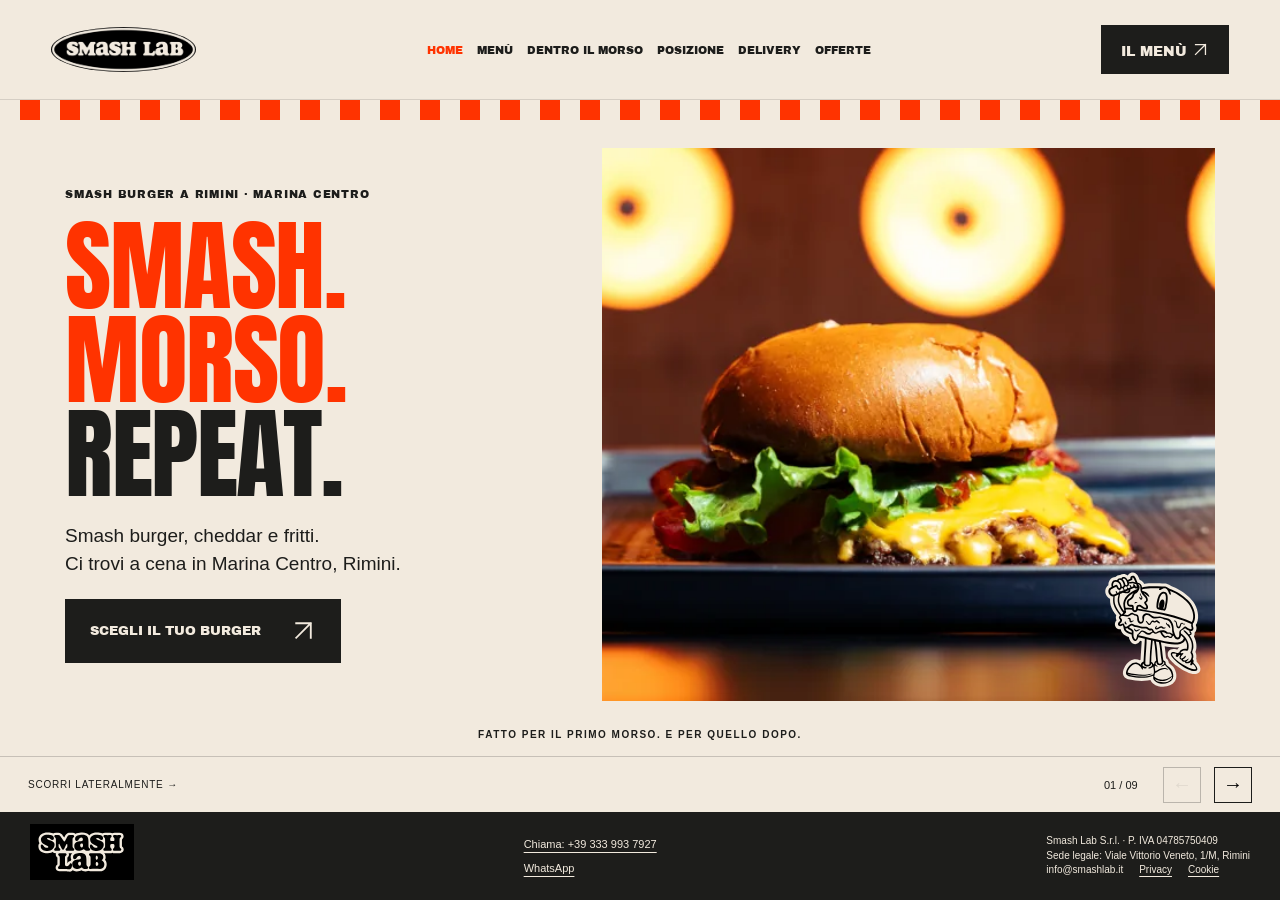
<file: index.html>
<!doctype html><html lang="it"><head><meta charset="utf-8"><meta name="viewport" content="width=device-width,initial-scale=1,viewport-fit=cover"><meta name="robots" content="noindex,nofollow"><title>Smash Burger a Rimini | Smash Lab – Marina Centro</title><link rel="stylesheet" href="styles.css?v=privacy-prezzi-20261102"><meta name="description" content="Smash burger a Rimini, in Viale Vittorio Veneto 1 a Marina Centro. Scopri hamburger, hot dog, fritti, prezzi e orari di Smash Lab."><meta property="og:type" content="website"><meta property="og:locale" content="it_IT"><meta property="og:site_name" content="Smash Lab Rimini"><meta property="og:title" content="Smash Burger a Rimini | Smash Lab – Marina Centro"><meta property="og:description" content="Smash burger a Rimini, in Viale Vittorio Veneto 1 a Marina Centro. Scopri hamburger, hot dog, fritti, prezzi e orari di Smash Lab."><meta name="twitter:card" content="summary_large_image"><link rel="icon" href="assets/smash/brand/favicon.ico" sizes="any"><link rel="icon" href="assets/smash/brand/favicon.png" type="image/png" sizes="32x32"><link rel="apple-touch-icon" href="assets/smash/brand/apple-touch-icon.png" sizes="180x180"><script type="application/ld+json">{"@context": "https://schema.org", "@type": "Restaurant", "@id": "#locale", "name": "Smash Lab", "description": "Smash burger, hot dog e fritti a Rimini, in Marina Centro.", "telephone": "+393339937927", "servesCuisine": ["Hamburger", "Smash burger"], "address": {"@type": "PostalAddress", "streetAddress": "Viale Vittorio Veneto, 1", "addressLocality": "Rimini", "postalCode": "47921", "addressRegion": "RN", "addressCountry": "IT"}, "openingHoursSpecification": [{"@type": "OpeningHoursSpecification", "dayOfWeek": ["Tuesday", "Wednesday", "Thursday"], "opens": "19:00", "closes": "22:30"}, {"@type": "OpeningHoursSpecification", "dayOfWeek": ["Friday", "Saturday"], "opens": "19:00", "closes": "23:00"}, {"@type": "OpeningHoursSpecification", "dayOfWeek": "Sunday", "opens": "19:00", "closes": "22:00"}], "sameAs": ["https://www.instagram.com/smashlab_rimini/", "https://www.facebook.com/p/SMASH-LAB-61577262377712/"], "legalName": "Smash Lab S.r.l.", "email": "info@smashlab.it"}</script><link rel="preload" href="assets/smash/fonts/Anton-Regular.ttf" as="font" type="font/ttf" crossorigin></head><body class="home-minimal"><a class="skip" href="#main">Salta al contenuto</a><header class="site-header"><a class="brand" href="index.html" aria-label="Smash Lab, home"><img src="assets/smash/brand/logo-oval.webp" alt="Smash Lab" width="700" height="215" decoding="async"></a><nav class="desktop-nav" aria-label="Navigazione principale"><a href="index.html" aria-current="page">Home</a><a href="menu.html">Menù</a><a href="dentro-il-morso.html">Dentro il morso</a><a href="posizione.html">Posizione</a><a href="delivery.html">Delivery</a><a href="offerte.html">Offerte</a></nav><a class="header-menu" href="menu.html">Il menù <svg class="ui-icon ui-arrow" viewBox="0 0 24 24" fill="none" stroke="currentColor" stroke-width="1.8" stroke-linecap="square" stroke-linejoin="miter" aria-hidden="true" focusable="false"><path d="M5 19 19 5M5 5h14v14"/></svg></a><button class="menu-toggle" aria-expanded="false" aria-controls="mobile-nav"><span>Menu</span><span class="menu-icon" aria-hidden="true"><svg class="ui-icon ui-menu" viewBox="0 0 24 24" fill="none" stroke="currentColor" stroke-width="2" aria-hidden="true" focusable="false"><path d="M3 6h18M3 12h18M3 18h18"/></svg></span></button></header><nav id="mobile-nav" class="mobile-nav" aria-label="Navigazione mobile" hidden><a href="index.html" aria-current="page">Home</a><a href="menu.html">Menù</a><a href="dentro-il-morso.html">Dentro il morso</a><a href="posizione.html">Posizione</a><a href="delivery.html">Delivery</a><a href="offerte.html">Offerte</a><p>Smash burger. Rimini.</p></nav><main id="main"><section class="hero"><div class="checker" aria-hidden="true"></div><div class="hero-copy"><h1 class="eyebrow hero-location">Smash burger a Rimini · Marina Centro</h1><p class="hero-title">Smash.<br>Morso.<br><span>Repeat.</span></p><p class="intro">Smash burger, cheddar e fritti.<br>Ci trovi a cena in Marina Centro, Rimini.</p><a class="button dark" href="menu.html">Scegli il tuo burger <span><svg class="ui-icon ui-arrow" viewBox="0 0 24 24" fill="none" stroke="currentColor" stroke-width="1.8" stroke-linecap="square" stroke-linejoin="miter" aria-hidden="true" focusable="false"><path d="M5 19 19 5M5 5h14v14"/></svg></span></a></div><div class="hero-visual"><picture class="hero-picture"><source media="(max-width:600px), (max-width:760px) and (pointer:coarse)" srcset="assets/smash/selected/hero-wide-small.webp 720w, assets/smash/selected/hero-wide.webp 1600w" sizes="100vw"><source media="(max-width:760px)" srcset="assets/smash/selected/hero-mobile-small.webp 720w, assets/smash/selected/hero-mobile.webp 1350w" sizes="100vw"><img class="hero-burger" src="assets/smash/selected/hero-wide.webp" srcset="assets/smash/selected/hero-wide-small.webp 720w, assets/smash/selected/hero-wide.webp 1600w" sizes="(min-width:1001px) 52vw, 100vw" alt="Smash burger di Smash Lab sul vassoio, Rimini Marina Centro" width="1600" height="1067" fetchpriority="high" decoding="async"></picture><img class="hero-badge" src="assets/smash/brand/mascot.svg" alt="Mascotte originale Smash Lab Rimini" width="160" height="190" decoding="async"></div><span class="hero-bottom">Fatto per il primo morso. E per quello dopo.</span></section><section class="reviews-strip" aria-labelledby="reviews-heading"><div class="reviews-heading"><div><p class="eyebrow">Il passaparola, quello buono.</p><h2 id="reviews-heading">Dicono di noi.</h2><p class="reviews-caption">Cinque recensioni a 5 stelle su Google, riportate integralmente.</p></div><div class="reviews-controls"><button type="button" data-reviews="prev" aria-label="Recensione precedente">←</button><button type="button" data-reviews="pause" aria-pressed="false">Pausa</button><button type="button" data-reviews="next" aria-label="Recensione successiva">→</button></div></div><div class="reviews-carousel" tabindex="0" role="region" aria-label="Recensioni selezionate, carosello automatico"><figure class="review-card"><div class="review-stars" role="img" aria-label="5 stelle su 5"><svg viewBox="0 0 24 24" aria-hidden="true" focusable="false"><path d="m12 2 3.1 6.3 7 .9-5.1 5 1.2 7-6.2-3.3L5.8 21l1.2-6.8-5.1-5 7-.9Z"/></svg><svg viewBox="0 0 24 24" aria-hidden="true" focusable="false"><path d="m12 2 3.1 6.3 7 .9-5.1 5 1.2 7-6.2-3.3L5.8 21l1.2-6.8-5.1-5 7-.9Z"/></svg><svg viewBox="0 0 24 24" aria-hidden="true" focusable="false"><path d="m12 2 3.1 6.3 7 .9-5.1 5 1.2 7-6.2-3.3L5.8 21l1.2-6.8-5.1-5 7-.9Z"/></svg><svg viewBox="0 0 24 24" aria-hidden="true" focusable="false"><path d="m12 2 3.1 6.3 7 .9-5.1 5 1.2 7-6.2-3.3L5.8 21l1.2-6.8-5.1-5 7-.9Z"/></svg><svg viewBox="0 0 24 24" aria-hidden="true" focusable="false"><path d="m12 2 3.1 6.3 7 .9-5.1 5 1.2 7-6.2-3.3L5.8 21l1.2-6.8-5.1-5 7-.9Z"/></svg></div><blockquote><p>Mi sono sentito bene. I ragazzi di Smash Lab hanno proprio ricercato la qualità del prodotto, impeccabile. Ho mangiato un Oklahoma double smash e patatine con cheddar e bacon, insieme ad una birra piccola. Totale: 24,50€, un po’ caro secondo me. Voto: 8.5/10 per panino, 7/10 per le patatine. La proposta sfida un po’ la richiesta locale di Rimini, che a mio avviso riguarda più altro come pesce o piadine. Il locale è molto curato. Il personale è fatto da ragazzi con voglia di fare. La posizione è ottima.</p><p>Pro: Qualità del cibo super, ambiente tranquillo, servizio iper veloce<br>Contro: Prezzo, troppo alto secondo me</p></blockquote><figcaption><strong>Manuel Notaro</strong><a href="https://www.google.com/maps?cid=4204788620813078760" target="_blank" rel="noopener noreferrer">Recensione su Google <svg class="ui-icon ui-arrow" viewBox="0 0 24 24" fill="none" stroke="currentColor" stroke-width="1.8" aria-hidden="true" focusable="false"><path d="M5 19 19 5M5 5h14v14"/></svg></a></figcaption></figure><figure class="review-card"><div class="review-stars" role="img" aria-label="5 stelle su 5"><svg viewBox="0 0 24 24" aria-hidden="true" focusable="false"><path d="m12 2 3.1 6.3 7 .9-5.1 5 1.2 7-6.2-3.3L5.8 21l1.2-6.8-5.1-5 7-.9Z"/></svg><svg viewBox="0 0 24 24" aria-hidden="true" focusable="false"><path d="m12 2 3.1 6.3 7 .9-5.1 5 1.2 7-6.2-3.3L5.8 21l1.2-6.8-5.1-5 7-.9Z"/></svg><svg viewBox="0 0 24 24" aria-hidden="true" focusable="false"><path d="m12 2 3.1 6.3 7 .9-5.1 5 1.2 7-6.2-3.3L5.8 21l1.2-6.8-5.1-5 7-.9Z"/></svg><svg viewBox="0 0 24 24" aria-hidden="true" focusable="false"><path d="m12 2 3.1 6.3 7 .9-5.1 5 1.2 7-6.2-3.3L5.8 21l1.2-6.8-5.1-5 7-.9Z"/></svg><svg viewBox="0 0 24 24" aria-hidden="true" focusable="false"><path d="m12 2 3.1 6.3 7 .9-5.1 5 1.2 7-6.2-3.3L5.8 21l1.2-6.8-5.1-5 7-.9Z"/></svg></div><blockquote><p>bella location, servizio ottimo, abbiamo aspettato circa una ventina di minuti per 5 hamburger quindi neanche troppo, prezzi forse leggermente alti ma sono completamente giustificati poichè il panino e le patatine sono veramente buonissimi. unica pecca, purtroppo, era che essendo pieni tutti i tavoli fuori ci siamo dovuti sedere dentro dove c’era l’aria condizionata spenta e faceva abbastanza caldo. Per il resto posto consigliatissimo e 5 stelle meritate perché si mangia veramente bene.</p></blockquote><figcaption><strong>Emanuele Margini (idol)</strong><a href="https://www.google.com/maps?cid=4204788620813078760" target="_blank" rel="noopener noreferrer">Recensione su Google <svg class="ui-icon ui-arrow" viewBox="0 0 24 24" fill="none" stroke="currentColor" stroke-width="1.8" aria-hidden="true" focusable="false"><path d="M5 19 19 5M5 5h14v14"/></svg></a></figcaption></figure><figure class="review-card"><div class="review-stars" role="img" aria-label="5 stelle su 5"><svg viewBox="0 0 24 24" aria-hidden="true" focusable="false"><path d="m12 2 3.1 6.3 7 .9-5.1 5 1.2 7-6.2-3.3L5.8 21l1.2-6.8-5.1-5 7-.9Z"/></svg><svg viewBox="0 0 24 24" aria-hidden="true" focusable="false"><path d="m12 2 3.1 6.3 7 .9-5.1 5 1.2 7-6.2-3.3L5.8 21l1.2-6.8-5.1-5 7-.9Z"/></svg><svg viewBox="0 0 24 24" aria-hidden="true" focusable="false"><path d="m12 2 3.1 6.3 7 .9-5.1 5 1.2 7-6.2-3.3L5.8 21l1.2-6.8-5.1-5 7-.9Z"/></svg><svg viewBox="0 0 24 24" aria-hidden="true" focusable="false"><path d="m12 2 3.1 6.3 7 .9-5.1 5 1.2 7-6.2-3.3L5.8 21l1.2-6.8-5.1-5 7-.9Z"/></svg><svg viewBox="0 0 24 24" aria-hidden="true" focusable="false"><path d="m12 2 3.1 6.3 7 .9-5.1 5 1.2 7-6.2-3.3L5.8 21l1.2-6.8-5.1-5 7-.9Z"/></svg></div><blockquote><p>Patatine e smash spaziali, veramente tutto buono e ci hanno servito anche velocemente.<br>Unica pecca, non ho ben capito la scelta di mettere il cheddar sul fondo delle patatine, abbiamo comunque raschiato il fondo pur di mangiarlo, però avrei apprezzato fosse completamente sulle patatine.</p></blockquote><figcaption><strong>Manuel Romanelli</strong><a href="https://www.google.com/maps?cid=4204788620813078760" target="_blank" rel="noopener noreferrer">Recensione su Google <svg class="ui-icon ui-arrow" viewBox="0 0 24 24" fill="none" stroke="currentColor" stroke-width="1.8" aria-hidden="true" focusable="false"><path d="M5 19 19 5M5 5h14v14"/></svg></a></figcaption></figure><figure class="review-card"><div class="review-stars" role="img" aria-label="5 stelle su 5"><svg viewBox="0 0 24 24" aria-hidden="true" focusable="false"><path d="m12 2 3.1 6.3 7 .9-5.1 5 1.2 7-6.2-3.3L5.8 21l1.2-6.8-5.1-5 7-.9Z"/></svg><svg viewBox="0 0 24 24" aria-hidden="true" focusable="false"><path d="m12 2 3.1 6.3 7 .9-5.1 5 1.2 7-6.2-3.3L5.8 21l1.2-6.8-5.1-5 7-.9Z"/></svg><svg viewBox="0 0 24 24" aria-hidden="true" focusable="false"><path d="m12 2 3.1 6.3 7 .9-5.1 5 1.2 7-6.2-3.3L5.8 21l1.2-6.8-5.1-5 7-.9Z"/></svg><svg viewBox="0 0 24 24" aria-hidden="true" focusable="false"><path d="m12 2 3.1 6.3 7 .9-5.1 5 1.2 7-6.2-3.3L5.8 21l1.2-6.8-5.1-5 7-.9Z"/></svg><svg viewBox="0 0 24 24" aria-hidden="true" focusable="false"><path d="m12 2 3.1 6.3 7 .9-5.1 5 1.2 7-6.2-3.3L5.8 21l1.2-6.8-5.1-5 7-.9Z"/></svg></div><blockquote><p>É la seconda volta che ceniamo allo smash Lab, come nella prima occasione siamo stati benissimo. I panini molto buoni, precisi come in foto, buonissimi sia quelli con la carne che con il pollo. Buone e particolari le salse che puoi aggiungere. Nota positiva anche per le patatine fritte, pienissime di cheddar e bacon. In generale un bel menu, bella scelta di panini. Sicuramente ritorneremo.</p></blockquote><figcaption><strong>Ilenia Ruscetti</strong><a href="https://www.google.com/maps?cid=4204788620813078760" target="_blank" rel="noopener noreferrer">Recensione su Google <svg class="ui-icon ui-arrow" viewBox="0 0 24 24" fill="none" stroke="currentColor" stroke-width="1.8" aria-hidden="true" focusable="false"><path d="M5 19 19 5M5 5h14v14"/></svg></a></figcaption></figure><figure class="review-card"><div class="review-stars" role="img" aria-label="5 stelle su 5"><svg viewBox="0 0 24 24" aria-hidden="true" focusable="false"><path d="m12 2 3.1 6.3 7 .9-5.1 5 1.2 7-6.2-3.3L5.8 21l1.2-6.8-5.1-5 7-.9Z"/></svg><svg viewBox="0 0 24 24" aria-hidden="true" focusable="false"><path d="m12 2 3.1 6.3 7 .9-5.1 5 1.2 7-6.2-3.3L5.8 21l1.2-6.8-5.1-5 7-.9Z"/></svg><svg viewBox="0 0 24 24" aria-hidden="true" focusable="false"><path d="m12 2 3.1 6.3 7 .9-5.1 5 1.2 7-6.2-3.3L5.8 21l1.2-6.8-5.1-5 7-.9Z"/></svg><svg viewBox="0 0 24 24" aria-hidden="true" focusable="false"><path d="m12 2 3.1 6.3 7 .9-5.1 5 1.2 7-6.2-3.3L5.8 21l1.2-6.8-5.1-5 7-.9Z"/></svg><svg viewBox="0 0 24 24" aria-hidden="true" focusable="false"><path d="m12 2 3.1 6.3 7 .9-5.1 5 1.2 7-6.2-3.3L5.8 21l1.2-6.8-5.1-5 7-.9Z"/></svg></div><blockquote><p>Ho mangiato da questi ragazzi già in più occasioni, sia con consegna a domicilio che sul posto. Mi sono sempre trovato bene, mangio dei panini incredibili e sempre uguali, le patatine più buone che ci siano in giro. È consigliatissimo. Bravi ragazzi, continuate cosi</p></blockquote><figcaption><strong>simone tontini</strong><a href="https://www.google.com/maps?cid=4204788620813078760" target="_blank" rel="noopener noreferrer">Recensione su Google <svg class="ui-icon ui-arrow" viewBox="0 0 24 24" fill="none" stroke="currentColor" stroke-width="1.8" aria-hidden="true" focusable="false"><path d="M5 19 19 5M5 5h14v14"/></svg></a></figcaption></figure></div><a class="reviews-all" href="https://www.google.com/maps?cid=4204788620813078760" target="_blank" rel="noopener noreferrer">Leggi tutte le recensioni su Google <svg class="ui-icon ui-arrow" viewBox="0 0 24 24" fill="none" stroke="currentColor" stroke-width="1.8" aria-hidden="true" focusable="false"><path d="M5 19 19 5M5 5h14v14"/></svg></a></section></main><template id="desktop-tour"><div class="tour-group" data-tour="menu"><section class="legacy-menu" id="tour-menu-board-section" data-theme="paper">
        <div class="menu-board" tabindex="0" role="region" aria-label="Menù cibo e bevande">
          <h2 class="menu-seo-title">Il menù di Smash Lab, smash burger a Rimini</h2>
          <p class="menu-display-title">Choose your weapon.</p><p class="mobile-menu-tip">Tocca un piatto per leggere gli ingredienti.</p>
          <nav class="menu-shortcuts" aria-label="Sezioni del menù"><a href="#tour-smash-burgers">Da mangiare</a><a href="#tour-drink-list">Drink</a></nav><div class="menu-list">
            <h2 class="menu-category" id="tour-smash-burgers">Smash burgers</h2>
            <details class="menu-item"><summary data-price="11" data-info="Manzo smashed, cheddar, bacon, cetriolini, insalata, pomodoro, ketchup, maionese al limone">Smash classic<span>11</span></summary><p class="dish-ingredients">Manzo smashed, cheddar, bacon, cetriolini, insalata, pomodoro, ketchup, maionese al limone</p></details>
            <details class="menu-item"><summary data-price="13" data-info="Doppio manzo, doppio cheddar, doppio bacon, cetriolini, insalata, pomodoro, ketchup, maionese al limone">Double smash classic<span>13</span></summary><p class="dish-ingredients">Doppio manzo, doppio cheddar, doppio bacon, cetriolini, insalata, pomodoro, ketchup, maionese al limone</p></details>
            <details class="menu-item"><summary data-price="13" data-info="Manzo smashed, bacon, cheddar, insalata, pomodoro, salsa crispy fatta in casa">Crispy smash<span>13</span></summary><p class="dish-ingredients">Manzo smashed, bacon, cheddar, insalata, pomodoro, salsa crispy fatta in casa</p></details>
            <details class="menu-item"><summary data-price="14" data-info="Doppio manzo smashed, bacon, cheddar, cipolla caramellata, ketchup, senape">Oklahoma double smash<span>14</span></summary><p class="dish-ingredients">Doppio manzo smashed, bacon, cheddar, cipolla caramellata, ketchup, senape</p></details>
            <details class="menu-item"><summary data-price="14" data-info="Doppio manzo smashed, scamorza affumicata, salsa nduja, bacon">Abba's burger<span>14</span></summary><p class="dish-ingredients">Doppio manzo smashed, scamorza affumicata, salsa nduja, bacon</p></details>
            <details class="menu-item"><summary data-price="12" data-info="Filetto di pollo fritto in pastella, bacon, insalata, pomodoro, salsa crispy">Crispy chicken<span>12</span></summary><p class="dish-ingredients">Filetto di pollo fritto in pastella, bacon, insalata, pomodoro, salsa crispy</p></details>
            <details class="menu-item"><summary data-price="11" data-info="Filetto di pollo, insalata, salsa BBQ">Chicken burger<span>11</span></summary><p class="dish-ingredients">Filetto di pollo, insalata, salsa BBQ</p></details>
            <details class="menu-item"><summary data-price="14" data-info="Manzo smashed, formaggio di fossa, crema di pistacchi, bacon crispy, pomodoro, insalata">Jerry's burger<span>14</span></summary><p class="dish-ingredients">Manzo smashed, formaggio di fossa, crema di pistacchi, bacon crispy, pomodoro, insalata</p></details>
            <details class="menu-item"><summary data-price="10" data-info="Hamburger vegetale, maionese al limone, insalata, pomodoro">Vegetarian burger<span>10</span></summary><p class="dish-ingredients">Hamburger vegetale, maionese al limone, insalata, pomodoro</p></details>
            <details class="menu-item"><summary data-price="14" data-info="Doppio manzo, bacon cheddar, cipolla caramellata, cetriolini, salsa crispy fatta in casa">Billy's burger<span>14</span></summary><p class="dish-ingredients">Doppio manzo, bacon cheddar, cipolla caramellata, cetriolini, salsa crispy fatta in casa</p></details>
            <h2 class="menu-category" id="tour-hot-dog">Hot dog</h2>
            <details class="menu-item"><summary data-price="7" data-info="Wurstel, ketchup, maionese al limone">Hot dog<span>7</span></summary><p class="dish-ingredients">Wurstel, ketchup, maionese al limone</p></details>
            <h2 class="menu-category" id="tour-sfiziosita">Sfiziosità</h2>
            <details class="menu-item"><summary data-price="5" data-info="Patatine fritte">Patatine fritte<span>5</span></summary><p class="dish-ingredients">Patatine fritte</p></details>
            <details class="menu-item"><summary data-price="6" data-info="Patatine fritte con cheddar e bacon">Patatine cheddar e bacon<span>6</span></summary><p class="dish-ingredients">Patatine fritte con cheddar e bacon</p></details>
            <details class="menu-item"><summary data-price="6" data-info="Patatine dolci fritte">Patatine dolci<span>6</span></summary><p class="dish-ingredients">Patatine dolci fritte</p></details>
            <details class="menu-item"><summary data-price="6" data-info="Filetti di pollo fritti">Filetti di pollo fritti<span>6</span></summary><p class="dish-ingredients">Filetti di pollo fritti</p></details>
            <details class="menu-item"><summary data-price="6" data-info="Filetto di pollo piccante">Filetto di pollo piccante<span>6</span></summary><p class="dish-ingredients">Filetto di pollo piccante</p></details>
            <details class="menu-item"><summary data-price="5" data-info="Jalapenos">Jalapenos<span>5</span></summary><p class="dish-ingredients">Jalapenos</p></details>
<details class="menu-item"><summary data-price="6" data-info="Alette di pollo piccanti">Alette di pollo piccanti<span>6</span></summary><p class="dish-ingredients">Alette di pollo piccanti</p></details>
<details class="menu-item"><summary data-price="6" data-info="Bocconcini di pulled pork">Bocconcini di pulled pork<span>6</span></summary><p class="dish-ingredients">Bocconcini di pulled pork</p></details>
<h2 class="menu-category" id="tour-salse">Salse fatte in casa</h2><details class="menu-item"><summary data-price="0,30" data-info="Servita a parte.">Maionese al limone<span>0,30</span></summary><p class="dish-ingredients">Servita a parte.</p></details>
<details class="menu-item"><summary data-price="0,40" data-info="Servita a parte.">Salsa crispy<span>0,40</span></summary><p class="dish-ingredients">Servita a parte.</p></details>
<details class="menu-item"><summary data-price="0,40" data-info="Servita a parte.">Salsa Lab<span>0,40</span></summary><p class="dish-ingredients">Servita a parte.</p></details>
<details class="menu-item"><summary data-price="0,30" data-info="Servita a parte.">Salsa BBQ<span>0,30</span></summary><p class="dish-ingredients">Servita a parte.</p></details>
<details class="menu-item"><summary data-price="0,20" data-info="Servita a parte.">Maionese<span>0,20</span></summary><p class="dish-ingredients">Servita a parte.</p></details>
<details class="menu-item"><summary data-price="0,20" data-info="Servita a parte.">Ketchup<span>0,20</span></summary><p class="dish-ingredients">Servita a parte.</p></details>
<h2 class="menu-category" id="tour-dolci">Dolci</h2><details class="menu-item"><summary data-price="5" data-info="Torta Lotus">Torta Lotus<span>5</span></summary><p class="dish-ingredients">Torta Lotus</p></details>
<details class="menu-item"><summary data-price="5" data-info="Brownies">Brownies<span>5</span></summary><p class="dish-ingredients">Brownies</p></details>
<details class="menu-item"><summary data-price="5" data-info="American cheesecake">American cheesecake<span>5</span></summary><p class="dish-ingredients">American cheesecake</p></details>
          </div>
          <div class="menu-info" aria-live="polite" aria-atomic="true">
            <strong>Ingredienti e prezzo</strong>
            <span>Seleziona una voce per leggere ingredienti e prezzo.</span>
          </div><section id="tour-drink-list" class="drinks-menu" aria-labelledby="drink-title"><p class="eyebrow">Da bere · Smash Lab</p><h2 id="tour-drink-title" class="drink-title">Drink list.</h2><p class="drink-note">Birre, cocktail, gin e analcolici.</p><div class="drinks-grid"><section class="drink-category"><h3>Birra in bottiglia</h3><dl><div class="drink-row"><dt>Beck’s</dt><dd>4 €</dd></div><div class="drink-row"><dt>Corona</dt><dd>4 €</dd></div><div class="drink-row"><dt>Corona 0</dt><dd>4 €</dd></div><div class="drink-row"><dt>Augustiner</dt><dd>6 €</dd></div><div class="drink-row"><dt>Ichnusa</dt><dd>4 €</dd></div><div class="drink-row"><dt>Ichnusa non filtrata</dt><dd>4 €</dd></div><div class="drink-row"><dt>Ceres</dt><dd>4 €</dd></div></dl></section><section class="drink-category"><h3>Birra alla spina</h3><dl><div class="drink-row"><dt>Stella Artois</dt><dd>3,50 / 5 €</dd></div><div class="drink-row"><dt>Hoegarden</dt><dd>4 / 6 €</dd></div><div class="drink-row"><dt>Leffe Rouge</dt><dd>7 €</dd></div></dl></section><section class="drink-category"><h3>Acqua</h3><dl><div class="drink-row"><dt>Acqua naturale 1 L</dt><dd>2,50 €</dd></div><div class="drink-row"><dt>Acqua naturale 0,5 L</dt><dd>1,50 €</dd></div></dl></section><section class="drink-category"><h3>Cocktail</h3><dl><div class="drink-row"><dt>Spritz</dt><dd>7 €</dd></div><div class="drink-row"><dt>Americano</dt><dd>7 €</dd></div><div class="drink-row"><dt>Negroni</dt><dd>7 €</dd></div><div class="drink-row"><dt>Vodka tonic</dt><dd>7 €</dd></div><div class="drink-row"><dt>V. Grey Goose</dt><dd>10 €</dd></div></dl></section><section class="drink-category"><h3>Gin</h3><dl><div class="drink-row"><dt>Mare</dt><dd>10 €</dd></div><div class="drink-row"><dt>Hendrick’s</dt><dd>10 €</dd></div><div class="drink-row"><dt>Malfy Pompelmo</dt><dd>10 €</dd></div><div class="drink-row"><dt>Bulldog</dt><dd>9 €</dd></div><div class="drink-row"><dt>Gin base</dt><dd>8 €</dd></div></dl></section><section class="drink-category"><h3>Analcolici in bottiglia</h3><dl><div class="drink-row"><dt>Coca-Cola</dt><dd>3,50 €</dd></div><div class="drink-row"><dt>Coca-Cola Zero</dt><dd>3,50 €</dd></div><div class="drink-row"><dt>Fanta</dt><dd>3,50 €</dd></div><div class="drink-row"><dt>Sprite</dt><dd>3,50 €</dd></div><div class="drink-row"><dt>Tè pesca</dt><dd>3 €</dd></div><div class="drink-row"><dt>Tè limone</dt><dd>3 €</dd></div></dl></section><section class="drink-category"><h3>Analcolici in lattina</h3><dl><div class="drink-row"><dt>Coca-Cola</dt><dd>2,50 €</dd></div><div class="drink-row"><dt>Coca-Cola Zero</dt><dd>2,50 €</dd></div><div class="drink-row"><dt>Fanta</dt><dd>2,50 €</dd></div><div class="drink-row"><dt>Sprite</dt><dd>2,50 €</dd></div></dl></section><section class="drink-category"><h3>Analcolici alla spina</h3><dl><div class="drink-row"><dt>Coca-Cola</dt><dd>2,50 / 4 €</dd></div></dl></section></div><p class="drink-note">Per le bevande con due prezzi, chiedi al personale i formati disponibili.</p></section>
          <p class="legacy-allergens">Per informazioni su allergeni e intolleranze, rivolgiti al personale prima di ordinare.</p>
        </div>
      </section></div><div class="tour-group" data-tour="foto"><section class="tour-gallery"><div class="gallery-board" tabindex="0" role="region" aria-label="Galleria fotografica"><header class="gallery-board-heading"><p class="eyebrow">Smash Lab Rimini · In immagini</p><h2>Dentro il morso.</h2><p>Cinque scatti. Scorri in basso per guardarli tutti.</p></header><div class="gallery-board-grid"><figure class="bite-frame bite-frame-1"><img src="assets/smash/selected/gallery-bacon.webp" srcset="assets/smash/selected/gallery-bacon-small.webp 640w, assets/smash/selected/gallery-bacon.webp 1400w" sizes="(min-width:1001px) 75vw, 100vw" alt="Burger Smash Lab con bacon e formaggio in primo piano, Rimini" loading="lazy" decoding="async" width="1400" height="933"><figcaption><span>01 / 05</span><span>Bacon in primo piano.</span></figcaption></figure><figure class="bite-frame bite-frame-2"><img src="assets/smash/selected/gallery-classic.webp" srcset="assets/smash/selected/gallery-classic-small.webp 640w, assets/smash/selected/gallery-classic.webp 1400w" sizes="(min-width:1001px) 75vw, 100vw" alt="Burger Smash Lab con cheddar, insalata e pomodoro su tovaglia a scacchi, Rimini" loading="lazy" decoding="async" width="1400" height="933"><figcaption><span>02 / 05</span><span>Fino all’ultimo strato.</span></figcaption></figure><figure class="bite-frame bite-frame-3"><img src="assets/smash/selected/fries-bacon.webp" srcset="assets/smash/selected/fries-bacon-small.webp 720w, assets/smash/selected/fries-bacon.webp 1600w" sizes="(min-width:1001px) 75vw, 100vw" alt="Patatine con cheddar e bacon, Rimini" loading="lazy" decoding="async" width="1600" height="1067"><figcaption><span>03 / 05</span><span>Extra, senza scuse.</span></figcaption></figure><figure class="bite-frame bite-frame-4"><img src="assets/smash/selected/gallery-crispy-wide.webp" srcset="assets/smash/selected/gallery-crispy-wide-small.webp 640w, assets/smash/selected/gallery-crispy-wide.webp 1400w" sizes="(min-width:1001px) 75vw, 100vw" alt="Burger e bocconcini di pollo fritto sul vassoio Smash Lab, Rimini" loading="lazy" decoding="async" width="1400" height="933"><figcaption><span>04 / 05</span><span>Questione di croccantezza.</span></figcaption></figure><figure class="bite-frame bite-frame-5"><img src="assets/smash/selected/burger-tray.webp" srcset="assets/smash/selected/burger-tray-small.webp 720w, assets/smash/selected/burger-tray.webp 1600w" sizes="(min-width:1001px) 75vw, 100vw" alt="Burger con patatine sul vassoio Smash Lab, Rimini" loading="lazy" decoding="async" width="1600" height="1067"><figcaption><span>05 / 05</span><span>Il prossimo è tuo.</span></figcaption></figure></div></div></section></div><div class="tour-group" data-tour="posizione"><header class="page-heading"><p class="eyebrow">Posizione</p><h2>Smash Lab<br>a Marina Centro.</h2><p class="intro">Dove siamo, orari e contatti a Rimini.</p></header><section class="location-layout section"><div class="location-card"><p class="eyebrow">Smash Lab · Rimini</p><h2>Trova il<br>prossimo morso.</h2><p class="body-copy">Viale Vittorio Veneto, 1<br>47921 Rimini RN<br>Nel cuore di Marina Centro.</p><p class="body-copy"><a href="tel:+393339937927">Telefono: +39 333 993 7927</a><br><a class="location-whatsapp" href="https://wa.me/393339937927" target="_blank" rel="noopener noreferrer">Scrivici su WhatsApp</a></p><a class="button dark" href="https://www.google.com/maps/dir/?api=1&amp;destination=Viale%20Vittorio%20Veneto%201%2047921%20Rimini" target="_blank" rel="noopener noreferrer">Apri le indicazioni <svg class="ui-icon ui-arrow" viewBox="0 0 24 24" fill="none" stroke="currentColor" stroke-width="1.8" stroke-linecap="square" stroke-linejoin="miter" aria-hidden="true" focusable="false"><path d="M5 19 19 5M5 5h14v14"/></svg></a></div><div class="location-art"><img src="assets/smash/brand/badge.svg" alt="Smash Lab Rimini" width="350" height="414" decoding="async"></div></section><section class="hours-section section"><p class="eyebrow">Quando ci trovi</p><h2>Ci vediamo<br>per cena.</h2><dl class="opening-hours"><div><dt>Lunedì</dt><dd>Chiuso</dd></div><div><dt>Martedì – Giovedì</dt><dd>19:00 – 22:30</dd></div><div><dt>Venerdì – Sabato</dt><dd>19:00 – 23:00</dd></div><div><dt>Domenica</dt><dd>19:00 – 22:00</dd></div></dl></section></div><div class="tour-group" data-tour="delivery"><section class="coming-panel coming-01"><div class="coming-copy"><p class="eyebrow">Delivery · Smash Lab</p><span class="coming-status">Ordini online · Prossimamente</span><h2>Il prossimo morso.<br>A casa tua.</h2><p class="body-copy">Presto potrai ordinare direttamente dal nostro sito. Stiamo preparando il servizio: ancora un po’ di pazienza, poi si parte.</p><a class="button dark" href="menu.html">Intanto, guarda il menù <svg class="ui-icon ui-arrow" viewBox="0 0 24 24" fill="none" stroke="currentColor" stroke-width="1.8" stroke-linecap="square" stroke-linejoin="miter" aria-hidden="true" focusable="false"><path d="M5 19 19 5M5 5h14v14"/></svg></a></div><div class="coming-stamp" aria-hidden="true"><span>Smash Lab</span><strong>COMING<br>SOON<span><svg class="ui-icon ui-arrow" viewBox="0 0 24 24" fill="none" stroke="currentColor" stroke-width="1.8" stroke-linecap="square" stroke-linejoin="miter" aria-hidden="true" focusable="false"><path d="M5 19 19 5M5 5h14v14"/></svg></span></strong><span>Delivery · Rimini</span></div></section></div><div class="tour-group" data-tour="offerte"><section class="coming-panel coming-02"><div class="coming-copy"><p class="eyebrow">Offerte · Smash Lab</p><span class="coming-status">Novità in arrivo</span><h2>Qualcosa bolle.<br>Anzi, smasha.</h2><p class="body-copy">Le nostre offerte saranno presto disponibili qui. Torna a dare un’occhiata: il prossimo morso potrebbe avere una sorpresa.</p><a class="button dark" href="menu.html">Intanto, guarda il menù <svg class="ui-icon ui-arrow" viewBox="0 0 24 24" fill="none" stroke="currentColor" stroke-width="1.8" stroke-linecap="square" stroke-linejoin="miter" aria-hidden="true" focusable="false"><path d="M5 19 19 5M5 5h14v14"/></svg></a></div><div class="coming-stamp" aria-hidden="true"><span>Smash Lab</span><strong>COMING<br>SOON<span><svg class="ui-icon ui-arrow" viewBox="0 0 24 24" fill="none" stroke="currentColor" stroke-width="1.8" stroke-linecap="square" stroke-linejoin="miter" aria-hidden="true" focusable="false"><path d="M5 19 19 5M5 5h14v14"/></svg></span></strong><span>Offerte · Rimini</span></div></section></div></template><footer class="site-footer"><a href="index.html" aria-label="Smash Lab, home"><img src="assets/smash/brand/wordmark.svg" alt="Smash Lab" width="154" height="71" loading="lazy" decoding="async"></a><p>Smash burger in Romagna.<br>Viale Vittorio Veneto, 1<br>47921 Rimini · Marina Centro</p><nav aria-label="Navigazione nel footer"><a href="index.html" aria-current="page">Home</a><a href="menu.html">Menù</a><a href="dentro-il-morso.html">Dentro il morso</a><a href="posizione.html">Posizione</a><a href="delivery.html">Delivery</a><a href="offerte.html">Offerte</a></nav><a class="footer-review" href="https://www.google.com/searchviewer/10?svid=CAwSHRIbCgNwdnESFENnMHZaeTh4TVhsa2JHdG1NM0kxGAo#sv=[base64]" target="_blank" rel="noopener noreferrer">Recensioni su Google <svg class="ui-icon ui-arrow" viewBox="0 0 24 24" fill="none" stroke="currentColor" stroke-width="1.8" stroke-linecap="square" stroke-linejoin="miter" aria-hidden="true" focusable="false"><path d="M5 19 19 5M5 5h14v14"/></svg></a><div class="footer-contacts"><p>Mar–Gio 19–22:30 · Ven–Sab 19–23<br>Dom 19–22 · Lunedì chiuso</p><a href="tel:+393339937927">Chiama: +39 333 993 7927</a><a href="https://wa.me/393339937927" target="_blank" rel="noopener noreferrer">WhatsApp</a><a href="https://www.instagram.com/smashlab_rimini/" target="_blank" rel="noopener noreferrer">Instagram</a><a href="https://www.facebook.com/p/SMASH-LAB-61577262377712/" target="_blank" rel="noopener noreferrer">Facebook</a><a href="faq.html">Domande frequenti</a></div><p class="legal-business">Smash Lab S.r.l. · P. IVA 04785750409<br>Sede legale: Viale Vittorio Veneto, 1/M, Rimini<br><a href="mailto:info@smashlab.it">info@smashlab.it</a><span class="footer-policies"><a href="privacy.html">Privacy</a><a href="cookie.html">Cookie</a></span></p><span class="footer-note">Smash Lab · Tutto il gusto, senza giri di parole.</span></footer><div class="mobile-dock"><a href="menu.html" >Scopri il menù <span><svg class="ui-icon ui-arrow" viewBox="0 0 24 24" fill="none" stroke="currentColor" stroke-width="1.8" stroke-linecap="square" stroke-linejoin="miter" aria-hidden="true" focusable="false"><path d="M5 19 19 5M5 5h14v14"/></svg></span></a><a href="tel:+393339937927">Chiama <span aria-hidden="true"><svg class="ui-icon" viewBox="0 0 24 24" fill="none" stroke="currentColor" stroke-width="1.8"><path d="M7 3 3 5c-1 7 9 17 16 16l2-4-5-3-2 2c-3-1-5-3-6-6l2-2Z"/></svg></span></a><a class="dock-whatsapp" href="https://wa.me/393339937927" target="_blank" rel="noopener noreferrer">WhatsApp</a></div><script src="script.js?v=privacy-prezzi-20261102"></script></body></html>
</file>
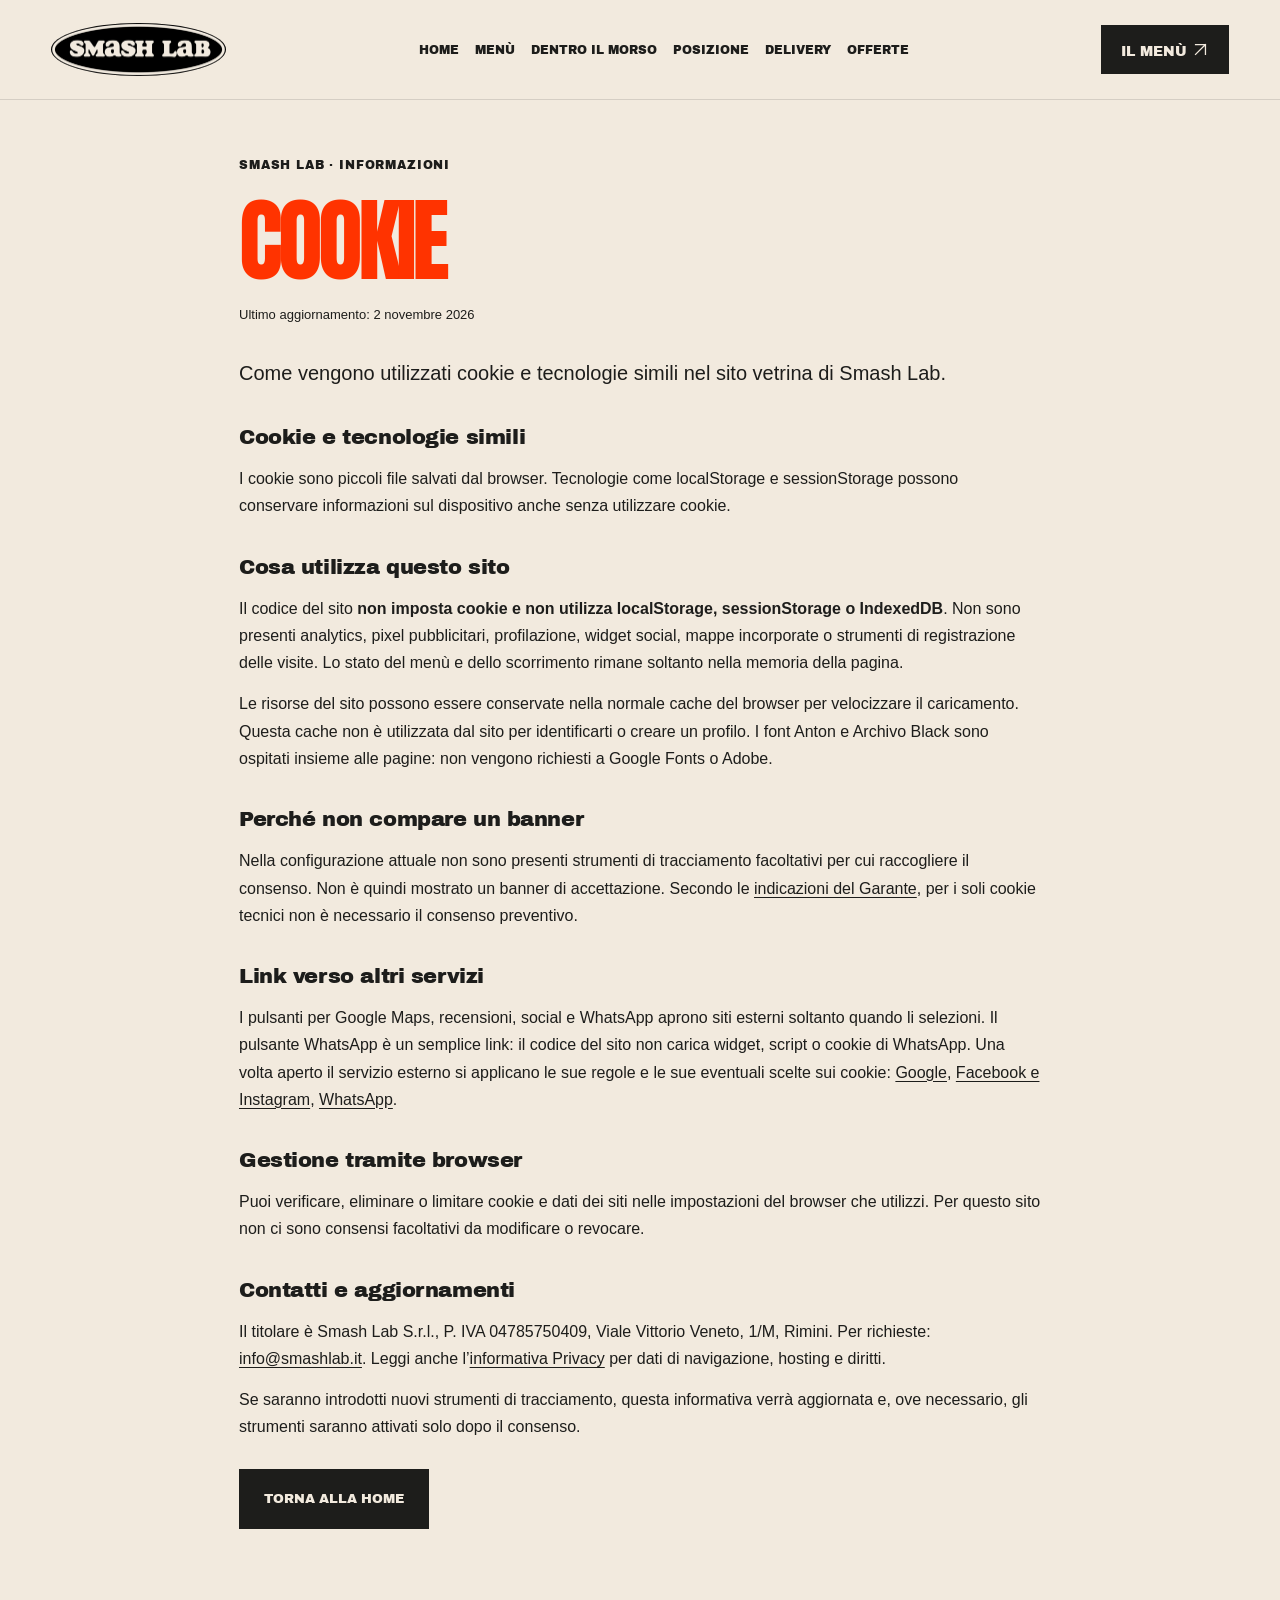
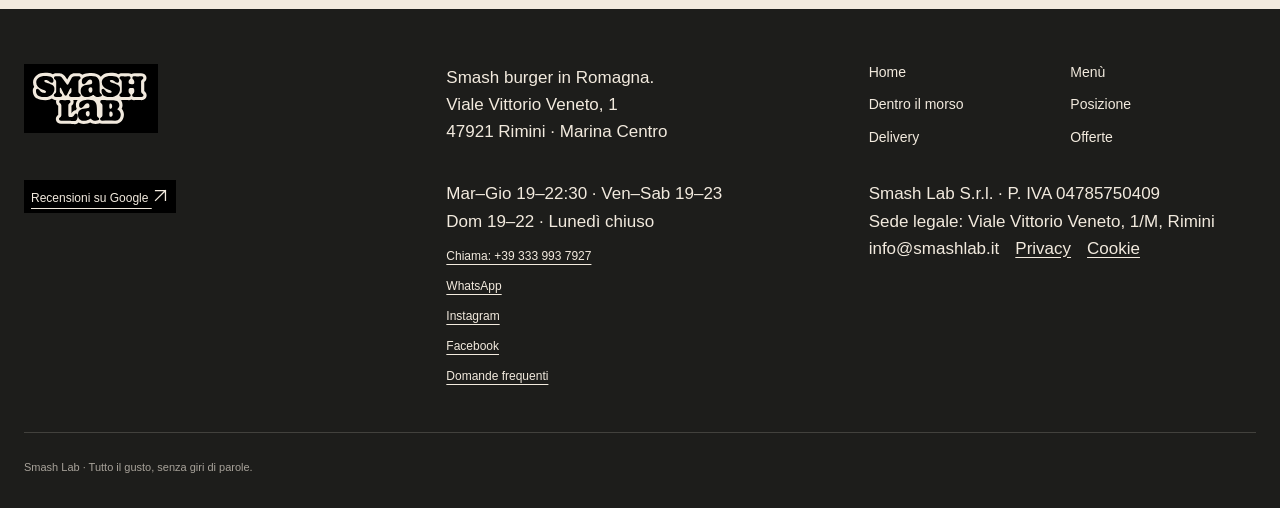
<file: cookie.html>
<!doctype html><html lang="it"><head><meta charset="utf-8"><meta name="viewport" content="width=device-width,initial-scale=1,viewport-fit=cover"><meta name="robots" content="noindex,nofollow"><title>Cookie | Smash Lab Rimini</title><link rel="stylesheet" href="styles.css?v=privacy-prezzi-20261102"><meta name="description" content="Cookie, tecnologie di navigazione e servizi esterni del sito di Smash Lab Rimini."><meta property="og:type" content="website"><meta property="og:locale" content="it_IT"><meta property="og:site_name" content="Smash Lab Rimini"><meta property="og:title" content="Cookie | Smash Lab Rimini"><meta property="og:description" content="Cookie, tecnologie di navigazione e servizi esterni del sito di Smash Lab Rimini."><meta name="twitter:card" content="summary_large_image"><link rel="icon" href="assets/smash/brand/favicon.ico" sizes="any"><link rel="icon" href="assets/smash/brand/favicon.png" type="image/png" sizes="32x32"><link rel="apple-touch-icon" href="assets/smash/brand/apple-touch-icon.png" sizes="180x180"><link rel="preload" href="assets/smash/fonts/Anton-Regular.ttf" as="font" type="font/ttf" crossorigin></head><body class="policy-page"><a class="skip" href="#main">Salta al contenuto</a><header class="site-header"><a class="brand" href="index.html" aria-label="Smash Lab, home"><img src="assets/smash/brand/logo-oval.webp" alt="Smash Lab" width="700" height="215" decoding="async"></a><nav class="desktop-nav" aria-label="Navigazione principale"><a href="index.html">Home</a><a href="menu.html">Menù</a><a href="dentro-il-morso.html">Dentro il morso</a><a href="posizione.html">Posizione</a><a href="delivery.html">Delivery</a><a href="offerte.html">Offerte</a></nav><a class="header-menu" href="menu.html">Il menù <svg class="ui-icon ui-arrow" viewBox="0 0 24 24" fill="none" stroke="currentColor" stroke-width="1.8" stroke-linecap="square" stroke-linejoin="miter" aria-hidden="true" focusable="false"><path d="M5 19 19 5M5 5h14v14"/></svg></a><button class="menu-toggle" aria-expanded="false" aria-controls="mobile-nav"><span>Menu</span><span class="menu-icon" aria-hidden="true"><svg class="ui-icon ui-menu" viewBox="0 0 24 24" fill="none" stroke="currentColor" stroke-width="2" aria-hidden="true" focusable="false"><path d="M3 6h18M3 12h18M3 18h18"/></svg></span></button></header><nav id="mobile-nav" class="mobile-nav" aria-label="Navigazione mobile" hidden><a href="index.html">Home</a><a href="menu.html">Menù</a><a href="dentro-il-morso.html">Dentro il morso</a><a href="posizione.html">Posizione</a><a href="delivery.html">Delivery</a><a href="offerte.html">Offerte</a><p>Smash burger. Rimini.</p></nav><main id="main" class="policy-main"><article class="policy-content"><p class="eyebrow">Smash Lab · Informazioni</p><h1>Cookie</h1><p class="policy-date">Ultimo aggiornamento: 2 novembre 2026</p><p class="policy-lead">Come vengono utilizzati cookie e tecnologie simili nel sito vetrina di Smash Lab.</p>
<h2>Cookie e tecnologie simili</h2><p>I cookie sono piccoli file salvati dal browser. Tecnologie come localStorage e sessionStorage possono conservare informazioni sul dispositivo anche senza utilizzare cookie.</p>
<h2>Cosa utilizza questo sito</h2><p>Il codice del sito <strong>non imposta cookie e non utilizza localStorage, sessionStorage o IndexedDB</strong>. Non sono presenti analytics, pixel pubblicitari, profilazione, widget social, mappe incorporate o strumenti di registrazione delle visite. Lo stato del menù e dello scorrimento rimane soltanto nella memoria della pagina.</p><p>Le risorse del sito possono essere conservate nella normale cache del browser per velocizzare il caricamento. Questa cache non è utilizzata dal sito per identificarti o creare un profilo. I font Anton e Archivo Black sono ospitati insieme alle pagine: non vengono richiesti a Google Fonts o Adobe.</p>
<h2>Perché non compare un banner</h2><p>Nella configurazione attuale non sono presenti strumenti di tracciamento facoltativi per cui raccogliere il consenso. Non è quindi mostrato un banner di accettazione. Secondo le <a href="https://www.garanteprivacy.it/faq/cookie" target="_blank" rel="noopener noreferrer">indicazioni del Garante</a>, per i soli cookie tecnici non è necessario il consenso preventivo.</p>
<h2>Link verso altri servizi</h2><p>I pulsanti per Google Maps, recensioni, social e WhatsApp aprono siti esterni soltanto quando li selezioni. Il pulsante WhatsApp è un semplice link: il codice del sito non carica widget, script o cookie di WhatsApp. Una volta aperto il servizio esterno si applicano le sue regole e le sue eventuali scelte sui cookie: <a href="https://policies.google.com/technologies/cookies" target="_blank" rel="noopener noreferrer">Google</a>, <a href="https://www.facebook.com/privacy/policies/cookies/" target="_blank" rel="noopener noreferrer">Facebook e Instagram</a>, <a href="https://www.whatsapp.com/legal/cookies-policy" target="_blank" rel="noopener noreferrer">WhatsApp</a>.</p>
<h2>Gestione tramite browser</h2><p>Puoi verificare, eliminare o limitare cookie e dati dei siti nelle impostazioni del browser che utilizzi. Per questo sito non ci sono consensi facoltativi da modificare o revocare.</p>
<h2>Contatti e aggiornamenti</h2><p>Il titolare è Smash Lab S.r.l., P. IVA 04785750409, Viale Vittorio Veneto, 1/M, Rimini. Per richieste: <a href="mailto:info@smashlab.it">info@smashlab.it</a>. Leggi anche l’<a href="privacy.html">informativa Privacy</a> per dati di navigazione, hosting e diritti.</p><p>Se saranno introdotti nuovi strumenti di tracciamento, questa informativa verrà aggiornata e, ove necessario, gli strumenti saranno attivati solo dopo il consenso.</p><a class="button dark" href="index.html">Torna alla home</a></article></main><footer class="site-footer"><a href="index.html" aria-label="Smash Lab, home"><img src="assets/smash/brand/wordmark.svg" alt="Smash Lab" width="154" height="71" loading="lazy" decoding="async"></a><p>Smash burger in Romagna.<br>Viale Vittorio Veneto, 1<br>47921 Rimini · Marina Centro</p><nav aria-label="Navigazione nel footer"><a href="index.html">Home</a><a href="menu.html">Menù</a><a href="dentro-il-morso.html">Dentro il morso</a><a href="posizione.html">Posizione</a><a href="delivery.html">Delivery</a><a href="offerte.html">Offerte</a></nav><a class="footer-review" href="https://www.google.com/searchviewer/10?svid=CAwSHRIbCgNwdnESFENnMHZaeTh4TVhsa2JHdG1NM0kxGAo#sv=[base64]" target="_blank" rel="noopener noreferrer">Recensioni su Google <svg class="ui-icon ui-arrow" viewBox="0 0 24 24" fill="none" stroke="currentColor" stroke-width="1.8" stroke-linecap="square" stroke-linejoin="miter" aria-hidden="true" focusable="false"><path d="M5 19 19 5M5 5h14v14"/></svg></a><div class="footer-contacts"><p>Mar–Gio 19–22:30 · Ven–Sab 19–23<br>Dom 19–22 · Lunedì chiuso</p><a href="tel:+393339937927">Chiama: +39 333 993 7927</a><a href="https://wa.me/393339937927" target="_blank" rel="noopener noreferrer">WhatsApp</a><a href="https://www.instagram.com/smashlab_rimini/" target="_blank" rel="noopener noreferrer">Instagram</a><a href="https://www.facebook.com/p/SMASH-LAB-61577262377712/" target="_blank" rel="noopener noreferrer">Facebook</a><a href="faq.html">Domande frequenti</a></div><p class="legal-business">Smash Lab S.r.l. · P. IVA 04785750409<br>Sede legale: Viale Vittorio Veneto, 1/M, Rimini<br><a href="mailto:info@smashlab.it">info@smashlab.it</a><span class="footer-policies"><a href="privacy.html">Privacy</a><a href="cookie.html">Cookie</a></span></p><span class="footer-note">Smash Lab · Tutto il gusto, senza giri di parole.</span></footer><div class="mobile-dock"><a href="menu.html" >Scopri il menù <span><svg class="ui-icon ui-arrow" viewBox="0 0 24 24" fill="none" stroke="currentColor" stroke-width="1.8" stroke-linecap="square" stroke-linejoin="miter" aria-hidden="true" focusable="false"><path d="M5 19 19 5M5 5h14v14"/></svg></span></a><a href="tel:+393339937927">Chiama <span aria-hidden="true"><svg class="ui-icon" viewBox="0 0 24 24" fill="none" stroke="currentColor" stroke-width="1.8"><path d="M7 3 3 5c-1 7 9 17 16 16l2-4-5-3-2 2c-3-1-5-3-6-6l2-2Z"/></svg></span></a><a class="dock-whatsapp" href="https://wa.me/393339937927" target="_blank" rel="noopener noreferrer">WhatsApp</a></div><script src="script.js?v=privacy-prezzi-20261102"></script></body></html>
</file>
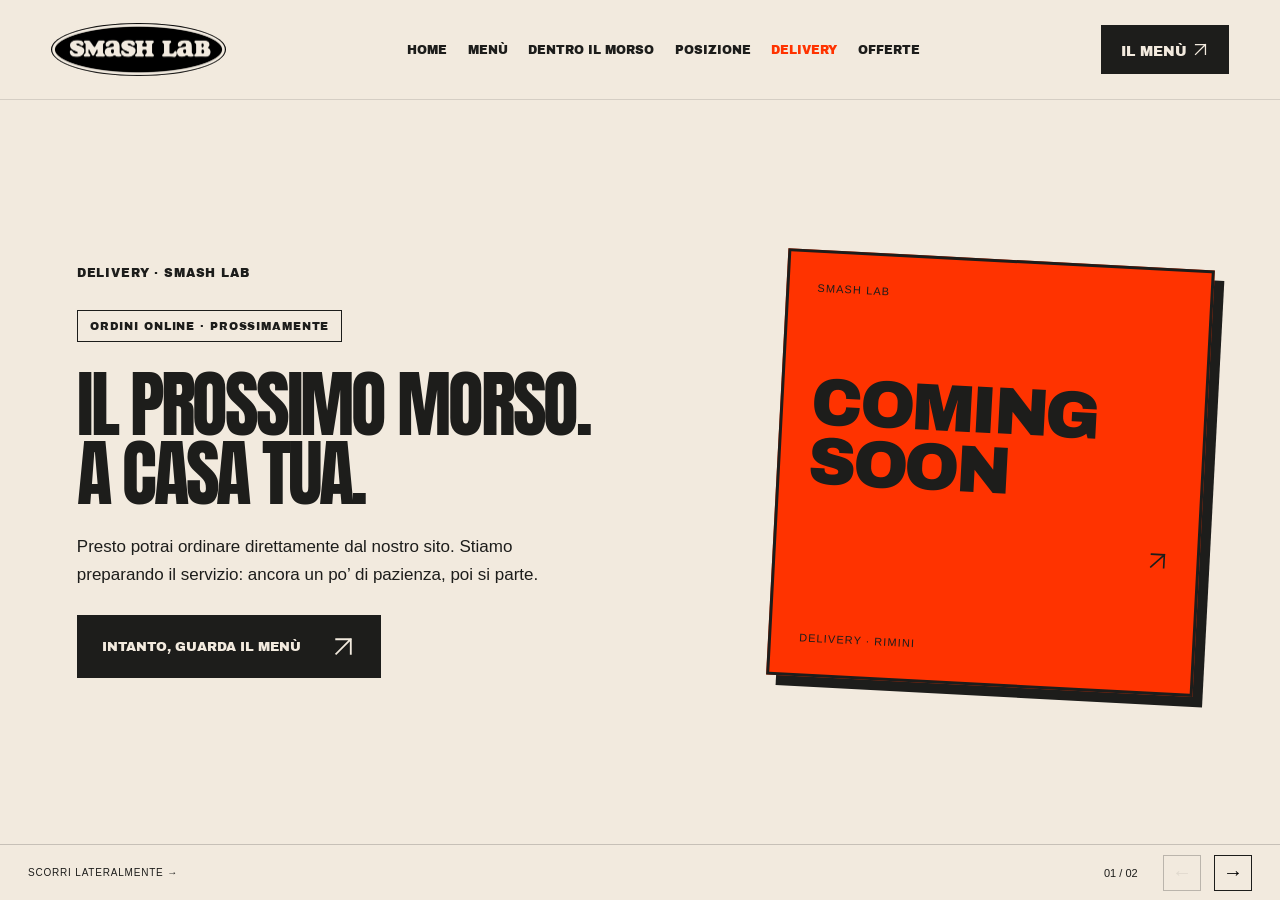
<file: delivery.html>
<!doctype html><html lang="it"><head><meta charset="utf-8"><meta name="viewport" content="width=device-width,initial-scale=1,viewport-fit=cover"><meta name="robots" content="noindex,nofollow"><title>Delivery Smash Lab Rimini | Ordini dal sito in arrivo</title><link rel="stylesheet" href="styles.css?v=privacy-prezzi-20261102"><meta name="description" content="Gli ordini diretti dal sito Smash Lab saranno disponibili prossimamente. Intanto scopri il menù e contattaci per informazioni."><meta property="og:type" content="website"><meta property="og:locale" content="it_IT"><meta property="og:site_name" content="Smash Lab Rimini"><meta property="og:title" content="Delivery Smash Lab Rimini | Ordini dal sito in arrivo"><meta property="og:description" content="Gli ordini diretti dal sito Smash Lab saranno disponibili prossimamente. Intanto scopri il menù e contattaci per informazioni."><meta name="twitter:card" content="summary_large_image"><link rel="icon" href="assets/smash/brand/favicon.ico" sizes="any"><link rel="icon" href="assets/smash/brand/favicon.png" type="image/png" sizes="32x32"><link rel="apple-touch-icon" href="assets/smash/brand/apple-touch-icon.png" sizes="180x180"><link rel="preload" href="assets/smash/fonts/Anton-Regular.ttf" as="font" type="font/ttf" crossorigin></head><body class="coming-page"><a class="skip" href="#main">Salta al contenuto</a><header class="site-header"><a class="brand" href="index.html" aria-label="Smash Lab, home"><img src="assets/smash/brand/logo-oval.webp" alt="Smash Lab" width="700" height="215" decoding="async"></a><nav class="desktop-nav" aria-label="Navigazione principale"><a href="index.html">Home</a><a href="menu.html">Menù</a><a href="dentro-il-morso.html">Dentro il morso</a><a href="posizione.html">Posizione</a><a href="delivery.html" aria-current="page">Delivery</a><a href="offerte.html">Offerte</a></nav><a class="header-menu" href="menu.html">Il menù <svg class="ui-icon ui-arrow" viewBox="0 0 24 24" fill="none" stroke="currentColor" stroke-width="1.8" stroke-linecap="square" stroke-linejoin="miter" aria-hidden="true" focusable="false"><path d="M5 19 19 5M5 5h14v14"/></svg></a><button class="menu-toggle" aria-expanded="false" aria-controls="mobile-nav"><span>Menu</span><span class="menu-icon" aria-hidden="true"><svg class="ui-icon ui-menu" viewBox="0 0 24 24" fill="none" stroke="currentColor" stroke-width="2" aria-hidden="true" focusable="false"><path d="M3 6h18M3 12h18M3 18h18"/></svg></span></button></header><nav id="mobile-nav" class="mobile-nav" aria-label="Navigazione mobile" hidden><a href="index.html">Home</a><a href="menu.html">Menù</a><a href="dentro-il-morso.html">Dentro il morso</a><a href="posizione.html">Posizione</a><a href="delivery.html" aria-current="page">Delivery</a><a href="offerte.html">Offerte</a><p>Smash burger. Rimini.</p></nav><main id="main"><section class="coming-panel coming-01"><div class="coming-copy"><p class="eyebrow">Delivery · Smash Lab</p><span class="coming-status">Ordini online · Prossimamente</span><h1>Il prossimo morso.<br>A casa tua.</h1><p class="body-copy">Presto potrai ordinare direttamente dal nostro sito. Stiamo preparando il servizio: ancora un po’ di pazienza, poi si parte.</p><a class="button dark" href="menu.html">Intanto, guarda il menù <svg class="ui-icon ui-arrow" viewBox="0 0 24 24" fill="none" stroke="currentColor" stroke-width="1.8" stroke-linecap="square" stroke-linejoin="miter" aria-hidden="true" focusable="false"><path d="M5 19 19 5M5 5h14v14"/></svg></a></div><div class="coming-stamp" aria-hidden="true"><span>Smash Lab</span><strong>COMING<br>SOON<span><svg class="ui-icon ui-arrow" viewBox="0 0 24 24" fill="none" stroke="currentColor" stroke-width="1.8" stroke-linecap="square" stroke-linejoin="miter" aria-hidden="true" focusable="false"><path d="M5 19 19 5M5 5h14v14"/></svg></span></strong><span>Delivery · Rimini</span></div></section></main><footer class="site-footer"><a href="index.html" aria-label="Smash Lab, home"><img src="assets/smash/brand/wordmark.svg" alt="Smash Lab" width="154" height="71" loading="lazy" decoding="async"></a><p>Smash burger in Romagna.<br>Viale Vittorio Veneto, 1<br>47921 Rimini · Marina Centro</p><nav aria-label="Navigazione nel footer"><a href="index.html">Home</a><a href="menu.html">Menù</a><a href="dentro-il-morso.html">Dentro il morso</a><a href="posizione.html">Posizione</a><a href="delivery.html" aria-current="page">Delivery</a><a href="offerte.html">Offerte</a></nav><a class="footer-review" href="https://www.google.com/searchviewer/10?svid=CAwSHRIbCgNwdnESFENnMHZaeTh4TVhsa2JHdG1NM0kxGAo#sv=[base64]" target="_blank" rel="noopener noreferrer">Recensioni su Google <svg class="ui-icon ui-arrow" viewBox="0 0 24 24" fill="none" stroke="currentColor" stroke-width="1.8" stroke-linecap="square" stroke-linejoin="miter" aria-hidden="true" focusable="false"><path d="M5 19 19 5M5 5h14v14"/></svg></a><div class="footer-contacts"><p>Mar–Gio 19–22:30 · Ven–Sab 19–23<br>Dom 19–22 · Lunedì chiuso</p><a href="tel:+393339937927">Chiama: +39 333 993 7927</a><a href="https://wa.me/393339937927" target="_blank" rel="noopener noreferrer">WhatsApp</a><a href="https://www.instagram.com/smashlab_rimini/" target="_blank" rel="noopener noreferrer">Instagram</a><a href="https://www.facebook.com/p/SMASH-LAB-61577262377712/" target="_blank" rel="noopener noreferrer">Facebook</a><a href="faq.html">Domande frequenti</a></div><p class="legal-business">Smash Lab S.r.l. · P. IVA 04785750409<br>Sede legale: Viale Vittorio Veneto, 1/M, Rimini<br><a href="mailto:info@smashlab.it">info@smashlab.it</a><span class="footer-policies"><a href="privacy.html">Privacy</a><a href="cookie.html">Cookie</a></span></p><span class="footer-note">Smash Lab · Tutto il gusto, senza giri di parole.</span></footer><div class="mobile-dock"><a href="menu.html" >Scopri il menù <span><svg class="ui-icon ui-arrow" viewBox="0 0 24 24" fill="none" stroke="currentColor" stroke-width="1.8" stroke-linecap="square" stroke-linejoin="miter" aria-hidden="true" focusable="false"><path d="M5 19 19 5M5 5h14v14"/></svg></span></a><a href="tel:+393339937927">Chiama <span aria-hidden="true"><svg class="ui-icon" viewBox="0 0 24 24" fill="none" stroke="currentColor" stroke-width="1.8"><path d="M7 3 3 5c-1 7 9 17 16 16l2-4-5-3-2 2c-3-1-5-3-6-6l2-2Z"/></svg></span></a><a class="dock-whatsapp" href="https://wa.me/393339937927" target="_blank" rel="noopener noreferrer">WhatsApp</a></div><script src="script.js?v=privacy-prezzi-20261102"></script></body></html>
</file>
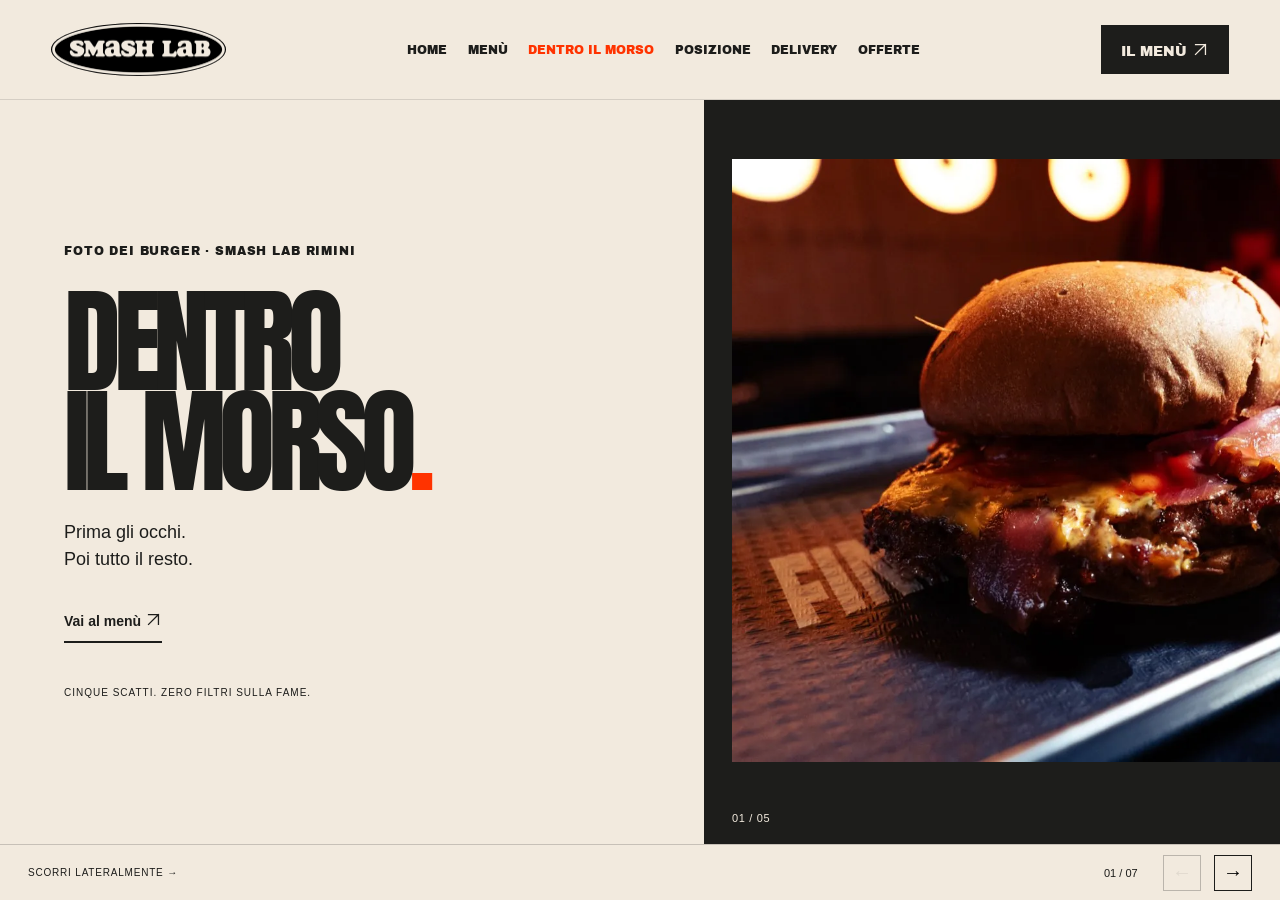
<file: dentro-il-morso.html>
<!doctype html><html lang="it"><head><meta charset="utf-8"><meta name="viewport" content="width=device-width,initial-scale=1,viewport-fit=cover"><meta name="robots" content="noindex,nofollow"><title>Dentro il morso: foto dei burger | Smash Lab Rimini</title><link rel="stylesheet" href="styles.css?v=privacy-prezzi-20261102"><meta name="description" content="Le foto di Smash Lab a Rimini: smash burger, bacon, cheddar e fritti. Guarda i piatti e scopri il menù del locale in Marina Centro."><meta property="og:type" content="website"><meta property="og:locale" content="it_IT"><meta property="og:site_name" content="Smash Lab Rimini"><meta property="og:title" content="Dentro il morso: foto dei burger | Smash Lab Rimini"><meta property="og:description" content="Le foto di Smash Lab a Rimini: smash burger, bacon, cheddar e fritti. Guarda i piatti e scopri il menù del locale in Marina Centro."><meta name="twitter:card" content="summary_large_image"><link rel="icon" href="assets/smash/brand/favicon.ico" sizes="any"><link rel="icon" href="assets/smash/brand/favicon.png" type="image/png" sizes="32x32"><link rel="apple-touch-icon" href="assets/smash/brand/apple-touch-icon.png" sizes="180x180"><link rel="preload" href="assets/smash/fonts/Anton-Regular.ttf" as="font" type="font/ttf" crossorigin></head><body class="bite-gallery"><a class="skip" href="#main">Salta al contenuto</a><header class="site-header"><a class="brand" href="index.html" aria-label="Smash Lab, home"><img src="assets/smash/brand/logo-oval.webp" alt="Smash Lab" width="700" height="215" decoding="async"></a><nav class="desktop-nav" aria-label="Navigazione principale"><a href="index.html">Home</a><a href="menu.html">Menù</a><a href="dentro-il-morso.html" aria-current="page">Dentro il morso</a><a href="posizione.html">Posizione</a><a href="delivery.html">Delivery</a><a href="offerte.html">Offerte</a></nav><a class="header-menu" href="menu.html">Il menù <svg class="ui-icon ui-arrow" viewBox="0 0 24 24" fill="none" stroke="currentColor" stroke-width="1.8" stroke-linecap="square" stroke-linejoin="miter" aria-hidden="true" focusable="false"><path d="M5 19 19 5M5 5h14v14"/></svg></a><button class="menu-toggle" aria-expanded="false" aria-controls="mobile-nav"><span>Menu</span><span class="menu-icon" aria-hidden="true"><svg class="ui-icon ui-menu" viewBox="0 0 24 24" fill="none" stroke="currentColor" stroke-width="2" aria-hidden="true" focusable="false"><path d="M3 6h18M3 12h18M3 18h18"/></svg></span></button></header><nav id="mobile-nav" class="mobile-nav" aria-label="Navigazione mobile" hidden><a href="index.html">Home</a><a href="menu.html">Menù</a><a href="dentro-il-morso.html" aria-current="page">Dentro il morso</a><a href="posizione.html">Posizione</a><a href="delivery.html">Delivery</a><a href="offerte.html">Offerte</a><p>Smash burger. Rimini.</p></nav><main id="main"><section class="bite-intro"><p class="eyebrow">Foto dei burger · Smash Lab Rimini</p><h1>Dentro<br>il morso<span>.</span></h1><p>Prima gli occhi.<br>Poi tutto il resto.</p><a class="text-link" href="menu.html">Vai al menù <svg class="ui-icon ui-arrow" viewBox="0 0 24 24" fill="none" stroke="currentColor" stroke-width="1.8" stroke-linecap="square" stroke-linejoin="miter" aria-hidden="true" focusable="false"><path d="M5 19 19 5M5 5h14v14"/></svg></a><span class="bite-intro-note">Cinque scatti. Zero filtri sulla fame.</span></section><figure class="bite-frame bite-frame-1"><img src="assets/smash/selected/gallery-bacon.webp" srcset="assets/smash/selected/gallery-bacon-small.webp 640w, assets/smash/selected/gallery-bacon.webp 1400w" sizes="(min-width:1001px) 75vw, 100vw" alt="Burger Smash Lab con bacon e formaggio in primo piano, Rimini" loading="lazy" decoding="async" width="1400" height="933"><figcaption><span>01 / 05</span><span>Bacon in primo piano.</span></figcaption></figure><figure class="bite-frame bite-frame-2"><img src="assets/smash/selected/gallery-classic.webp" srcset="assets/smash/selected/gallery-classic-small.webp 640w, assets/smash/selected/gallery-classic.webp 1400w" sizes="(min-width:1001px) 75vw, 100vw" alt="Burger Smash Lab con cheddar, insalata e pomodoro su tovaglia a scacchi, Rimini" loading="lazy" decoding="async" width="1400" height="933"><figcaption><span>02 / 05</span><span>Fino all’ultimo strato.</span></figcaption></figure><figure class="bite-frame bite-frame-3"><img src="assets/smash/selected/fries-bacon.webp" srcset="assets/smash/selected/fries-bacon-small.webp 720w, assets/smash/selected/fries-bacon.webp 1600w" sizes="(min-width:1001px) 75vw, 100vw" alt="Patatine con cheddar e bacon, Rimini" loading="lazy" decoding="async" width="1600" height="1067"><figcaption><span>03 / 05</span><span>Extra, senza scuse.</span></figcaption></figure><figure class="bite-frame bite-frame-4"><img src="assets/smash/selected/gallery-crispy-wide.webp" srcset="assets/smash/selected/gallery-crispy-wide-small.webp 640w, assets/smash/selected/gallery-crispy-wide.webp 1400w" sizes="(min-width:1001px) 75vw, 100vw" alt="Burger e bocconcini di pollo fritto sul vassoio Smash Lab, Rimini" loading="lazy" decoding="async" width="1400" height="933"><figcaption><span>04 / 05</span><span>Questione di croccantezza.</span></figcaption></figure><figure class="bite-frame bite-frame-5"><img src="assets/smash/selected/burger-tray.webp" srcset="assets/smash/selected/burger-tray-small.webp 720w, assets/smash/selected/burger-tray.webp 1600w" sizes="(min-width:1001px) 75vw, 100vw" alt="Burger con patatine sul vassoio Smash Lab, Rimini" loading="lazy" decoding="async" width="1600" height="1067"><figcaption><span>05 / 05</span><span>Il prossimo è tuo.</span></figcaption></figure></main><footer class="site-footer"><a href="index.html" aria-label="Smash Lab, home"><img src="assets/smash/brand/wordmark.svg" alt="Smash Lab" width="154" height="71" loading="lazy" decoding="async"></a><p>Smash burger in Romagna.<br>Viale Vittorio Veneto, 1<br>47921 Rimini · Marina Centro</p><nav aria-label="Navigazione nel footer"><a href="index.html">Home</a><a href="menu.html">Menù</a><a href="dentro-il-morso.html" aria-current="page">Dentro il morso</a><a href="posizione.html">Posizione</a><a href="delivery.html">Delivery</a><a href="offerte.html">Offerte</a></nav><a class="footer-review" href="https://www.google.com/searchviewer/10?svid=CAwSHRIbCgNwdnESFENnMHZaeTh4TVhsa2JHdG1NM0kxGAo#sv=[base64]" target="_blank" rel="noopener noreferrer">Recensioni su Google <svg class="ui-icon ui-arrow" viewBox="0 0 24 24" fill="none" stroke="currentColor" stroke-width="1.8" stroke-linecap="square" stroke-linejoin="miter" aria-hidden="true" focusable="false"><path d="M5 19 19 5M5 5h14v14"/></svg></a><div class="footer-contacts"><p>Mar–Gio 19–22:30 · Ven–Sab 19–23<br>Dom 19–22 · Lunedì chiuso</p><a href="tel:+393339937927">Chiama: +39 333 993 7927</a><a href="https://wa.me/393339937927" target="_blank" rel="noopener noreferrer">WhatsApp</a><a href="https://www.instagram.com/smashlab_rimini/" target="_blank" rel="noopener noreferrer">Instagram</a><a href="https://www.facebook.com/p/SMASH-LAB-61577262377712/" target="_blank" rel="noopener noreferrer">Facebook</a><a href="faq.html">Domande frequenti</a></div><p class="legal-business">Smash Lab S.r.l. · P. IVA 04785750409<br>Sede legale: Viale Vittorio Veneto, 1/M, Rimini<br><a href="mailto:info@smashlab.it">info@smashlab.it</a><span class="footer-policies"><a href="privacy.html">Privacy</a><a href="cookie.html">Cookie</a></span></p><span class="footer-note">Smash Lab · Tutto il gusto, senza giri di parole.</span></footer><div class="mobile-dock"><a href="menu.html" >Scopri il menù <span><svg class="ui-icon ui-arrow" viewBox="0 0 24 24" fill="none" stroke="currentColor" stroke-width="1.8" stroke-linecap="square" stroke-linejoin="miter" aria-hidden="true" focusable="false"><path d="M5 19 19 5M5 5h14v14"/></svg></span></a><a href="tel:+393339937927">Chiama <span aria-hidden="true"><svg class="ui-icon" viewBox="0 0 24 24" fill="none" stroke="currentColor" stroke-width="1.8"><path d="M7 3 3 5c-1 7 9 17 16 16l2-4-5-3-2 2c-3-1-5-3-6-6l2-2Z"/></svg></span></a><a class="dock-whatsapp" href="https://wa.me/393339937927" target="_blank" rel="noopener noreferrer">WhatsApp</a></div><script src="script.js?v=privacy-prezzi-20261102"></script></body></html>
</file>
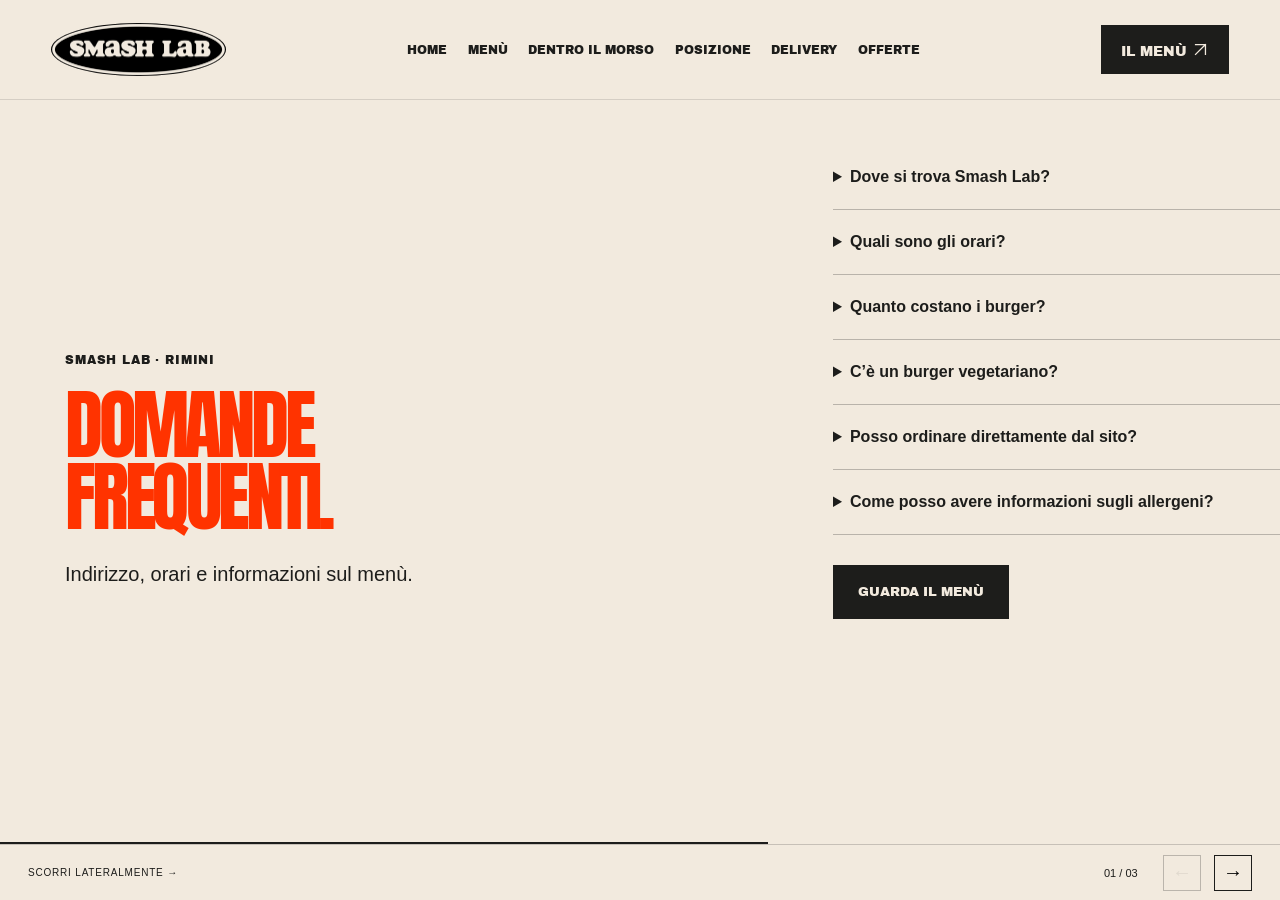
<file: faq.html>
<!doctype html><html lang="it"><head><meta charset="utf-8"><meta name="viewport" content="width=device-width,initial-scale=1,viewport-fit=cover"><meta name="robots" content="noindex,nofollow"><title>Domande frequenti e contatti | Smash Lab Rimini</title><link rel="stylesheet" href="styles.css?v=privacy-prezzi-20261102"><meta name="description" content="Orari, indirizzo, prezzi del menù e contatti di Smash Lab a Rimini. Le risposte alle domande più frequenti prima di venire in Marina Centro."><meta property="og:type" content="website"><meta property="og:locale" content="it_IT"><meta property="og:site_name" content="Smash Lab Rimini"><meta property="og:title" content="Domande frequenti e contatti | Smash Lab Rimini"><meta property="og:description" content="Orari, indirizzo, prezzi del menù e contatti di Smash Lab a Rimini. Le risposte alle domande più frequenti prima di venire in Marina Centro."><meta name="twitter:card" content="summary_large_image"><link rel="icon" href="assets/smash/brand/favicon.ico" sizes="any"><link rel="icon" href="assets/smash/brand/favicon.png" type="image/png" sizes="32x32"><link rel="apple-touch-icon" href="assets/smash/brand/apple-touch-icon.png" sizes="180x180"><link rel="preload" href="assets/smash/fonts/Anton-Regular.ttf" as="font" type="font/ttf" crossorigin></head><body><a class="skip" href="#main">Salta al contenuto</a><header class="site-header"><a class="brand" href="index.html" aria-label="Smash Lab, home"><img src="assets/smash/brand/logo-oval.webp" alt="Smash Lab" width="700" height="215" decoding="async"></a><nav class="desktop-nav" aria-label="Navigazione principale"><a href="index.html">Home</a><a href="menu.html">Menù</a><a href="dentro-il-morso.html">Dentro il morso</a><a href="posizione.html">Posizione</a><a href="delivery.html">Delivery</a><a href="offerte.html">Offerte</a></nav><a class="header-menu" href="menu.html">Il menù <svg class="ui-icon ui-arrow" viewBox="0 0 24 24" fill="none" stroke="currentColor" stroke-width="1.8" stroke-linecap="square" stroke-linejoin="miter" aria-hidden="true" focusable="false"><path d="M5 19 19 5M5 5h14v14"/></svg></a><button class="menu-toggle" aria-expanded="false" aria-controls="mobile-nav"><span>Menu</span><span class="menu-icon" aria-hidden="true"><svg class="ui-icon ui-menu" viewBox="0 0 24 24" fill="none" stroke="currentColor" stroke-width="2" aria-hidden="true" focusable="false"><path d="M3 6h18M3 12h18M3 18h18"/></svg></span></button></header><nav id="mobile-nav" class="mobile-nav" aria-label="Navigazione mobile" hidden><a href="index.html">Home</a><a href="menu.html">Menù</a><a href="dentro-il-morso.html">Dentro il morso</a><a href="posizione.html">Posizione</a><a href="delivery.html">Delivery</a><a href="offerte.html">Offerte</a><p>Smash burger. Rimini.</p></nav><main id="main"><header class="page-heading"><p class="eyebrow">Smash Lab · Rimini</p><h1>Domande<br>frequenti.</h1><p class="intro">Indirizzo, orari e informazioni sul menù.</p></header><section class="section faq-content" aria-label="Risposte alle domande frequenti"><details><summary>Dove si trova Smash Lab?</summary><p>In Viale Vittorio Veneto, 1, 47921 Rimini RN, nella zona di Marina Centro.</p></details><details><summary>Quali sono gli orari?</summary><p>Martedì, mercoledì e giovedì 19:00–22:30; venerdì e sabato 19:00–23:00; domenica 19:00–22:00. Il lunedì siamo chiusi.</p></details><details><summary>Quanto costano i burger?</summary><p>I burger del menù vetrina costano da 10 a 14 €. Hot dog 7 €; patatine e sfiziosità da 5 a 6 €.</p></details><details><summary>C’è un burger vegetariano?</summary><p>Sì, il Vegetarian burger: hamburger vegetale, maionese al limone, insalata e pomodoro, a 10 €.</p></details><details><summary>Posso ordinare direttamente dal sito?</summary><p>Non ancora: il servizio di ordini diretti è in preparazione. Per informazioni contattaci al +39 333 993 7927.</p></details><details><summary>Come posso avere informazioni sugli allergeni?</summary><p>Rivolgiti al personale prima di ordinare, anche in caso di intolleranze. Puoi contattare il locale al +39 333 993 7927.</p></details><a class="button dark" href="menu.html">Guarda il menù</a></section></main><footer class="site-footer"><a href="index.html" aria-label="Smash Lab, home"><img src="assets/smash/brand/wordmark.svg" alt="Smash Lab" width="154" height="71" loading="lazy" decoding="async"></a><p>Smash burger in Romagna.<br>Viale Vittorio Veneto, 1<br>47921 Rimini · Marina Centro</p><nav aria-label="Navigazione nel footer"><a href="index.html">Home</a><a href="menu.html">Menù</a><a href="dentro-il-morso.html">Dentro il morso</a><a href="posizione.html">Posizione</a><a href="delivery.html">Delivery</a><a href="offerte.html">Offerte</a></nav><a class="footer-review" href="https://www.google.com/searchviewer/10?svid=CAwSHRIbCgNwdnESFENnMHZaeTh4TVhsa2JHdG1NM0kxGAo#sv=[base64]" target="_blank" rel="noopener noreferrer">Recensioni su Google <svg class="ui-icon ui-arrow" viewBox="0 0 24 24" fill="none" stroke="currentColor" stroke-width="1.8" stroke-linecap="square" stroke-linejoin="miter" aria-hidden="true" focusable="false"><path d="M5 19 19 5M5 5h14v14"/></svg></a><div class="footer-contacts"><p>Mar–Gio 19–22:30 · Ven–Sab 19–23<br>Dom 19–22 · Lunedì chiuso</p><a href="tel:+393339937927">Chiama: +39 333 993 7927</a><a href="https://wa.me/393339937927" target="_blank" rel="noopener noreferrer">WhatsApp</a><a href="https://www.instagram.com/smashlab_rimini/" target="_blank" rel="noopener noreferrer">Instagram</a><a href="https://www.facebook.com/p/SMASH-LAB-61577262377712/" target="_blank" rel="noopener noreferrer">Facebook</a><a href="faq.html">Domande frequenti</a></div><p class="legal-business">Smash Lab S.r.l. · P. IVA 04785750409<br>Sede legale: Viale Vittorio Veneto, 1/M, Rimini<br><a href="mailto:info@smashlab.it">info@smashlab.it</a><span class="footer-policies"><a href="privacy.html">Privacy</a><a href="cookie.html">Cookie</a></span></p><span class="footer-note">Smash Lab · Tutto il gusto, senza giri di parole.</span></footer><div class="mobile-dock"><a href="menu.html" >Scopri il menù <span><svg class="ui-icon ui-arrow" viewBox="0 0 24 24" fill="none" stroke="currentColor" stroke-width="1.8" stroke-linecap="square" stroke-linejoin="miter" aria-hidden="true" focusable="false"><path d="M5 19 19 5M5 5h14v14"/></svg></span></a><a href="tel:+393339937927">Chiama <span aria-hidden="true"><svg class="ui-icon" viewBox="0 0 24 24" fill="none" stroke="currentColor" stroke-width="1.8"><path d="M7 3 3 5c-1 7 9 17 16 16l2-4-5-3-2 2c-3-1-5-3-6-6l2-2Z"/></svg></span></a><a class="dock-whatsapp" href="https://wa.me/393339937927" target="_blank" rel="noopener noreferrer">WhatsApp</a></div><script src="script.js?v=privacy-prezzi-20261102"></script></body></html>
</file>
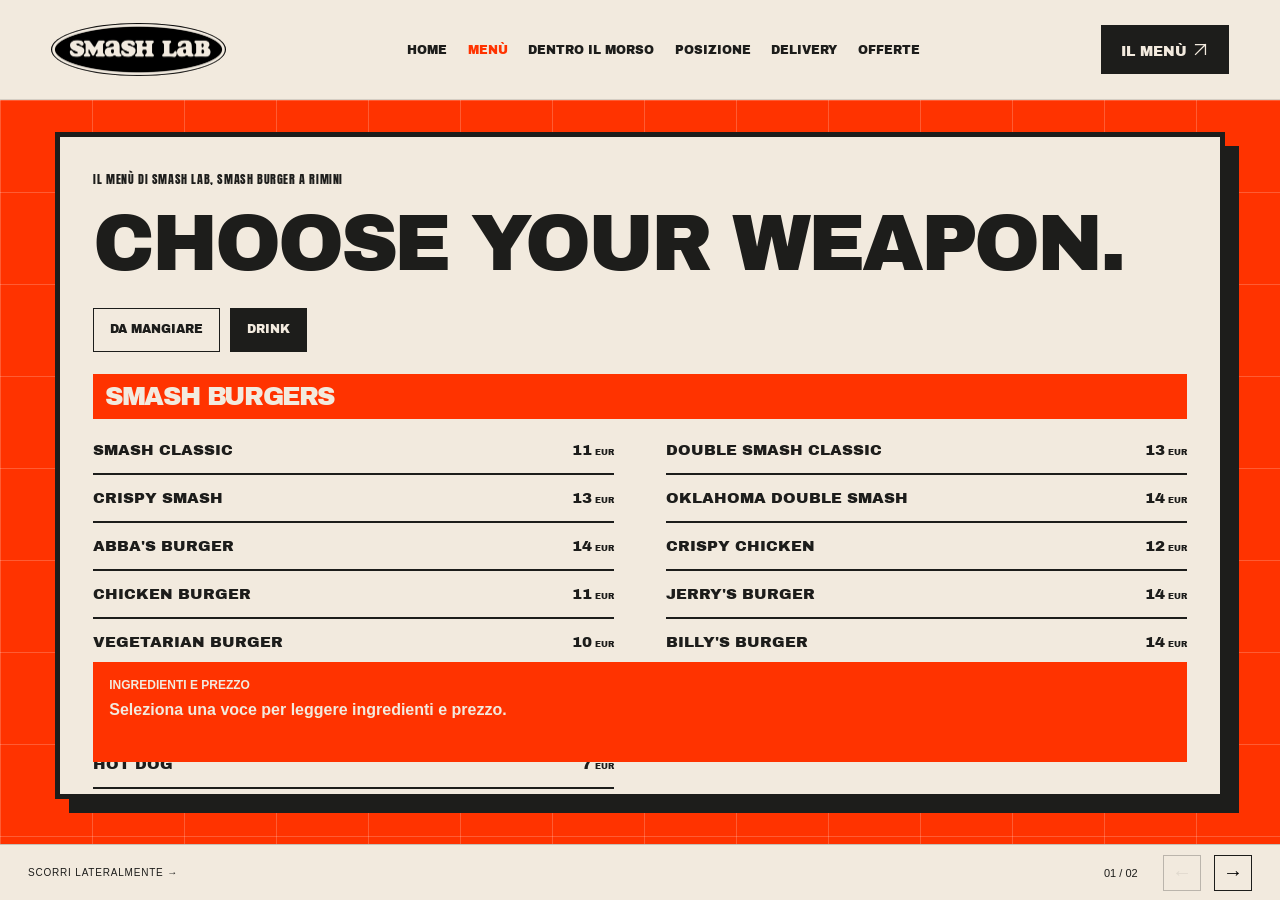
<file: menu.html>
<!doctype html><html lang="it"><head><meta charset="utf-8"><meta name="viewport" content="width=device-width,initial-scale=1,viewport-fit=cover"><meta name="robots" content="noindex,nofollow"><title>Menù e drink Smash Lab Rimini | Burger, birre e cocktail</title><link rel="stylesheet" href="styles.css?v=privacy-prezzi-20261102"><meta name="description" content="Menù Smash Lab a Rimini: smash burger da 10 a 14 €, hot dog, fritti, salse, dolci, birre e cocktail. Consulta ingredienti e prezzi prima di venire a cena."><meta property="og:type" content="website"><meta property="og:locale" content="it_IT"><meta property="og:site_name" content="Smash Lab Rimini"><meta property="og:title" content="Menù e drink Smash Lab Rimini | Burger, birre e cocktail"><meta property="og:description" content="Menù Smash Lab a Rimini: smash burger da 10 a 14 €, hot dog, fritti, salse, dolci, birre e cocktail. Consulta ingredienti e prezzi prima di venire a cena."><meta name="twitter:card" content="summary_large_image"><link rel="icon" href="assets/smash/brand/favicon.ico" sizes="any"><link rel="icon" href="assets/smash/brand/favicon.png" type="image/png" sizes="32x32"><link rel="apple-touch-icon" href="assets/smash/brand/apple-touch-icon.png" sizes="180x180"><script type="application/ld+json">{"@context": "https://schema.org", "@type": "Menu", "name": "Menù Smash Lab Rimini", "inLanguage": "it", "hasMenuSection": [{"@type": "MenuSection", "name": "Smash burgers", "hasMenuItem": [{"@type": "MenuItem", "name": "Smash classic", "description": "Manzo smashed, cheddar, bacon, cetriolini, insalata, pomodoro, ketchup, maionese al limone", "offers": {"@type": "Offer", "price": "11.00", "priceCurrency": "EUR"}}, {"@type": "MenuItem", "name": "Double smash classic", "description": "Doppio manzo, doppio cheddar, doppio bacon, cetriolini, insalata, pomodoro, ketchup, maionese al limone", "offers": {"@type": "Offer", "price": "13.00", "priceCurrency": "EUR"}}, {"@type": "MenuItem", "name": "Crispy smash", "description": "Manzo smashed, bacon, cheddar, insalata, pomodoro, salsa crispy fatta in casa", "offers": {"@type": "Offer", "price": "13.00", "priceCurrency": "EUR"}}, {"@type": "MenuItem", "name": "Oklahoma double smash", "description": "Doppio manzo smashed, bacon, cheddar, cipolla caramellata, ketchup, senape", "offers": {"@type": "Offer", "price": "14.00", "priceCurrency": "EUR"}}, {"@type": "MenuItem", "name": "Abba's burger", "description": "Doppio manzo smashed, scamorza affumicata, salsa nduja, bacon", "offers": {"@type": "Offer", "price": "14.00", "priceCurrency": "EUR"}}, {"@type": "MenuItem", "name": "Crispy chicken", "description": "Filetto di pollo fritto in pastella, bacon, insalata, pomodoro, salsa crispy", "offers": {"@type": "Offer", "price": "12.00", "priceCurrency": "EUR"}}, {"@type": "MenuItem", "name": "Chicken burger", "description": "Filetto di pollo, insalata, salsa BBQ", "offers": {"@type": "Offer", "price": "11.00", "priceCurrency": "EUR"}}, {"@type": "MenuItem", "name": "Jerry's burger", "description": "Manzo smashed, formaggio di fossa, crema di pistacchi, bacon crispy, pomodoro, insalata", "offers": {"@type": "Offer", "price": "14.00", "priceCurrency": "EUR"}}, {"@type": "MenuItem", "name": "Vegetarian burger", "description": "Hamburger vegetale, maionese al limone, insalata, pomodoro", "offers": {"@type": "Offer", "price": "10.00", "priceCurrency": "EUR"}}, {"@type": "MenuItem", "name": "Billy's burger", "description": "Doppio manzo, bacon cheddar, cipolla caramellata, cetriolini, salsa crispy fatta in casa", "offers": {"@type": "Offer", "price": "14.00", "priceCurrency": "EUR"}}]}, {"@type": "MenuSection", "name": "Hot dog", "hasMenuItem": [{"@type": "MenuItem", "name": "Hot dog", "description": "Wurstel, ketchup, maionese al limone", "offers": {"@type": "Offer", "price": "7.00", "priceCurrency": "EUR"}}]}, {"@type": "MenuSection", "name": "Sfiziosità", "hasMenuItem": [{"@type": "MenuItem", "name": "Patatine fritte", "description": "Patatine fritte", "offers": {"@type": "Offer", "price": "5.00", "priceCurrency": "EUR"}}, {"@type": "MenuItem", "name": "Patatine cheddar e bacon", "description": "Patatine fritte con cheddar e bacon", "offers": {"@type": "Offer", "price": "6.00", "priceCurrency": "EUR"}}, {"@type": "MenuItem", "name": "Patatine dolci", "description": "Patatine dolci fritte", "offers": {"@type": "Offer", "price": "6.00", "priceCurrency": "EUR"}}, {"@type": "MenuItem", "name": "Filetti di pollo fritti", "description": "Filetti di pollo fritti", "offers": {"@type": "Offer", "price": "6.00", "priceCurrency": "EUR"}}, {"@type": "MenuItem", "name": "Filetto di pollo piccante", "description": "Filetto di pollo piccante", "offers": {"@type": "Offer", "price": "6.00", "priceCurrency": "EUR"}}, {"@type": "MenuItem", "name": "Jalapenos", "description": "Jalapenos", "offers": {"@type": "Offer", "price": "5.00", "priceCurrency": "EUR"}}, {"@type": "MenuItem", "name": "Alette di pollo piccanti", "description": "Alette di pollo piccanti", "offers": {"@type": "Offer", "price": "6.00", "priceCurrency": "EUR"}}, {"@type": "MenuItem", "name": "Bocconcini di pulled pork", "description": "Bocconcini di pulled pork", "offers": {"@type": "Offer", "price": "6.00", "priceCurrency": "EUR"}}]}, {"@type": "MenuSection", "name": "Salse fatte in casa", "hasMenuItem": [{"@type": "MenuItem", "name": "Maionese al limone", "description": "Salsa fatta in casa, servita a parte", "offers": {"@type": "Offer", "price": "0.30", "priceCurrency": "EUR"}}, {"@type": "MenuItem", "name": "Salsa crispy", "description": "Salsa fatta in casa, servita a parte", "offers": {"@type": "Offer", "price": "0.40", "priceCurrency": "EUR"}}, {"@type": "MenuItem", "name": "Salsa Lab", "description": "Salsa fatta in casa, servita a parte", "offers": {"@type": "Offer", "price": "0.40", "priceCurrency": "EUR"}}, {"@type": "MenuItem", "name": "Salsa BBQ", "description": "Salsa fatta in casa, servita a parte", "offers": {"@type": "Offer", "price": "0.30", "priceCurrency": "EUR"}}, {"@type": "MenuItem", "name": "Maionese", "description": "Salsa fatta in casa, servita a parte", "offers": {"@type": "Offer", "price": "0.20", "priceCurrency": "EUR"}}, {"@type": "MenuItem", "name": "Ketchup", "description": "Salsa fatta in casa, servita a parte", "offers": {"@type": "Offer", "price": "0.20", "priceCurrency": "EUR"}}]}, {"@type": "MenuSection", "name": "Dolci", "hasMenuItem": [{"@type": "MenuItem", "name": "Torta Lotus", "description": "Torta Lotus", "offers": {"@type": "Offer", "price": "5.00", "priceCurrency": "EUR"}}, {"@type": "MenuItem", "name": "Brownies", "description": "Brownies", "offers": {"@type": "Offer", "price": "5.00", "priceCurrency": "EUR"}}, {"@type": "MenuItem", "name": "American cheesecake", "description": "American cheesecake", "offers": {"@type": "Offer", "price": "5.00", "priceCurrency": "EUR"}}]}, {"@type": "MenuSection", "name": "Birra in bottiglia", "hasMenuItem": [{"@type": "MenuItem", "name": "Beck’s", "description": "Birra in bottiglia", "offers": {"@type": "Offer", "price": "4.00", "priceCurrency": "EUR"}}, {"@type": "MenuItem", "name": "Corona", "description": "Birra in bottiglia", "offers": {"@type": "Offer", "price": "4.00", "priceCurrency": "EUR"}}, {"@type": "MenuItem", "name": "Corona 0", "description": "Birra in bottiglia", "offers": {"@type": "Offer", "price": "4.00", "priceCurrency": "EUR"}}, {"@type": "MenuItem", "name": "Augustiner", "description": "Birra in bottiglia", "offers": {"@type": "Offer", "price": "6.00", "priceCurrency": "EUR"}}, {"@type": "MenuItem", "name": "Ichnusa", "description": "Birra in bottiglia", "offers": {"@type": "Offer", "price": "4.00", "priceCurrency": "EUR"}}, {"@type": "MenuItem", "name": "Ichnusa non filtrata", "description": "Birra in bottiglia", "offers": {"@type": "Offer", "price": "4.00", "priceCurrency": "EUR"}}, {"@type": "MenuItem", "name": "Ceres", "description": "Birra in bottiglia", "offers": {"@type": "Offer", "price": "4.00", "priceCurrency": "EUR"}}]}, {"@type": "MenuSection", "name": "Birra alla spina", "hasMenuItem": [{"@type": "MenuItem", "name": "Stella Artois", "description": "Birra alla spina", "offers": [{"@type": "Offer", "price": "3.50", "priceCurrency": "EUR"}, {"@type": "Offer", "price": "5.00", "priceCurrency": "EUR"}]}, {"@type": "MenuItem", "name": "Hoegarden", "description": "Birra alla spina", "offers": [{"@type": "Offer", "price": "4.00", "priceCurrency": "EUR"}, {"@type": "Offer", "price": "6.00", "priceCurrency": "EUR"}]}, {"@type": "MenuItem", "name": "Leffe Rouge", "description": "Birra alla spina", "offers": {"@type": "Offer", "price": "7.00", "priceCurrency": "EUR"}}]}, {"@type": "MenuSection", "name": "Acqua", "hasMenuItem": [{"@type": "MenuItem", "name": "Acqua naturale 1 L", "description": "Acqua", "offers": {"@type": "Offer", "price": "2.50", "priceCurrency": "EUR"}}, {"@type": "MenuItem", "name": "Acqua naturale 0,5 L", "description": "Acqua", "offers": {"@type": "Offer", "price": "1.50", "priceCurrency": "EUR"}}]}, {"@type": "MenuSection", "name": "Cocktail", "hasMenuItem": [{"@type": "MenuItem", "name": "Spritz", "description": "Cocktail", "offers": {"@type": "Offer", "price": "7.00", "priceCurrency": "EUR"}}, {"@type": "MenuItem", "name": "Americano", "description": "Cocktail", "offers": {"@type": "Offer", "price": "7.00", "priceCurrency": "EUR"}}, {"@type": "MenuItem", "name": "Negroni", "description": "Cocktail", "offers": {"@type": "Offer", "price": "7.00", "priceCurrency": "EUR"}}, {"@type": "MenuItem", "name": "Vodka tonic", "description": "Cocktail", "offers": {"@type": "Offer", "price": "7.00", "priceCurrency": "EUR"}}, {"@type": "MenuItem", "name": "V. Grey Goose", "description": "Cocktail", "offers": {"@type": "Offer", "price": "10.00", "priceCurrency": "EUR"}}]}, {"@type": "MenuSection", "name": "Gin", "hasMenuItem": [{"@type": "MenuItem", "name": "Mare", "description": "Gin", "offers": {"@type": "Offer", "price": "10.00", "priceCurrency": "EUR"}}, {"@type": "MenuItem", "name": "Hendrick’s", "description": "Gin", "offers": {"@type": "Offer", "price": "10.00", "priceCurrency": "EUR"}}, {"@type": "MenuItem", "name": "Malfy Pompelmo", "description": "Gin", "offers": {"@type": "Offer", "price": "10.00", "priceCurrency": "EUR"}}, {"@type": "MenuItem", "name": "Bulldog", "description": "Gin", "offers": {"@type": "Offer", "price": "9.00", "priceCurrency": "EUR"}}, {"@type": "MenuItem", "name": "Gin base", "description": "Gin", "offers": {"@type": "Offer", "price": "8.00", "priceCurrency": "EUR"}}]}, {"@type": "MenuSection", "name": "Analcolici in bottiglia", "hasMenuItem": [{"@type": "MenuItem", "name": "Coca-Cola", "description": "Analcolici in bottiglia", "offers": {"@type": "Offer", "price": "3.50", "priceCurrency": "EUR"}}, {"@type": "MenuItem", "name": "Coca-Cola Zero", "description": "Analcolici in bottiglia", "offers": {"@type": "Offer", "price": "3.50", "priceCurrency": "EUR"}}, {"@type": "MenuItem", "name": "Fanta", "description": "Analcolici in bottiglia", "offers": {"@type": "Offer", "price": "3.50", "priceCurrency": "EUR"}}, {"@type": "MenuItem", "name": "Sprite", "description": "Analcolici in bottiglia", "offers": {"@type": "Offer", "price": "3.50", "priceCurrency": "EUR"}}, {"@type": "MenuItem", "name": "Tè pesca", "description": "Analcolici in bottiglia", "offers": {"@type": "Offer", "price": "3.00", "priceCurrency": "EUR"}}, {"@type": "MenuItem", "name": "Tè limone", "description": "Analcolici in bottiglia", "offers": {"@type": "Offer", "price": "3.00", "priceCurrency": "EUR"}}]}, {"@type": "MenuSection", "name": "Analcolici in lattina", "hasMenuItem": [{"@type": "MenuItem", "name": "Coca-Cola", "description": "Analcolici in lattina", "offers": {"@type": "Offer", "price": "2.50", "priceCurrency": "EUR"}}, {"@type": "MenuItem", "name": "Coca-Cola Zero", "description": "Analcolici in lattina", "offers": {"@type": "Offer", "price": "2.50", "priceCurrency": "EUR"}}, {"@type": "MenuItem", "name": "Fanta", "description": "Analcolici in lattina", "offers": {"@type": "Offer", "price": "2.50", "priceCurrency": "EUR"}}, {"@type": "MenuItem", "name": "Sprite", "description": "Analcolici in lattina", "offers": {"@type": "Offer", "price": "2.50", "priceCurrency": "EUR"}}]}, {"@type": "MenuSection", "name": "Analcolici alla spina", "hasMenuItem": [{"@type": "MenuItem", "name": "Coca-Cola", "description": "Analcolici alla spina", "offers": [{"@type": "Offer", "price": "2.50", "priceCurrency": "EUR"}, {"@type": "Offer", "price": "4.00", "priceCurrency": "EUR"}]}]}]}</script><link rel="preload" href="assets/smash/fonts/Anton-Regular.ttf" as="font" type="font/ttf" crossorigin></head><body class="legacy-menu-page"><a class="skip" href="#main">Salta al contenuto</a><header class="site-header"><a class="brand" href="index.html" aria-label="Smash Lab, home"><img src="assets/smash/brand/logo-oval.webp" alt="Smash Lab" width="700" height="215" decoding="async"></a><nav class="desktop-nav" aria-label="Navigazione principale"><a href="index.html">Home</a><a href="menu.html" aria-current="page">Menù</a><a href="dentro-il-morso.html">Dentro il morso</a><a href="posizione.html">Posizione</a><a href="delivery.html">Delivery</a><a href="offerte.html">Offerte</a></nav><a class="header-menu" href="menu.html">Il menù <svg class="ui-icon ui-arrow" viewBox="0 0 24 24" fill="none" stroke="currentColor" stroke-width="1.8" stroke-linecap="square" stroke-linejoin="miter" aria-hidden="true" focusable="false"><path d="M5 19 19 5M5 5h14v14"/></svg></a><button class="menu-toggle" aria-expanded="false" aria-controls="mobile-nav"><span>Menu</span><span class="menu-icon" aria-hidden="true"><svg class="ui-icon ui-menu" viewBox="0 0 24 24" fill="none" stroke="currentColor" stroke-width="2" aria-hidden="true" focusable="false"><path d="M3 6h18M3 12h18M3 18h18"/></svg></span></button></header><nav id="mobile-nav" class="mobile-nav" aria-label="Navigazione mobile" hidden><a href="index.html">Home</a><a href="menu.html" aria-current="page">Menù</a><a href="dentro-il-morso.html">Dentro il morso</a><a href="posizione.html">Posizione</a><a href="delivery.html">Delivery</a><a href="offerte.html">Offerte</a><p>Smash burger. Rimini.</p></nav><main id="main"><section class="legacy-menu" id="menu-board-section" data-theme="paper">
        <div class="menu-board" tabindex="0" role="region" aria-label="Menù cibo e bevande">
          <h1 class="menu-seo-title">Il menù di Smash Lab, smash burger a Rimini</h1>
          <p class="menu-display-title">Choose your weapon.</p><p class="mobile-menu-tip">Tocca un piatto per leggere gli ingredienti.</p>
          <nav class="menu-shortcuts" aria-label="Sezioni del menù"><a href="#smash-burgers">Da mangiare</a><a href="#drink-list">Drink</a></nav><div class="menu-list">
            <h2 class="menu-category" id="smash-burgers">Smash burgers</h2>
            <details class="menu-item"><summary data-price="11" data-info="Manzo smashed, cheddar, bacon, cetriolini, insalata, pomodoro, ketchup, maionese al limone">Smash classic<span>11</span></summary><p class="dish-ingredients">Manzo smashed, cheddar, bacon, cetriolini, insalata, pomodoro, ketchup, maionese al limone</p></details>
            <details class="menu-item"><summary data-price="13" data-info="Doppio manzo, doppio cheddar, doppio bacon, cetriolini, insalata, pomodoro, ketchup, maionese al limone">Double smash classic<span>13</span></summary><p class="dish-ingredients">Doppio manzo, doppio cheddar, doppio bacon, cetriolini, insalata, pomodoro, ketchup, maionese al limone</p></details>
            <details class="menu-item"><summary data-price="13" data-info="Manzo smashed, bacon, cheddar, insalata, pomodoro, salsa crispy fatta in casa">Crispy smash<span>13</span></summary><p class="dish-ingredients">Manzo smashed, bacon, cheddar, insalata, pomodoro, salsa crispy fatta in casa</p></details>
            <details class="menu-item"><summary data-price="14" data-info="Doppio manzo smashed, bacon, cheddar, cipolla caramellata, ketchup, senape">Oklahoma double smash<span>14</span></summary><p class="dish-ingredients">Doppio manzo smashed, bacon, cheddar, cipolla caramellata, ketchup, senape</p></details>
            <details class="menu-item"><summary data-price="14" data-info="Doppio manzo smashed, scamorza affumicata, salsa nduja, bacon">Abba's burger<span>14</span></summary><p class="dish-ingredients">Doppio manzo smashed, scamorza affumicata, salsa nduja, bacon</p></details>
            <details class="menu-item"><summary data-price="12" data-info="Filetto di pollo fritto in pastella, bacon, insalata, pomodoro, salsa crispy">Crispy chicken<span>12</span></summary><p class="dish-ingredients">Filetto di pollo fritto in pastella, bacon, insalata, pomodoro, salsa crispy</p></details>
            <details class="menu-item"><summary data-price="11" data-info="Filetto di pollo, insalata, salsa BBQ">Chicken burger<span>11</span></summary><p class="dish-ingredients">Filetto di pollo, insalata, salsa BBQ</p></details>
            <details class="menu-item"><summary data-price="14" data-info="Manzo smashed, formaggio di fossa, crema di pistacchi, bacon crispy, pomodoro, insalata">Jerry's burger<span>14</span></summary><p class="dish-ingredients">Manzo smashed, formaggio di fossa, crema di pistacchi, bacon crispy, pomodoro, insalata</p></details>
            <details class="menu-item"><summary data-price="10" data-info="Hamburger vegetale, maionese al limone, insalata, pomodoro">Vegetarian burger<span>10</span></summary><p class="dish-ingredients">Hamburger vegetale, maionese al limone, insalata, pomodoro</p></details>
            <details class="menu-item"><summary data-price="14" data-info="Doppio manzo, bacon cheddar, cipolla caramellata, cetriolini, salsa crispy fatta in casa">Billy's burger<span>14</span></summary><p class="dish-ingredients">Doppio manzo, bacon cheddar, cipolla caramellata, cetriolini, salsa crispy fatta in casa</p></details>
            <h2 class="menu-category" id="hot-dog">Hot dog</h2>
            <details class="menu-item"><summary data-price="7" data-info="Wurstel, ketchup, maionese al limone">Hot dog<span>7</span></summary><p class="dish-ingredients">Wurstel, ketchup, maionese al limone</p></details>
            <h2 class="menu-category" id="sfiziosita">Sfiziosità</h2>
            <details class="menu-item"><summary data-price="5" data-info="Patatine fritte">Patatine fritte<span>5</span></summary><p class="dish-ingredients">Patatine fritte</p></details>
            <details class="menu-item"><summary data-price="6" data-info="Patatine fritte con cheddar e bacon">Patatine cheddar e bacon<span>6</span></summary><p class="dish-ingredients">Patatine fritte con cheddar e bacon</p></details>
            <details class="menu-item"><summary data-price="6" data-info="Patatine dolci fritte">Patatine dolci<span>6</span></summary><p class="dish-ingredients">Patatine dolci fritte</p></details>
            <details class="menu-item"><summary data-price="6" data-info="Filetti di pollo fritti">Filetti di pollo fritti<span>6</span></summary><p class="dish-ingredients">Filetti di pollo fritti</p></details>
            <details class="menu-item"><summary data-price="6" data-info="Filetto di pollo piccante">Filetto di pollo piccante<span>6</span></summary><p class="dish-ingredients">Filetto di pollo piccante</p></details>
            <details class="menu-item"><summary data-price="5" data-info="Jalapenos">Jalapenos<span>5</span></summary><p class="dish-ingredients">Jalapenos</p></details>
<details class="menu-item"><summary data-price="6" data-info="Alette di pollo piccanti">Alette di pollo piccanti<span>6</span></summary><p class="dish-ingredients">Alette di pollo piccanti</p></details>
<details class="menu-item"><summary data-price="6" data-info="Bocconcini di pulled pork">Bocconcini di pulled pork<span>6</span></summary><p class="dish-ingredients">Bocconcini di pulled pork</p></details>
<h2 class="menu-category" id="salse">Salse fatte in casa</h2><details class="menu-item"><summary data-price="0,30" data-info="Servita a parte.">Maionese al limone<span>0,30</span></summary><p class="dish-ingredients">Servita a parte.</p></details>
<details class="menu-item"><summary data-price="0,40" data-info="Servita a parte.">Salsa crispy<span>0,40</span></summary><p class="dish-ingredients">Servita a parte.</p></details>
<details class="menu-item"><summary data-price="0,40" data-info="Servita a parte.">Salsa Lab<span>0,40</span></summary><p class="dish-ingredients">Servita a parte.</p></details>
<details class="menu-item"><summary data-price="0,30" data-info="Servita a parte.">Salsa BBQ<span>0,30</span></summary><p class="dish-ingredients">Servita a parte.</p></details>
<details class="menu-item"><summary data-price="0,20" data-info="Servita a parte.">Maionese<span>0,20</span></summary><p class="dish-ingredients">Servita a parte.</p></details>
<details class="menu-item"><summary data-price="0,20" data-info="Servita a parte.">Ketchup<span>0,20</span></summary><p class="dish-ingredients">Servita a parte.</p></details>
<h2 class="menu-category" id="dolci">Dolci</h2><details class="menu-item"><summary data-price="5" data-info="Torta Lotus">Torta Lotus<span>5</span></summary><p class="dish-ingredients">Torta Lotus</p></details>
<details class="menu-item"><summary data-price="5" data-info="Brownies">Brownies<span>5</span></summary><p class="dish-ingredients">Brownies</p></details>
<details class="menu-item"><summary data-price="5" data-info="American cheesecake">American cheesecake<span>5</span></summary><p class="dish-ingredients">American cheesecake</p></details>
          </div>
          <div class="menu-info" aria-live="polite" aria-atomic="true">
            <strong>Ingredienti e prezzo</strong>
            <span>Seleziona una voce per leggere ingredienti e prezzo.</span>
          </div><section id="drink-list" class="drinks-menu" aria-labelledby="drink-title"><p class="eyebrow">Da bere · Smash Lab</p><h2 id="drink-title" class="drink-title">Drink list.</h2><p class="drink-note">Birre, cocktail, gin e analcolici.</p><div class="drinks-grid"><section class="drink-category"><h3>Birra in bottiglia</h3><dl><div class="drink-row"><dt>Beck’s</dt><dd>4 €</dd></div><div class="drink-row"><dt>Corona</dt><dd>4 €</dd></div><div class="drink-row"><dt>Corona 0</dt><dd>4 €</dd></div><div class="drink-row"><dt>Augustiner</dt><dd>6 €</dd></div><div class="drink-row"><dt>Ichnusa</dt><dd>4 €</dd></div><div class="drink-row"><dt>Ichnusa non filtrata</dt><dd>4 €</dd></div><div class="drink-row"><dt>Ceres</dt><dd>4 €</dd></div></dl></section><section class="drink-category"><h3>Birra alla spina</h3><dl><div class="drink-row"><dt>Stella Artois</dt><dd>3,50 / 5 €</dd></div><div class="drink-row"><dt>Hoegarden</dt><dd>4 / 6 €</dd></div><div class="drink-row"><dt>Leffe Rouge</dt><dd>7 €</dd></div></dl></section><section class="drink-category"><h3>Acqua</h3><dl><div class="drink-row"><dt>Acqua naturale 1 L</dt><dd>2,50 €</dd></div><div class="drink-row"><dt>Acqua naturale 0,5 L</dt><dd>1,50 €</dd></div></dl></section><section class="drink-category"><h3>Cocktail</h3><dl><div class="drink-row"><dt>Spritz</dt><dd>7 €</dd></div><div class="drink-row"><dt>Americano</dt><dd>7 €</dd></div><div class="drink-row"><dt>Negroni</dt><dd>7 €</dd></div><div class="drink-row"><dt>Vodka tonic</dt><dd>7 €</dd></div><div class="drink-row"><dt>V. Grey Goose</dt><dd>10 €</dd></div></dl></section><section class="drink-category"><h3>Gin</h3><dl><div class="drink-row"><dt>Mare</dt><dd>10 €</dd></div><div class="drink-row"><dt>Hendrick’s</dt><dd>10 €</dd></div><div class="drink-row"><dt>Malfy Pompelmo</dt><dd>10 €</dd></div><div class="drink-row"><dt>Bulldog</dt><dd>9 €</dd></div><div class="drink-row"><dt>Gin base</dt><dd>8 €</dd></div></dl></section><section class="drink-category"><h3>Analcolici in bottiglia</h3><dl><div class="drink-row"><dt>Coca-Cola</dt><dd>3,50 €</dd></div><div class="drink-row"><dt>Coca-Cola Zero</dt><dd>3,50 €</dd></div><div class="drink-row"><dt>Fanta</dt><dd>3,50 €</dd></div><div class="drink-row"><dt>Sprite</dt><dd>3,50 €</dd></div><div class="drink-row"><dt>Tè pesca</dt><dd>3 €</dd></div><div class="drink-row"><dt>Tè limone</dt><dd>3 €</dd></div></dl></section><section class="drink-category"><h3>Analcolici in lattina</h3><dl><div class="drink-row"><dt>Coca-Cola</dt><dd>2,50 €</dd></div><div class="drink-row"><dt>Coca-Cola Zero</dt><dd>2,50 €</dd></div><div class="drink-row"><dt>Fanta</dt><dd>2,50 €</dd></div><div class="drink-row"><dt>Sprite</dt><dd>2,50 €</dd></div></dl></section><section class="drink-category"><h3>Analcolici alla spina</h3><dl><div class="drink-row"><dt>Coca-Cola</dt><dd>2,50 / 4 €</dd></div></dl></section></div><p class="drink-note">Per le bevande con due prezzi, chiedi al personale i formati disponibili.</p></section>
          <p class="legacy-allergens">Per informazioni su allergeni e intolleranze, rivolgiti al personale prima di ordinare.</p>
        </div>
      </section></main><footer class="site-footer"><a href="index.html" aria-label="Smash Lab, home"><img src="assets/smash/brand/wordmark.svg" alt="Smash Lab" width="154" height="71" loading="lazy" decoding="async"></a><p>Smash burger in Romagna.<br>Viale Vittorio Veneto, 1<br>47921 Rimini · Marina Centro</p><nav aria-label="Navigazione nel footer"><a href="index.html">Home</a><a href="menu.html" aria-current="page">Menù</a><a href="dentro-il-morso.html">Dentro il morso</a><a href="posizione.html">Posizione</a><a href="delivery.html">Delivery</a><a href="offerte.html">Offerte</a></nav><a class="footer-review" href="https://www.google.com/searchviewer/10?svid=CAwSHRIbCgNwdnESFENnMHZaeTh4TVhsa2JHdG1NM0kxGAo#sv=[base64]" target="_blank" rel="noopener noreferrer">Recensioni su Google <svg class="ui-icon ui-arrow" viewBox="0 0 24 24" fill="none" stroke="currentColor" stroke-width="1.8" stroke-linecap="square" stroke-linejoin="miter" aria-hidden="true" focusable="false"><path d="M5 19 19 5M5 5h14v14"/></svg></a><div class="footer-contacts"><p>Mar–Gio 19–22:30 · Ven–Sab 19–23<br>Dom 19–22 · Lunedì chiuso</p><a href="tel:+393339937927">Chiama: +39 333 993 7927</a><a href="https://wa.me/393339937927" target="_blank" rel="noopener noreferrer">WhatsApp</a><a href="https://www.instagram.com/smashlab_rimini/" target="_blank" rel="noopener noreferrer">Instagram</a><a href="https://www.facebook.com/p/SMASH-LAB-61577262377712/" target="_blank" rel="noopener noreferrer">Facebook</a><a href="faq.html">Domande frequenti</a></div><p class="legal-business">Smash Lab S.r.l. · P. IVA 04785750409<br>Sede legale: Viale Vittorio Veneto, 1/M, Rimini<br><a href="mailto:info@smashlab.it">info@smashlab.it</a><span class="footer-policies"><a href="privacy.html">Privacy</a><a href="cookie.html">Cookie</a></span></p><span class="footer-note">Smash Lab · Tutto il gusto, senza giri di parole.</span></footer><div class="mobile-dock"><a href="menu.html" aria-current="page">Scopri il menù <span><svg class="ui-icon ui-arrow" viewBox="0 0 24 24" fill="none" stroke="currentColor" stroke-width="1.8" stroke-linecap="square" stroke-linejoin="miter" aria-hidden="true" focusable="false"><path d="M5 19 19 5M5 5h14v14"/></svg></span></a><a href="tel:+393339937927">Chiama <span aria-hidden="true"><svg class="ui-icon" viewBox="0 0 24 24" fill="none" stroke="currentColor" stroke-width="1.8"><path d="M7 3 3 5c-1 7 9 17 16 16l2-4-5-3-2 2c-3-1-5-3-6-6l2-2Z"/></svg></span></a><a class="dock-whatsapp" href="https://wa.me/393339937927" target="_blank" rel="noopener noreferrer">WhatsApp</a></div><script src="script.js?v=privacy-prezzi-20261102"></script></body></html>
</file>
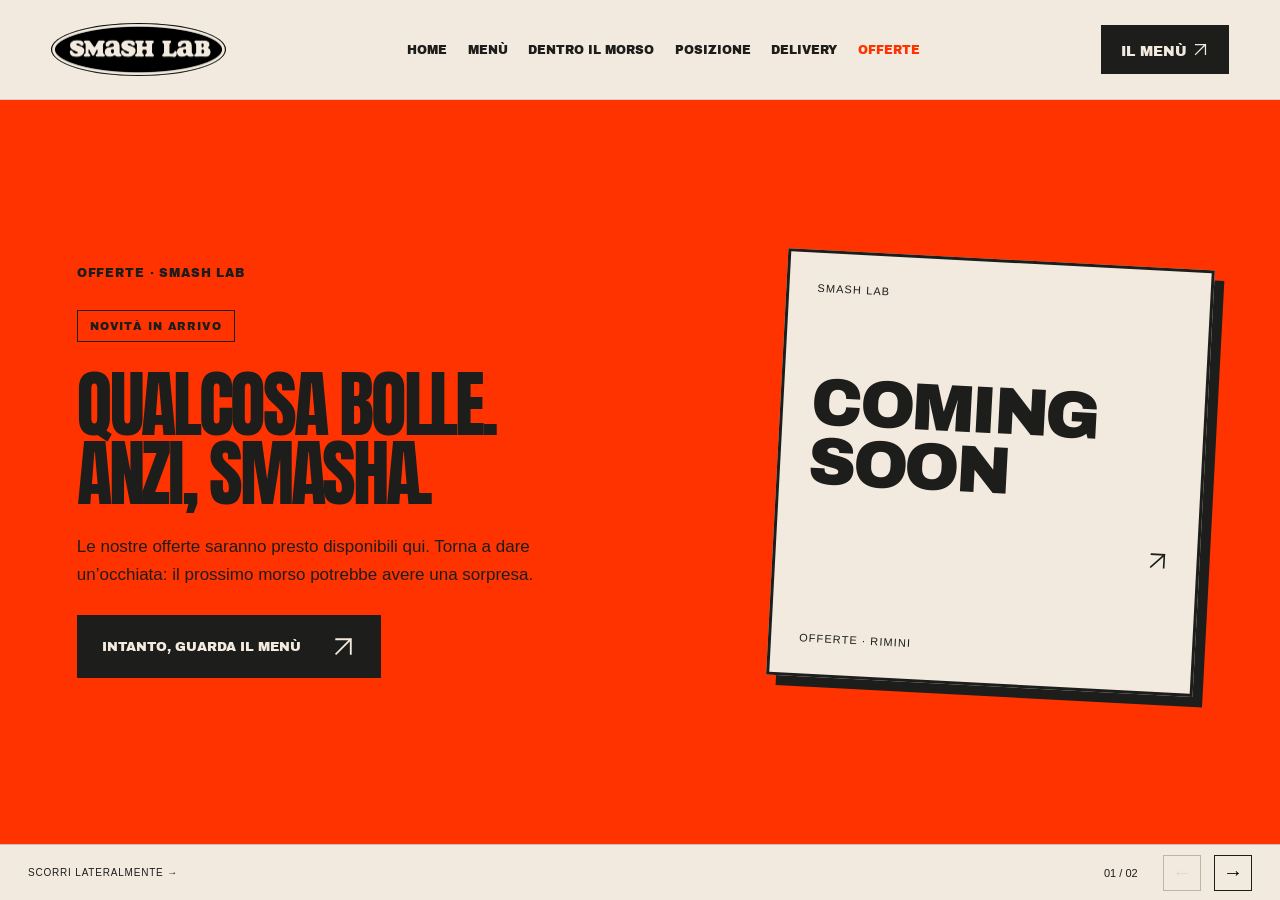
<file: offerte.html>
<!doctype html><html lang="it"><head><meta charset="utf-8"><meta name="viewport" content="width=device-width,initial-scale=1,viewport-fit=cover"><meta name="robots" content="noindex,nofollow"><title>Offerte Smash Lab Rimini | Novità in arrivo</title><link rel="stylesheet" href="styles.css?v=privacy-prezzi-20261102"><meta name="description" content="Le offerte di Smash Lab a Rimini saranno presto disponibili. Scopri il menù e segui i canali ufficiali per le novità."><meta property="og:type" content="website"><meta property="og:locale" content="it_IT"><meta property="og:site_name" content="Smash Lab Rimini"><meta property="og:title" content="Offerte Smash Lab Rimini | Novità in arrivo"><meta property="og:description" content="Le offerte di Smash Lab a Rimini saranno presto disponibili. Scopri il menù e segui i canali ufficiali per le novità."><meta name="twitter:card" content="summary_large_image"><link rel="icon" href="assets/smash/brand/favicon.ico" sizes="any"><link rel="icon" href="assets/smash/brand/favicon.png" type="image/png" sizes="32x32"><link rel="apple-touch-icon" href="assets/smash/brand/apple-touch-icon.png" sizes="180x180"><link rel="preload" href="assets/smash/fonts/Anton-Regular.ttf" as="font" type="font/ttf" crossorigin></head><body class="coming-page"><a class="skip" href="#main">Salta al contenuto</a><header class="site-header"><a class="brand" href="index.html" aria-label="Smash Lab, home"><img src="assets/smash/brand/logo-oval.webp" alt="Smash Lab" width="700" height="215" decoding="async"></a><nav class="desktop-nav" aria-label="Navigazione principale"><a href="index.html">Home</a><a href="menu.html">Menù</a><a href="dentro-il-morso.html">Dentro il morso</a><a href="posizione.html">Posizione</a><a href="delivery.html">Delivery</a><a href="offerte.html" aria-current="page">Offerte</a></nav><a class="header-menu" href="menu.html">Il menù <svg class="ui-icon ui-arrow" viewBox="0 0 24 24" fill="none" stroke="currentColor" stroke-width="1.8" stroke-linecap="square" stroke-linejoin="miter" aria-hidden="true" focusable="false"><path d="M5 19 19 5M5 5h14v14"/></svg></a><button class="menu-toggle" aria-expanded="false" aria-controls="mobile-nav"><span>Menu</span><span class="menu-icon" aria-hidden="true"><svg class="ui-icon ui-menu" viewBox="0 0 24 24" fill="none" stroke="currentColor" stroke-width="2" aria-hidden="true" focusable="false"><path d="M3 6h18M3 12h18M3 18h18"/></svg></span></button></header><nav id="mobile-nav" class="mobile-nav" aria-label="Navigazione mobile" hidden><a href="index.html">Home</a><a href="menu.html">Menù</a><a href="dentro-il-morso.html">Dentro il morso</a><a href="posizione.html">Posizione</a><a href="delivery.html">Delivery</a><a href="offerte.html" aria-current="page">Offerte</a><p>Smash burger. Rimini.</p></nav><main id="main"><section class="coming-panel coming-02"><div class="coming-copy"><p class="eyebrow">Offerte · Smash Lab</p><span class="coming-status">Novità in arrivo</span><h1>Qualcosa bolle.<br>Anzi, smasha.</h1><p class="body-copy">Le nostre offerte saranno presto disponibili qui. Torna a dare un’occhiata: il prossimo morso potrebbe avere una sorpresa.</p><a class="button dark" href="menu.html">Intanto, guarda il menù <svg class="ui-icon ui-arrow" viewBox="0 0 24 24" fill="none" stroke="currentColor" stroke-width="1.8" stroke-linecap="square" stroke-linejoin="miter" aria-hidden="true" focusable="false"><path d="M5 19 19 5M5 5h14v14"/></svg></a></div><div class="coming-stamp" aria-hidden="true"><span>Smash Lab</span><strong>COMING<br>SOON<span><svg class="ui-icon ui-arrow" viewBox="0 0 24 24" fill="none" stroke="currentColor" stroke-width="1.8" stroke-linecap="square" stroke-linejoin="miter" aria-hidden="true" focusable="false"><path d="M5 19 19 5M5 5h14v14"/></svg></span></strong><span>Offerte · Rimini</span></div></section></main><footer class="site-footer"><a href="index.html" aria-label="Smash Lab, home"><img src="assets/smash/brand/wordmark.svg" alt="Smash Lab" width="154" height="71" loading="lazy" decoding="async"></a><p>Smash burger in Romagna.<br>Viale Vittorio Veneto, 1<br>47921 Rimini · Marina Centro</p><nav aria-label="Navigazione nel footer"><a href="index.html">Home</a><a href="menu.html">Menù</a><a href="dentro-il-morso.html">Dentro il morso</a><a href="posizione.html">Posizione</a><a href="delivery.html">Delivery</a><a href="offerte.html" aria-current="page">Offerte</a></nav><a class="footer-review" href="https://www.google.com/searchviewer/10?svid=CAwSHRIbCgNwdnESFENnMHZaeTh4TVhsa2JHdG1NM0kxGAo#sv=[base64]" target="_blank" rel="noopener noreferrer">Recensioni su Google <svg class="ui-icon ui-arrow" viewBox="0 0 24 24" fill="none" stroke="currentColor" stroke-width="1.8" stroke-linecap="square" stroke-linejoin="miter" aria-hidden="true" focusable="false"><path d="M5 19 19 5M5 5h14v14"/></svg></a><div class="footer-contacts"><p>Mar–Gio 19–22:30 · Ven–Sab 19–23<br>Dom 19–22 · Lunedì chiuso</p><a href="tel:+393339937927">Chiama: +39 333 993 7927</a><a href="https://wa.me/393339937927" target="_blank" rel="noopener noreferrer">WhatsApp</a><a href="https://www.instagram.com/smashlab_rimini/" target="_blank" rel="noopener noreferrer">Instagram</a><a href="https://www.facebook.com/p/SMASH-LAB-61577262377712/" target="_blank" rel="noopener noreferrer">Facebook</a><a href="faq.html">Domande frequenti</a></div><p class="legal-business">Smash Lab S.r.l. · P. IVA 04785750409<br>Sede legale: Viale Vittorio Veneto, 1/M, Rimini<br><a href="mailto:info@smashlab.it">info@smashlab.it</a><span class="footer-policies"><a href="privacy.html">Privacy</a><a href="cookie.html">Cookie</a></span></p><span class="footer-note">Smash Lab · Tutto il gusto, senza giri di parole.</span></footer><div class="mobile-dock"><a href="menu.html" >Scopri il menù <span><svg class="ui-icon ui-arrow" viewBox="0 0 24 24" fill="none" stroke="currentColor" stroke-width="1.8" stroke-linecap="square" stroke-linejoin="miter" aria-hidden="true" focusable="false"><path d="M5 19 19 5M5 5h14v14"/></svg></span></a><a href="tel:+393339937927">Chiama <span aria-hidden="true"><svg class="ui-icon" viewBox="0 0 24 24" fill="none" stroke="currentColor" stroke-width="1.8"><path d="M7 3 3 5c-1 7 9 17 16 16l2-4-5-3-2 2c-3-1-5-3-6-6l2-2Z"/></svg></span></a><a class="dock-whatsapp" href="https://wa.me/393339937927" target="_blank" rel="noopener noreferrer">WhatsApp</a></div><script src="script.js?v=privacy-prezzi-20261102"></script></body></html>
</file>
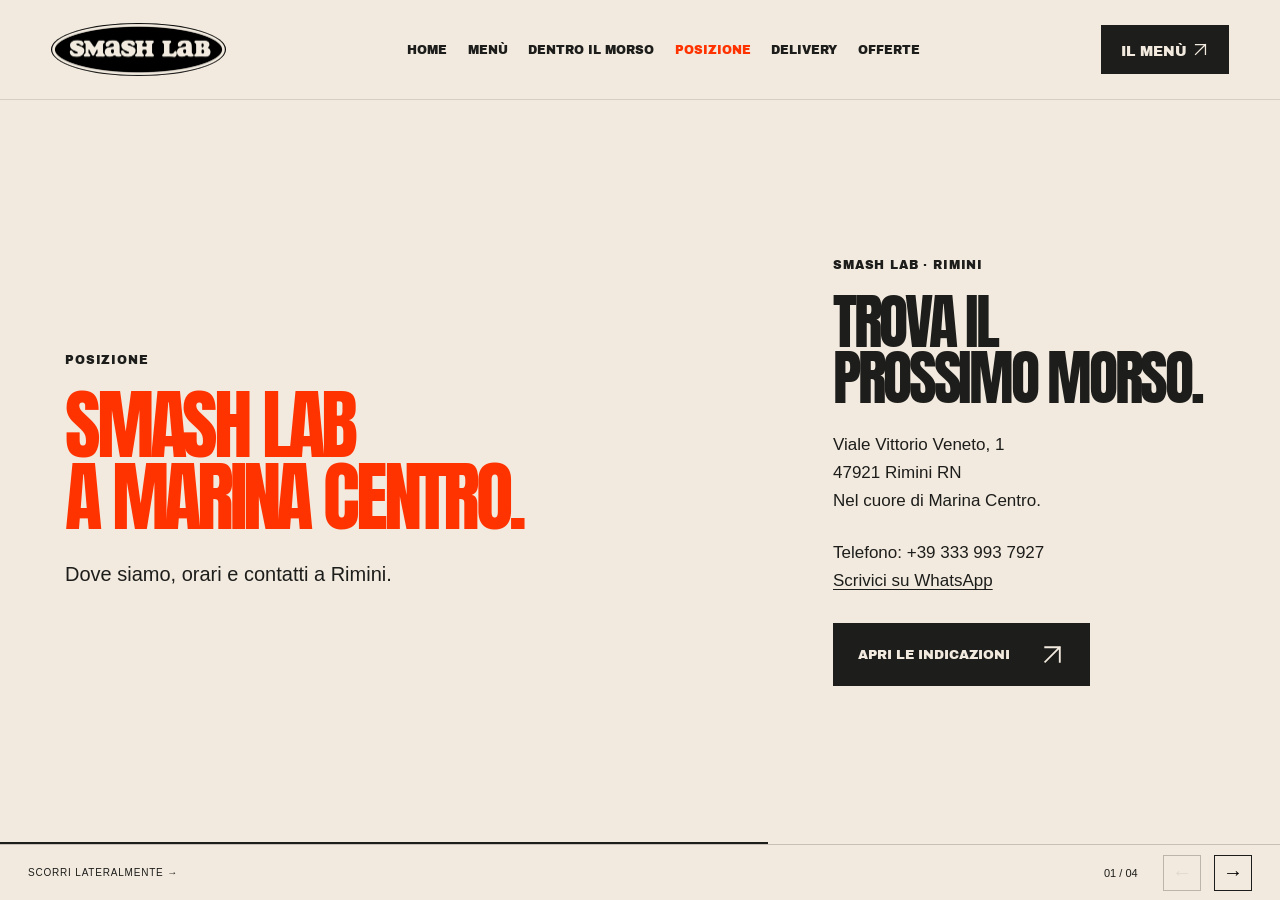
<file: posizione.html>
<!doctype html><html lang="it"><head><meta charset="utf-8"><meta name="viewport" content="width=device-width,initial-scale=1,viewport-fit=cover"><meta name="robots" content="noindex,nofollow"><title>Orari e indirizzo | Smash Lab Marina Centro, Rimini</title><link rel="stylesheet" href="styles.css?v=privacy-prezzi-20261102"><meta name="description" content="Smash Lab è in Viale Vittorio Veneto 1, Marina Centro, Rimini. Orari di apertura a cena, telefono e indicazioni per raggiungerci."><meta property="og:type" content="website"><meta property="og:locale" content="it_IT"><meta property="og:site_name" content="Smash Lab Rimini"><meta property="og:title" content="Orari e indirizzo | Smash Lab Marina Centro, Rimini"><meta property="og:description" content="Smash Lab è in Viale Vittorio Veneto 1, Marina Centro, Rimini. Orari di apertura a cena, telefono e indicazioni per raggiungerci."><meta name="twitter:card" content="summary_large_image"><link rel="icon" href="assets/smash/brand/favicon.ico" sizes="any"><link rel="icon" href="assets/smash/brand/favicon.png" type="image/png" sizes="32x32"><link rel="apple-touch-icon" href="assets/smash/brand/apple-touch-icon.png" sizes="180x180"><script type="application/ld+json">{"@context": "https://schema.org", "@type": "Restaurant", "@id": "#locale", "name": "Smash Lab", "description": "Smash burger, hot dog e fritti a Rimini, in Marina Centro.", "telephone": "+393339937927", "servesCuisine": ["Hamburger", "Smash burger"], "address": {"@type": "PostalAddress", "streetAddress": "Viale Vittorio Veneto, 1", "addressLocality": "Rimini", "postalCode": "47921", "addressRegion": "RN", "addressCountry": "IT"}, "openingHoursSpecification": [{"@type": "OpeningHoursSpecification", "dayOfWeek": ["Tuesday", "Wednesday", "Thursday"], "opens": "19:00", "closes": "22:30"}, {"@type": "OpeningHoursSpecification", "dayOfWeek": ["Friday", "Saturday"], "opens": "19:00", "closes": "23:00"}, {"@type": "OpeningHoursSpecification", "dayOfWeek": "Sunday", "opens": "19:00", "closes": "22:00"}], "sameAs": ["https://www.instagram.com/smashlab_rimini/", "https://www.facebook.com/p/SMASH-LAB-61577262377712/"], "legalName": "Smash Lab S.r.l.", "email": "info@smashlab.it"}</script><link rel="preload" href="assets/smash/fonts/Anton-Regular.ttf" as="font" type="font/ttf" crossorigin></head><body><a class="skip" href="#main">Salta al contenuto</a><header class="site-header"><a class="brand" href="index.html" aria-label="Smash Lab, home"><img src="assets/smash/brand/logo-oval.webp" alt="Smash Lab" width="700" height="215" decoding="async"></a><nav class="desktop-nav" aria-label="Navigazione principale"><a href="index.html">Home</a><a href="menu.html">Menù</a><a href="dentro-il-morso.html">Dentro il morso</a><a href="posizione.html" aria-current="page">Posizione</a><a href="delivery.html">Delivery</a><a href="offerte.html">Offerte</a></nav><a class="header-menu" href="menu.html">Il menù <svg class="ui-icon ui-arrow" viewBox="0 0 24 24" fill="none" stroke="currentColor" stroke-width="1.8" stroke-linecap="square" stroke-linejoin="miter" aria-hidden="true" focusable="false"><path d="M5 19 19 5M5 5h14v14"/></svg></a><button class="menu-toggle" aria-expanded="false" aria-controls="mobile-nav"><span>Menu</span><span class="menu-icon" aria-hidden="true"><svg class="ui-icon ui-menu" viewBox="0 0 24 24" fill="none" stroke="currentColor" stroke-width="2" aria-hidden="true" focusable="false"><path d="M3 6h18M3 12h18M3 18h18"/></svg></span></button></header><nav id="mobile-nav" class="mobile-nav" aria-label="Navigazione mobile" hidden><a href="index.html">Home</a><a href="menu.html">Menù</a><a href="dentro-il-morso.html">Dentro il morso</a><a href="posizione.html" aria-current="page">Posizione</a><a href="delivery.html">Delivery</a><a href="offerte.html">Offerte</a><p>Smash burger. Rimini.</p></nav><main id="main"><header class="page-heading"><p class="eyebrow">Posizione</p><h1>Smash Lab<br>a Marina Centro.</h1><p class="intro">Dove siamo, orari e contatti a Rimini.</p></header><section class="location-layout section"><div class="location-card"><p class="eyebrow">Smash Lab · Rimini</p><h2>Trova il<br>prossimo morso.</h2><p class="body-copy">Viale Vittorio Veneto, 1<br>47921 Rimini RN<br>Nel cuore di Marina Centro.</p><p class="body-copy"><a href="tel:+393339937927">Telefono: +39 333 993 7927</a><br><a class="location-whatsapp" href="https://wa.me/393339937927" target="_blank" rel="noopener noreferrer">Scrivici su WhatsApp</a></p><a class="button dark" href="https://www.google.com/maps/dir/?api=1&amp;destination=Viale%20Vittorio%20Veneto%201%2047921%20Rimini" target="_blank" rel="noopener noreferrer">Apri le indicazioni <svg class="ui-icon ui-arrow" viewBox="0 0 24 24" fill="none" stroke="currentColor" stroke-width="1.8" stroke-linecap="square" stroke-linejoin="miter" aria-hidden="true" focusable="false"><path d="M5 19 19 5M5 5h14v14"/></svg></a></div><div class="location-art"><img src="assets/smash/brand/badge.svg" alt="Smash Lab Rimini" width="350" height="414" decoding="async"></div></section><section class="hours-section section"><p class="eyebrow">Quando ci trovi</p><h2>Ci vediamo<br>per cena.</h2><dl class="opening-hours"><div><dt>Lunedì</dt><dd>Chiuso</dd></div><div><dt>Martedì – Giovedì</dt><dd>19:00 – 22:30</dd></div><div><dt>Venerdì – Sabato</dt><dd>19:00 – 23:00</dd></div><div><dt>Domenica</dt><dd>19:00 – 22:00</dd></div></dl></section></main><footer class="site-footer"><a href="index.html" aria-label="Smash Lab, home"><img src="assets/smash/brand/wordmark.svg" alt="Smash Lab" width="154" height="71" loading="lazy" decoding="async"></a><p>Smash burger in Romagna.<br>Viale Vittorio Veneto, 1<br>47921 Rimini · Marina Centro</p><nav aria-label="Navigazione nel footer"><a href="index.html">Home</a><a href="menu.html">Menù</a><a href="dentro-il-morso.html">Dentro il morso</a><a href="posizione.html" aria-current="page">Posizione</a><a href="delivery.html">Delivery</a><a href="offerte.html">Offerte</a></nav><a class="footer-review" href="https://www.google.com/searchviewer/10?svid=CAwSHRIbCgNwdnESFENnMHZaeTh4TVhsa2JHdG1NM0kxGAo#sv=[base64]" target="_blank" rel="noopener noreferrer">Recensioni su Google <svg class="ui-icon ui-arrow" viewBox="0 0 24 24" fill="none" stroke="currentColor" stroke-width="1.8" stroke-linecap="square" stroke-linejoin="miter" aria-hidden="true" focusable="false"><path d="M5 19 19 5M5 5h14v14"/></svg></a><div class="footer-contacts"><p>Mar–Gio 19–22:30 · Ven–Sab 19–23<br>Dom 19–22 · Lunedì chiuso</p><a href="tel:+393339937927">Chiama: +39 333 993 7927</a><a href="https://wa.me/393339937927" target="_blank" rel="noopener noreferrer">WhatsApp</a><a href="https://www.instagram.com/smashlab_rimini/" target="_blank" rel="noopener noreferrer">Instagram</a><a href="https://www.facebook.com/p/SMASH-LAB-61577262377712/" target="_blank" rel="noopener noreferrer">Facebook</a><a href="faq.html">Domande frequenti</a></div><p class="legal-business">Smash Lab S.r.l. · P. IVA 04785750409<br>Sede legale: Viale Vittorio Veneto, 1/M, Rimini<br><a href="mailto:info@smashlab.it">info@smashlab.it</a><span class="footer-policies"><a href="privacy.html">Privacy</a><a href="cookie.html">Cookie</a></span></p><span class="footer-note">Smash Lab · Tutto il gusto, senza giri di parole.</span></footer><div class="mobile-dock"><a href="menu.html" >Scopri il menù <span><svg class="ui-icon ui-arrow" viewBox="0 0 24 24" fill="none" stroke="currentColor" stroke-width="1.8" stroke-linecap="square" stroke-linejoin="miter" aria-hidden="true" focusable="false"><path d="M5 19 19 5M5 5h14v14"/></svg></span></a><a href="tel:+393339937927">Chiama <span aria-hidden="true"><svg class="ui-icon" viewBox="0 0 24 24" fill="none" stroke="currentColor" stroke-width="1.8"><path d="M7 3 3 5c-1 7 9 17 16 16l2-4-5-3-2 2c-3-1-5-3-6-6l2-2Z"/></svg></span></a><a class="dock-whatsapp" href="https://wa.me/393339937927" target="_blank" rel="noopener noreferrer">WhatsApp</a></div><script src="script.js?v=privacy-prezzi-20261102"></script></body></html>
</file>
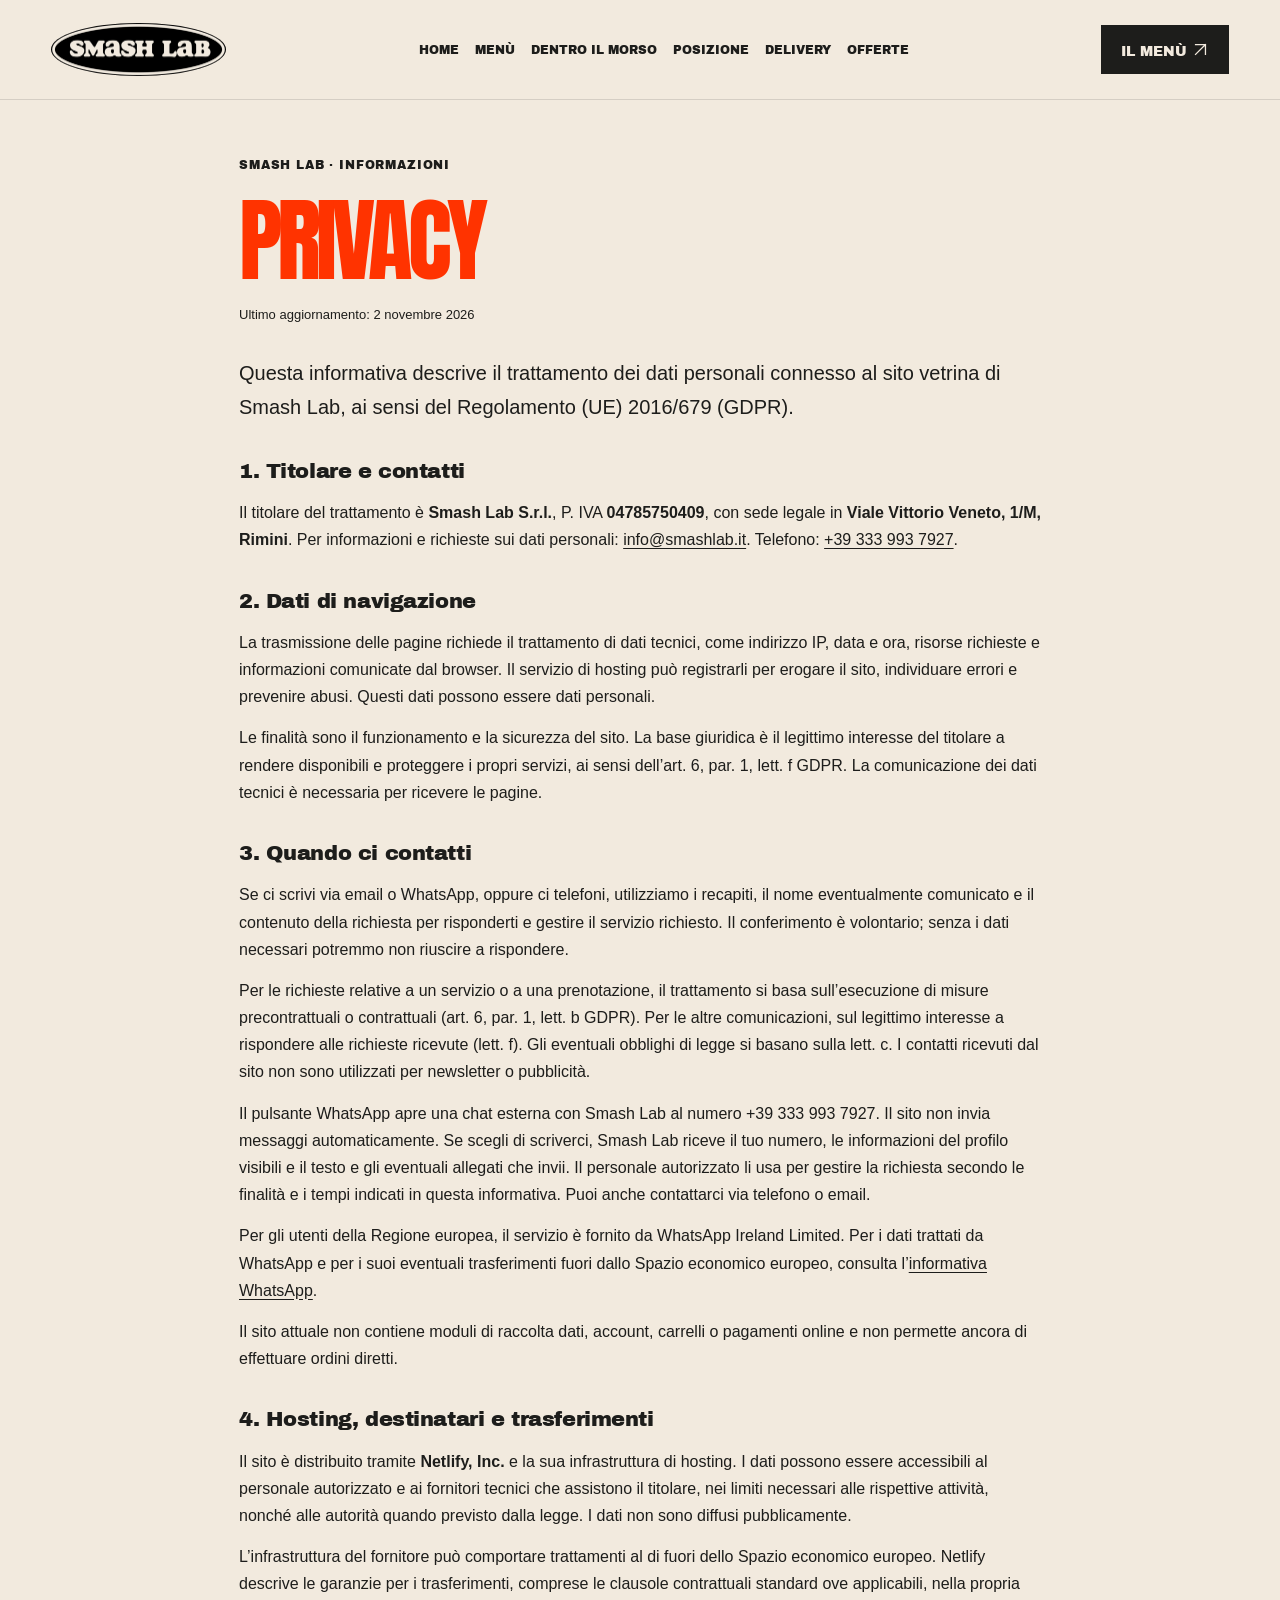
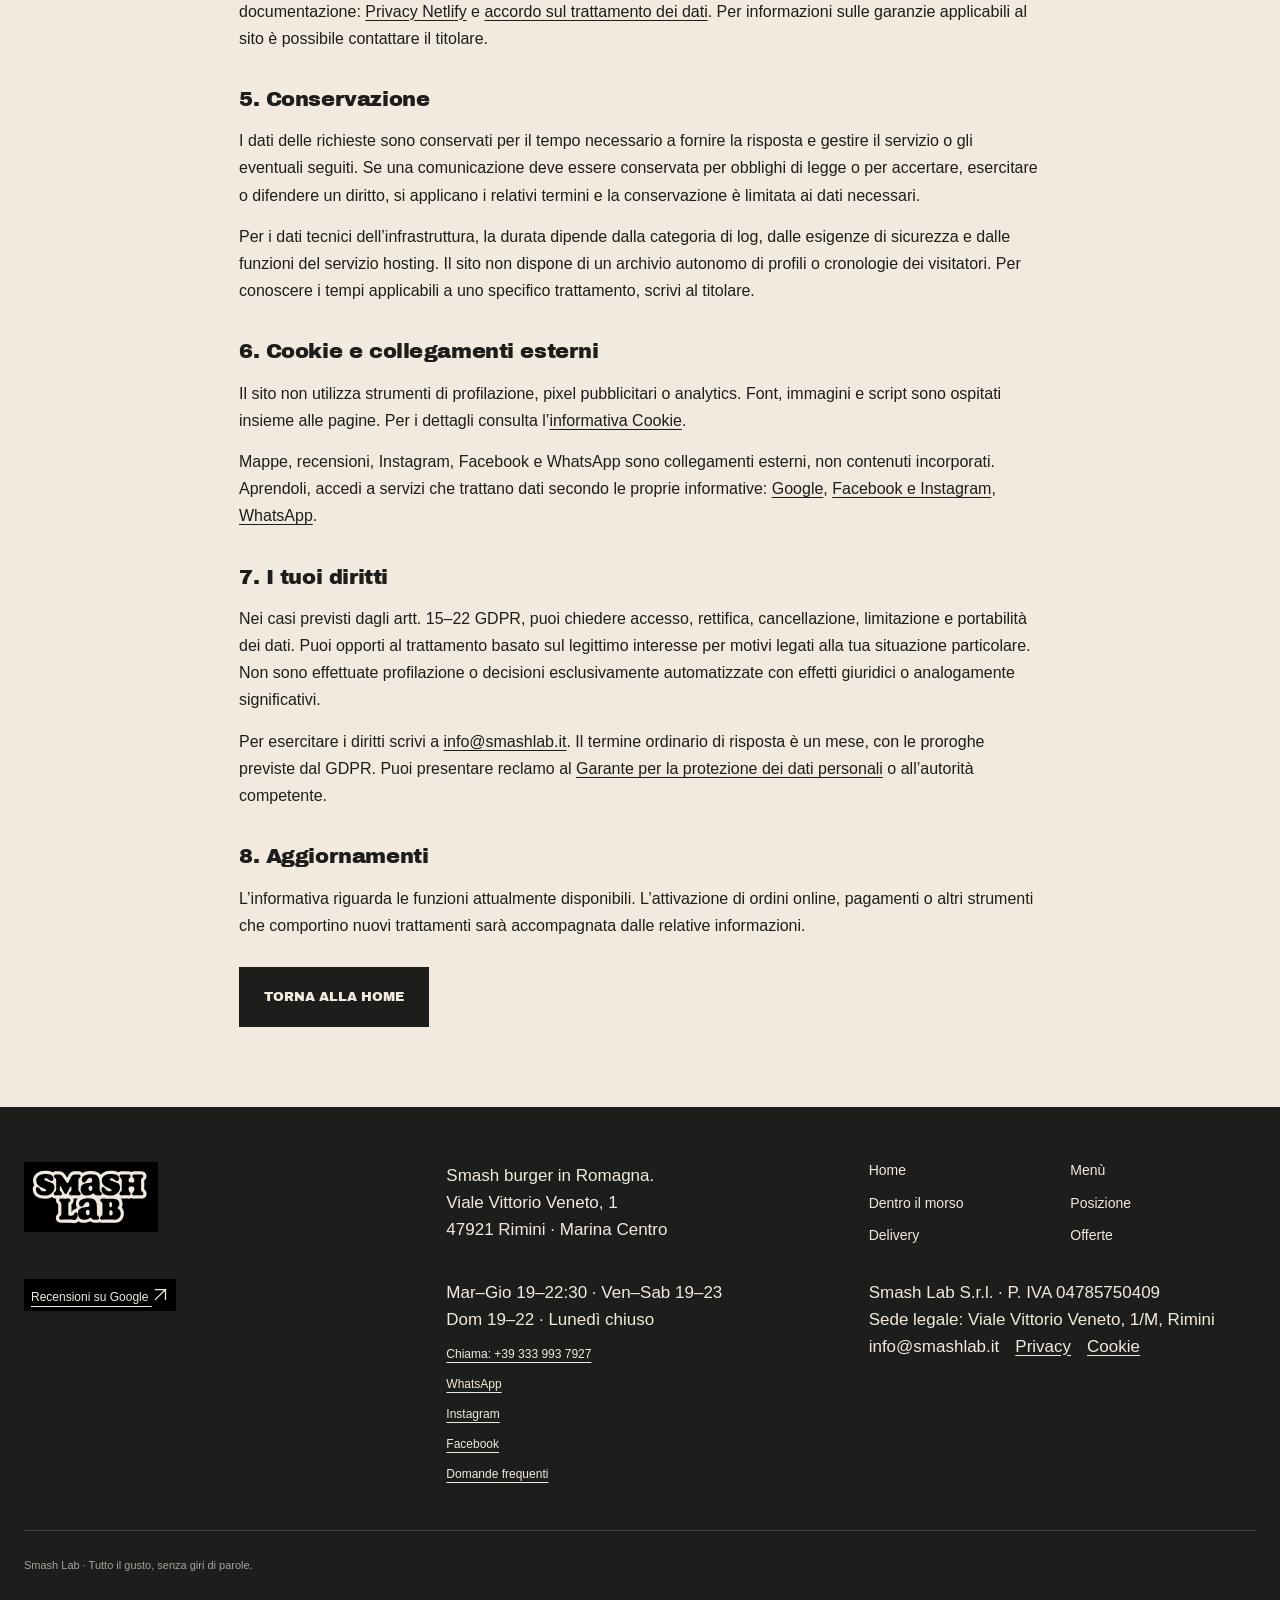
<file: privacy.html>
<!doctype html><html lang="it"><head><meta charset="utf-8"><meta name="viewport" content="width=device-width,initial-scale=1,viewport-fit=cover"><meta name="robots" content="noindex,nofollow"><title>Privacy | Smash Lab Rimini</title><link rel="stylesheet" href="styles.css?v=privacy-prezzi-20261102"><meta name="description" content="Informativa sul trattamento dei dati personali nel sito vetrina di Smash Lab S.r.l., Rimini. Contatti, finalità e diritti."><meta property="og:type" content="website"><meta property="og:locale" content="it_IT"><meta property="og:site_name" content="Smash Lab Rimini"><meta property="og:title" content="Privacy | Smash Lab Rimini"><meta property="og:description" content="Informativa sul trattamento dei dati personali nel sito vetrina di Smash Lab S.r.l., Rimini. Contatti, finalità e diritti."><meta name="twitter:card" content="summary_large_image"><link rel="icon" href="assets/smash/brand/favicon.ico" sizes="any"><link rel="icon" href="assets/smash/brand/favicon.png" type="image/png" sizes="32x32"><link rel="apple-touch-icon" href="assets/smash/brand/apple-touch-icon.png" sizes="180x180"><link rel="preload" href="assets/smash/fonts/Anton-Regular.ttf" as="font" type="font/ttf" crossorigin></head><body class="policy-page"><a class="skip" href="#main">Salta al contenuto</a><header class="site-header"><a class="brand" href="index.html" aria-label="Smash Lab, home"><img src="assets/smash/brand/logo-oval.webp" alt="Smash Lab" width="700" height="215" decoding="async"></a><nav class="desktop-nav" aria-label="Navigazione principale"><a href="index.html">Home</a><a href="menu.html">Menù</a><a href="dentro-il-morso.html">Dentro il morso</a><a href="posizione.html">Posizione</a><a href="delivery.html">Delivery</a><a href="offerte.html">Offerte</a></nav><a class="header-menu" href="menu.html">Il menù <svg class="ui-icon ui-arrow" viewBox="0 0 24 24" fill="none" stroke="currentColor" stroke-width="1.8" stroke-linecap="square" stroke-linejoin="miter" aria-hidden="true" focusable="false"><path d="M5 19 19 5M5 5h14v14"/></svg></a><button class="menu-toggle" aria-expanded="false" aria-controls="mobile-nav"><span>Menu</span><span class="menu-icon" aria-hidden="true"><svg class="ui-icon ui-menu" viewBox="0 0 24 24" fill="none" stroke="currentColor" stroke-width="2" aria-hidden="true" focusable="false"><path d="M3 6h18M3 12h18M3 18h18"/></svg></span></button></header><nav id="mobile-nav" class="mobile-nav" aria-label="Navigazione mobile" hidden><a href="index.html">Home</a><a href="menu.html">Menù</a><a href="dentro-il-morso.html">Dentro il morso</a><a href="posizione.html">Posizione</a><a href="delivery.html">Delivery</a><a href="offerte.html">Offerte</a><p>Smash burger. Rimini.</p></nav><main id="main" class="policy-main"><article class="policy-content"><p class="eyebrow">Smash Lab · Informazioni</p><h1>Privacy</h1><p class="policy-date">Ultimo aggiornamento: 2 novembre 2026</p><p class="policy-lead">Questa informativa descrive il trattamento dei dati personali connesso al sito vetrina di Smash Lab, ai sensi del Regolamento (UE) 2016/679 (GDPR).</p>
<h2>1. Titolare e contatti</h2><p>Il titolare del trattamento è <strong>Smash Lab S.r.l.</strong>, P. IVA <strong>04785750409</strong>, con sede legale in <strong>Viale Vittorio Veneto, 1/M, Rimini</strong>. Per informazioni e richieste sui dati personali: <a href="mailto:info@smashlab.it">info@smashlab.it</a>. Telefono: <a href="tel:+393339937927">+39 333 993 7927</a>.</p>
<h2>2. Dati di navigazione</h2><p>La trasmissione delle pagine richiede il trattamento di dati tecnici, come indirizzo IP, data e ora, risorse richieste e informazioni comunicate dal browser. Il servizio di hosting può registrarli per erogare il sito, individuare errori e prevenire abusi. Questi dati possono essere dati personali.</p><p>Le finalità sono il funzionamento e la sicurezza del sito. La base giuridica è il legittimo interesse del titolare a rendere disponibili e proteggere i propri servizi, ai sensi dell’art. 6, par. 1, lett. f GDPR. La comunicazione dei dati tecnici è necessaria per ricevere le pagine.</p>
<h2>3. Quando ci contatti</h2><p>Se ci scrivi via email o WhatsApp, oppure ci telefoni, utilizziamo i recapiti, il nome eventualmente comunicato e il contenuto della richiesta per risponderti e gestire il servizio richiesto. Il conferimento è volontario; senza i dati necessari potremmo non riuscire a rispondere.</p><p>Per le richieste relative a un servizio o a una prenotazione, il trattamento si basa sull’esecuzione di misure precontrattuali o contrattuali (art. 6, par. 1, lett. b GDPR). Per le altre comunicazioni, sul legittimo interesse a rispondere alle richieste ricevute (lett. f). Gli eventuali obblighi di legge si basano sulla lett. c. I contatti ricevuti dal sito non sono utilizzati per newsletter o pubblicità.</p><p>Il pulsante WhatsApp apre una chat esterna con Smash Lab al numero +39 333 993 7927. Il sito non invia messaggi automaticamente. Se scegli di scriverci, Smash Lab riceve il tuo numero, le informazioni del profilo visibili e il testo e gli eventuali allegati che invii. Il personale autorizzato li usa per gestire la richiesta secondo le finalità e i tempi indicati in questa informativa. Puoi anche contattarci via telefono o email.</p><p>Per gli utenti della Regione europea, il servizio è fornito da WhatsApp Ireland Limited. Per i dati trattati da WhatsApp e per i suoi eventuali trasferimenti fuori dallo Spazio economico europeo, consulta l’<a href="https://www.whatsapp.com/legal/privacy-policy-eea" target="_blank" rel="noopener noreferrer">informativa WhatsApp</a>.</p><p>Il sito attuale non contiene moduli di raccolta dati, account, carrelli o pagamenti online e non permette ancora di effettuare ordini diretti.</p>
<h2>4. Hosting, destinatari e trasferimenti</h2><p>Il sito è distribuito tramite <strong>Netlify, Inc.</strong> e la sua infrastruttura di hosting. I dati possono essere accessibili al personale autorizzato e ai fornitori tecnici che assistono il titolare, nei limiti necessari alle rispettive attività, nonché alle autorità quando previsto dalla legge. I dati non sono diffusi pubblicamente.</p><p>L’infrastruttura del fornitore può comportare trattamenti al di fuori dello Spazio economico europeo. Netlify descrive le garanzie per i trasferimenti, comprese le clausole contrattuali standard ove applicabili, nella propria documentazione: <a href="https://www.netlify.com/privacy/" target="_blank" rel="noopener noreferrer">Privacy Netlify</a> e <a href="https://www.netlify.com/pdf/netlify-dpa.pdf" target="_blank" rel="noopener noreferrer">accordo sul trattamento dei dati</a>. Per informazioni sulle garanzie applicabili al sito è possibile contattare il titolare.</p>
<h2>5. Conservazione</h2><p>I dati delle richieste sono conservati per il tempo necessario a fornire la risposta e gestire il servizio o gli eventuali seguiti. Se una comunicazione deve essere conservata per obblighi di legge o per accertare, esercitare o difendere un diritto, si applicano i relativi termini e la conservazione è limitata ai dati necessari.</p><p>Per i dati tecnici dell’infrastruttura, la durata dipende dalla categoria di log, dalle esigenze di sicurezza e dalle funzioni del servizio hosting. Il sito non dispone di un archivio autonomo di profili o cronologie dei visitatori. Per conoscere i tempi applicabili a uno specifico trattamento, scrivi al titolare.</p>
<h2>6. Cookie e collegamenti esterni</h2><p>Il sito non utilizza strumenti di profilazione, pixel pubblicitari o analytics. Font, immagini e script sono ospitati insieme alle pagine. Per i dettagli consulta l’<a href="cookie.html">informativa Cookie</a>.</p><p>Mappe, recensioni, Instagram, Facebook e WhatsApp sono collegamenti esterni, non contenuti incorporati. Aprendoli, accedi a servizi che trattano dati secondo le proprie informative: <a href="https://policies.google.com/privacy" target="_blank" rel="noopener noreferrer">Google</a>, <a href="https://www.facebook.com/privacy/policy/" target="_blank" rel="noopener noreferrer">Facebook e Instagram</a>, <a href="https://www.whatsapp.com/legal/privacy-policy-eea" target="_blank" rel="noopener noreferrer">WhatsApp</a>.</p>
<h2>7. I tuoi diritti</h2><p>Nei casi previsti dagli artt. 15–22 GDPR, puoi chiedere accesso, rettifica, cancellazione, limitazione e portabilità dei dati. Puoi opporti al trattamento basato sul legittimo interesse per motivi legati alla tua situazione particolare. Non sono effettuate profilazione o decisioni esclusivamente automatizzate con effetti giuridici o analogamente significativi.</p><p>Per esercitare i diritti scrivi a <a href="mailto:info@smashlab.it">info@smashlab.it</a>. Il termine ordinario di risposta è un mese, con le proroghe previste dal GDPR. Puoi presentare reclamo al <a href="https://www.garanteprivacy.it/" target="_blank" rel="noopener noreferrer">Garante per la protezione dei dati personali</a> o all’autorità competente.</p>
<h2>8. Aggiornamenti</h2><p>L’informativa riguarda le funzioni attualmente disponibili. L’attivazione di ordini online, pagamenti o altri strumenti che comportino nuovi trattamenti sarà accompagnata dalle relative informazioni.</p><a class="button dark" href="index.html">Torna alla home</a></article></main><footer class="site-footer"><a href="index.html" aria-label="Smash Lab, home"><img src="assets/smash/brand/wordmark.svg" alt="Smash Lab" width="154" height="71" loading="lazy" decoding="async"></a><p>Smash burger in Romagna.<br>Viale Vittorio Veneto, 1<br>47921 Rimini · Marina Centro</p><nav aria-label="Navigazione nel footer"><a href="index.html">Home</a><a href="menu.html">Menù</a><a href="dentro-il-morso.html">Dentro il morso</a><a href="posizione.html">Posizione</a><a href="delivery.html">Delivery</a><a href="offerte.html">Offerte</a></nav><a class="footer-review" href="https://www.google.com/searchviewer/10?svid=CAwSHRIbCgNwdnESFENnMHZaeTh4TVhsa2JHdG1NM0kxGAo#sv=[base64]" target="_blank" rel="noopener noreferrer">Recensioni su Google <svg class="ui-icon ui-arrow" viewBox="0 0 24 24" fill="none" stroke="currentColor" stroke-width="1.8" stroke-linecap="square" stroke-linejoin="miter" aria-hidden="true" focusable="false"><path d="M5 19 19 5M5 5h14v14"/></svg></a><div class="footer-contacts"><p>Mar–Gio 19–22:30 · Ven–Sab 19–23<br>Dom 19–22 · Lunedì chiuso</p><a href="tel:+393339937927">Chiama: +39 333 993 7927</a><a href="https://wa.me/393339937927" target="_blank" rel="noopener noreferrer">WhatsApp</a><a href="https://www.instagram.com/smashlab_rimini/" target="_blank" rel="noopener noreferrer">Instagram</a><a href="https://www.facebook.com/p/SMASH-LAB-61577262377712/" target="_blank" rel="noopener noreferrer">Facebook</a><a href="faq.html">Domande frequenti</a></div><p class="legal-business">Smash Lab S.r.l. · P. IVA 04785750409<br>Sede legale: Viale Vittorio Veneto, 1/M, Rimini<br><a href="mailto:info@smashlab.it">info@smashlab.it</a><span class="footer-policies"><a href="privacy.html">Privacy</a><a href="cookie.html">Cookie</a></span></p><span class="footer-note">Smash Lab · Tutto il gusto, senza giri di parole.</span></footer><div class="mobile-dock"><a href="menu.html" >Scopri il menù <span><svg class="ui-icon ui-arrow" viewBox="0 0 24 24" fill="none" stroke="currentColor" stroke-width="1.8" stroke-linecap="square" stroke-linejoin="miter" aria-hidden="true" focusable="false"><path d="M5 19 19 5M5 5h14v14"/></svg></span></a><a href="tel:+393339937927">Chiama <span aria-hidden="true"><svg class="ui-icon" viewBox="0 0 24 24" fill="none" stroke="currentColor" stroke-width="1.8"><path d="M7 3 3 5c-1 7 9 17 16 16l2-4-5-3-2 2c-3-1-5-3-6-6l2-2Z"/></svg></span></a><a class="dock-whatsapp" href="https://wa.me/393339937927" target="_blank" rel="noopener noreferrer">WhatsApp</a></div><script src="script.js?v=privacy-prezzi-20261102"></script></body></html>
</file>
<file: styles.css>
@font-face{font-family:SmashCondensed;src:url('assets/smash/fonts/Anton-Regular.ttf') format('truetype');font-weight:400;font-style:normal;font-display:swap}
@font-face{font-family:SmashWide;src:url('assets/smash/fonts/ArchivoBlack-Regular.ttf') format('truetype');font-weight:400;font-style:normal;font-display:swap}
:root{--orange:#ff3300;--cream:#f2eade;--ink:#1d1d1b;--display:SmashCondensed,Impact,'Arial Narrow',sans-serif;--wide:SmashWide,'Arial Black',sans-serif;--body:Arial,Helvetica,sans-serif}*{box-sizing:border-box}html{scroll-behavior:smooth;scroll-padding-top:110px}body{margin:0;background:var(--cream);color:var(--ink);font-family:var(--body);padding-bottom:0}a{color:inherit;text-decoration:none}button{font:inherit}img{display:block;max-width:100%;height:auto}h1,h2,h3,p{margin:0}h1,h2,h3,.eyebrow,.button,.desktop-nav,.mobile-nav,.mobile-dock,.header-menu{font-family:var(--display)}h1,h2{font-weight:900;text-transform:uppercase;letter-spacing:-.055em;line-height:.94}h1{font-size:clamp(52px,7.4vw,112px)}h2{font-size:clamp(37px,4.7vw,72px)}h3{font-size:21px;letter-spacing:-.03em}a,button{-webkit-tap-highlight-color:transparent}a:focus-visible,button:focus-visible,[tabindex]:focus-visible{outline:3px solid var(--orange);outline-offset:5px}.skip{position:fixed;top:-100px;left:10px;background:var(--ink);color:var(--cream);padding:14px;z-index:200}.skip:focus{top:10px}.site-header{height:100px;position:sticky;top:0;display:flex;align-items:center;justify-content:space-between;gap:25px;padding:12px clamp(20px,4vw,65px);background:var(--cream);border-bottom:1px solid #1d1d1b22;z-index:50}.brand{background:var(--orange);padding:5px 8px;transform:rotate(-3deg);flex-shrink:0}.brand img{width:125px}.desktop-nav{display:flex;gap:25px;font-size:14px;text-transform:uppercase}.desktop-nav a{padding:14px 0}.desktop-nav a[aria-current],.desktop-nav a:hover{color:var(--orange)}.header-menu{background:var(--ink);color:var(--cream);padding:16px 20px;font-size:14px;text-transform:uppercase}.menu-toggle{display:none}.mobile-nav[hidden]{display:none}.mobile-dock{display:none}.section{padding:86px max(24px,calc((100vw - 1290px)/2));}.eyebrow{font-weight:800;font-size:12px;letter-spacing:.07em;text-transform:uppercase;margin-bottom:22px}.intro{font-size:20px;line-height:1.5;margin-top:26px;max-width:520px}.body-copy{font-size:17px;line-height:1.65;margin-top:24px;max-width:540px}.button{display:inline-flex;align-items:center;justify-content:space-between;gap:30px;min-height:54px;padding:17px 23px;font-size:13px;text-transform:uppercase;margin-top:28px;border:2px solid transparent;transition:transform .2s}.button:hover{transform:translateY(-3px)}.dark{background:var(--ink);color:var(--cream)}.outline{border-color:var(--ink)}.cream{background:var(--cream);color:var(--ink)}.text-link{display:inline-block;border-bottom:2px solid currentColor;padding:12px 0;font-weight:700;font-size:14px;margin-top:22px}.hero{position:relative;min-height:750px;display:grid;grid-template-columns:1fr 1fr;align-items:center;padding:85px max(24px,calc((100vw - 1290px)/2)) 75px;overflow:hidden}.checker{position:absolute;inset:0 0 auto;height:20px;background:conic-gradient(var(--orange) 25%,var(--cream) 0 50%,var(--orange) 0 75%,var(--cream) 0) 0 0/40px 40px}.hero-copy{z-index:2}.hero .hero-title{font-size:clamp(66px,8.3vw,128px);color:var(--orange)}.hero .hero-title span{color:var(--ink)}.hero-visual{position:relative;align-self:stretch;display:grid;place-items:center;min-width:0}.hero-burger{width:100%;max-height:620px;object-fit:contain;filter:drop-shadow(16px 18px 0 #ff330020);animation:float 6s ease-in-out infinite}.hero-badge{position:absolute;width:145px;bottom:5px;right:0;transform:rotate(9deg)}.hero-bottom{position:absolute;bottom:24px;left:0;width:100%;text-align:center;text-transform:uppercase;font-size:10px;letter-spacing:.15em;font-weight:bold}.ticker{overflow:hidden;white-space:nowrap;background:var(--orange);color:var(--ink);padding:19px 0;border-block:2px solid var(--ink);font-family:var(--display);font-size:23px;font-weight:900;text-transform:uppercase}.ticker span{display:inline-block;word-spacing:20px;animation:marquee 30s linear infinite}.section-heading{display:grid;grid-template-columns:1fr auto;align-items:end;gap:0 30px}.section-heading .eyebrow{grid-column:1/-1}.food-rail{display:grid;grid-template-columns:repeat(3,minmax(0,1fr));gap:23px;margin-top:40px}.food-card{display:block;min-width:0}.food-card img{width:100%;aspect-ratio:4/5;object-fit:cover;background:var(--orange);transition:transform .35s}.food-card:first-child img{object-fit:contain;padding:20px}.food-card:hover img{transform:translateY(-6px)}.food-card>span{display:flex;justify-content:space-between;font-family:var(--display);font-size:18px;text-transform:uppercase;border-bottom:2px solid var(--ink);padding:20px 0}.about-teaser{display:grid;grid-template-columns:1.05fr 1fr;gap:75px;align-items:center;background:var(--ink);color:var(--cream)}.about-teaser .eyebrow{color:var(--orange)}.about-teaser .outline{border-color:var(--cream)}.teaser-image img{width:100%;aspect-ratio:1;object-fit:cover}.visit-section{background:var(--orange);text-align:center;padding-block:100px}.site-footer{display:grid;grid-template-columns:1fr 1fr 1fr;gap:35px;padding:55px max(24px,calc((100vw - 1290px)/2)) 35px;background:var(--ink);color:var(--cream)}.site-footer>a{align-self:start;justify-self:start;background:var(--orange);padding:7px}.site-footer img{width:120px}.site-footer p{font-size:17px;line-height:1.6}.site-footer nav{display:grid;grid-template-columns:1fr 1fr;gap:16px;font-size:14px}.footer-note{grid-column:1/-1;font-size:11px;opacity:.65;border-top:1px solid #f2eade44;padding-top:28px;margin-top:12px}.page-heading{padding:75px max(24px,calc((100vw - 1290px)/2)) 65px;border-bottom:2px solid var(--ink)}.page-heading h1{color:var(--orange);max-width:1050px}.category-nav{position:sticky;top:100px;z-index:30;background:var(--cream);display:flex;overflow:auto;gap:12px;padding:16px max(24px,calc((100vw - 1290px)/2));border-bottom:1px solid var(--ink);scrollbar-width:none}.category-nav a{white-space:nowrap;font-weight:bold;font-size:13px;border:1px solid var(--ink);padding:10px 17px;border-radius:30px}.category-nav a:hover,.category-nav a[aria-current]{background:var(--ink);color:var(--cream)}.menu-layout{display:grid;grid-template-columns:1.5fr .65fr;gap:110px;align-items:start}.menu-category{scroll-margin-top:185px;margin-bottom:65px}.menu-category .eyebrow{color:var(--orange)}.menu-category h2{margin-bottom:28px}.dish{display:flex;gap:20px;justify-content:space-between;padding:23px 0;border-top:1px solid #1d1d1b55}.dish p{font-size:14px;line-height:1.55;margin-top:9px;max-width:560px;color:#1d1d1bba}.price{font-family:var(--display);font-size:19px;font-weight:bold;white-space:nowrap}.menu-art{position:sticky;top:200px;text-align:center}.menu-art img{width:100%;max-width:300px;margin:auto}.menu-art p{font-family:var(--display);font-size:27px;text-transform:uppercase;line-height:1.1;margin-top:28px;font-weight:bold}.dessert-grid{display:grid;grid-template-columns:1fr 1fr;gap:16px}.dessert-grid img{aspect-ratio:1;object-fit:cover;width:100%}.menu-footnote{font-size:13px;line-height:1.6;padding-top:20px;border-top:1px solid #1d1d1b44}.story-layout{display:grid;grid-template-columns:1fr 1fr;gap:90px;align-items:center}.story-photo{position:relative}.story-photo>img:first-child{aspect-ratio:4/5;object-fit:cover;width:100%}.story-badge{position:absolute;width:130px;right:-25px;bottom:-35px;transform:rotate(9deg)}.statement{background:var(--orange);text-align:center}.offering{display:grid;grid-template-columns:1fr 1fr;gap:90px;align-items:center;border-bottom:1px solid #1d1d1b44}.offering:nth-of-type(even){background:var(--ink);color:var(--cream)}.offering-photo{background:var(--orange);overflow:hidden}.offering-photo img{aspect-ratio:1;object-fit:cover;width:100%;transition:transform .4s}.offering:first-of-type .offering-photo img{object-fit:contain;padding:20px}.offering-photo:hover img{transform:scale(1.03)}.location-layout{display:grid;grid-template-columns:1fr 1fr;gap:70px;align-items:center}.location-art{background:var(--orange);padding:50px;display:grid;place-items:center}.location-art img{width:100%;max-width:320px}@keyframes float{50%{transform:translateY(-12px) rotate(1deg)}}@keyframes marquee{to{transform:translateX(-25%)}}
@media(max-width:1000px){.desktop-nav{gap:15px;font-size:12px}.header-menu{display:none}.hero{min-height:680px}.hero-badge{width:110px}.section{padding:65px 28px}.menu-layout{gap:55px}.story-layout,.about-teaser,.offering{gap:45px}.hero{padding-inline:28px}}
@media(max-width:760px){html{scroll-padding-top:90px}body{padding-bottom:68px}.site-header{height:80px;padding:9px 22px}.brand img{width:102px}.desktop-nav{display:none}.menu-toggle{display:flex;gap:12px;align-items:center;border:1.5px solid var(--ink);padding:10px 13px;background:transparent;font-weight:bold;font-size:12px;text-transform:uppercase;min-height:44px}.menu-icon{font-size:20px;line-height:1}.mobile-nav{position:fixed;inset:80px 0 68px;background:var(--orange);z-index:45;overflow:auto;padding:30px 24px;display:flex;flex-direction:column}.mobile-nav a{font-size:clamp(26px,7.5vw,42px);font-weight:900;text-transform:uppercase;padding:18px 0;border-bottom:1px solid #1d1d1b55;letter-spacing:-.04em}.mobile-nav p{font-family:var(--body);font-size:13px;margin-top:30px}.menu-open{overflow:hidden}.mobile-dock{position:fixed;inset:auto 0 0;z-index:60;background:var(--ink);color:var(--cream);display:grid;grid-template-columns:1.2fr 1fr;gap:1px;border-top:1px solid var(--ink);padding-bottom:env(safe-area-inset-bottom);font-size:11px;text-transform:uppercase}.mobile-dock a{display:flex;justify-content:space-between;align-items:center;gap:10px;min-height:62px;padding:14px 18px}.mobile-dock a:first-child{background:var(--orange);color:var(--ink)}.mobile-dock span{font-size:22px}.hero{display:flex;flex-direction:column;align-items:stretch;min-height:0;padding:55px 24px 56px;gap:15px}.hero .eyebrow{font-size:10px;margin-bottom:22px}.hero .hero-title{font-size:clamp(58px,19vw,98px);letter-spacing:-.06em;line-height:.9}.intro{font-size:16px;margin-top:23px;line-height:1.5}.hero .intro{margin-top:22px}.hero .button{margin-top:22px}.button{font-size:11px;min-height:52px;padding:15px 19px}.hero-visual{min-height:330px;margin:5px -5px 0;align-self:auto}.hero-burger{height:370px;width:100%;max-height:none}.hero-badge{width:105px;bottom:0;right:5px}.hero-bottom{font-size:8px;letter-spacing:.07em;bottom:18px}.ticker{font-size:17px;padding:14px 0}.section{padding:55px 24px}.section-heading{display:block}.section-heading h2{max-width:310px}.section-heading .text-link{margin-top:14px}h2{font-size:clamp(34px,10vw,50px)}.eyebrow{font-size:10px;margin-bottom:17px}.food-rail{display:flex;gap:15px;overflow-x:auto;scroll-snap-type:x mandatory;margin-right:-24px;padding-right:24px;padding-bottom:15px;margin-top:25px}.food-card{flex:0 0 79%;scroll-snap-align:start}.food-card img{aspect-ratio:4/5}.food-card>span{font-size:15px;padding:16px 0}.about-teaser,.story-layout,.offering,.location-layout{grid-template-columns:1fr;gap:35px}.body-copy{font-size:15px;margin-top:20px;line-height:1.65}.visit-section{padding-block:65px}.site-footer{grid-template-columns:1fr 1fr;padding:38px 24px 30px;gap:30px 20px}.site-footer img{width:95px}.site-footer p{font-size:13px}.site-footer nav{grid-column:1/-1;gap:20px;font-size:13px}.footer-note{font-size:10px;line-height:1.6}.page-heading{padding:45px 24px 38px}.page-heading h1{font-size:clamp(44px,12vw,65px);overflow-wrap:normal}.category-nav{top:80px;padding:12px 24px;gap:8px}.category-nav a{padding:10px 14px;font-size:12px}.menu-layout{display:block;padding-top:35px}.menu-category{scroll-margin-top:160px;margin-bottom:45px}.menu-category h2{font-size:37px;margin-bottom:23px}.menu-art{display:none}.dish{gap:18px;padding:19px 0}.dish h3{font-size:18px;line-height:1.15}.dish p{font-size:13px;margin-top:9px}.price{font-size:17px}.story-badge{right:0;bottom:-15px;width:105px}.story-layout>div:last-child{padding-top:10px}.location-art{padding:38px}.location-art img{max-width:230px}.location-card .button{gap:15px;font-size:10px}.menu-footnote{font-size:12px}}
@media(prefers-reduced-motion:reduce){html{scroll-behavior:auto}*,*::before,*::after{animation:none!important;transition:none!important}}

.reviews-section{display:flex;justify-content:space-between;align-items:center;gap:45px;border-top:1px solid #1d1d1b33}.reviews-section .button{flex-shrink:0}.hours-section{background:var(--orange);display:grid;grid-template-columns:1fr 1fr;gap:10px 70px}.hours-section .eyebrow{grid-column:1/-1}.opening-hours{margin:0}.opening-hours div{display:flex;justify-content:space-between;gap:25px;border-bottom:1px solid #1d1d1b55;padding:20px 0;font-size:17px}.opening-hours dt{font-weight:700}.opening-hours dd{margin:0;white-space:nowrap}@media(max-width:760px){.reviews-section{display:block}.hours-section{display:block}.opening-hours{margin-top:25px}.opening-hours div{font-size:14px;gap:15px;padding:18px 0}}
/* Fotografie selezionate: niente scontorni artificiali. */
.hero-picture{display:block;width:100%;height:100%;min-height:480px;overflow:hidden}.hero-picture .hero-burger{width:100%;height:100%;max-height:none;object-fit:cover;object-position:50% 50%;animation:none;filter:none}.hero-badge{right:-12px;bottom:-16px;width:126px}.food-card:first-child img{object-fit:cover;padding:0}.offering:first-of-type .offering-photo img{object-fit:cover;padding:0}.desktop-scroll{display:none}
@media(max-width:760px){.hero-visual{min-height:0;margin-top:12px}.hero-picture{min-height:0;height:auto}.hero-picture .hero-burger{height:auto;aspect-ratio:4/5;object-fit:cover;object-position:center}.hero-badge{width:98px;bottom:-14px;right:0}.hero{padding-bottom:65px}.hero-bottom{font-size:7px;bottom:18px}}
@media(min-width:1001px), (min-width:601px) and (hover:hover) and (pointer:fine){
 body.horizontal-ready{overflow:hidden}.site-header{position:fixed;inset:0 0 auto;height:100px}.horizontal-deck{display:flex;overflow-x:auto;overflow-y:hidden;scroll-snap-type:x proximity;scrollbar-width:none;scroll-behavior:smooth;height:calc(100svh - 100px);margin-top:100px;padding-bottom:56px;overscroll-behavior-x:contain}.horizontal-deck::-webkit-scrollbar{display:none}.horizontal-deck>.horizontal-panel{flex:0 0 100vw;width:100vw;height:100%;min-height:0;scroll-snap-align:start;overflow-y:auto;overscroll-behavior-y:contain;scrollbar-width:thin}.horizontal-deck>.hero{padding:48px 65px 55px;display:grid;grid-template-columns:.9fr 1.1fr;align-items:center;gap:35px;overflow:hidden}.hero-copy{align-self:center}.hero .hero-title{font-size:clamp(66px,7.8vw,120px)}.hero .eyebrow{font-size:11px;margin-bottom:18px}.hero .intro{margin-top:20px;font-size:19px}.hero .button{margin-top:20px}.hero-visual{align-self:stretch;min-height:0}.hero-picture{height:100%;min-height:0}.hero-picture .hero-burger{height:100%;object-fit:cover}.hero-badge{right:12px;bottom:12px;width:100px}.hero-bottom{bottom:16px}.horizontal-deck>.ticker{display:none}.horizontal-deck>.food-section{padding:42px 65px 28px}.food-section .section-heading h2{font-size:clamp(36px,4vw,58px)}.food-section .eyebrow{margin-bottom:12px}.food-section .food-rail{margin-top:22px;gap:24px}.food-card img{aspect-ratio:1.25;height:min(38svh,380px)}.food-card>span{padding:13px 0;font-size:16px}.horizontal-deck>.about-teaser{padding:50px 65px;gap:75px}.teaser-image img{height:calc(100svh - 260px);max-height:600px;aspect-ratio:auto;object-fit:cover}.horizontal-deck>.reviews-section,.horizontal-deck>.visit-section,.horizontal-deck>.statement{display:flex;flex-direction:column;justify-content:center;align-items:center;text-align:center;padding:60px;gap:0}.reviews-section h2,.visit-section h2,.statement h2{font-size:clamp(60px,6vw,96px)}.reviews-section .body-copy{margin-inline:auto}.horizontal-deck>.site-footer{display:grid;padding:70px;align-content:center;gap:55px;background:var(--ink)}.horizontal-deck>.page-heading{flex-basis:60vw;width:60vw;display:flex;flex-direction:column;justify-content:center;padding:65px}.page-heading h1{font-size:clamp(56px,6vw,96px)}.horizontal-deck>.story-layout,.horizontal-deck>.offering,.horizontal-deck>.location-layout{padding:45px 65px;gap:65px}.story-photo>img:first-child,.offering-photo img{height:calc(100svh - 265px);max-height:580px;width:100%;aspect-ratio:auto;object-fit:cover}.story-photo>img:first-child{object-position:center}.horizontal-deck>.hours-section{padding:75px;align-content:center}.horizontal-deck>.category-nav{display:none}.horizontal-deck>.menu-layout{display:flex;padding:0;gap:0;overflow:visible;flex:0 0 auto;width:auto;max-width:none}.menu-categories{display:flex;height:100%}.menu-categories>.menu-category{width:75vw;max-width:1050px;flex-shrink:0;scroll-snap-align:start;height:100%;padding:40px 65px;overflow-y:auto;margin-bottom:0;border-right:1px solid #1d1d1b33}.menu-category h2{font-size:48px}.menu-category .eyebrow{margin-bottom:10px}.dish{padding:17px 0}.menu-footnote{align-self:center;flex:0 0 36vw;width:36vw;max-width:560px;padding:70px;font-size:17px;line-height:1.8}.menu-art{display:none}.dessert-grid img{height:min(33svh,320px);aspect-ratio:auto;object-fit:cover}.horizontal-deck>.desktop-menu-nav{display:flex;position:fixed;left:24px;bottom:14px;z-index:72;gap:16px;font-size:11px;font-weight:700;text-transform:uppercase}.desktop-menu-nav a{padding:8px 12px;border:1px solid #1d1d1b33;background:var(--cream)}.desktop-scroll{display:flex;align-items:center;justify-content:flex-end;gap:13px;position:fixed;bottom:0;right:0;left:0;height:56px;background:var(--cream);border-top:1px solid #1d1d1b33;z-index:70;padding:8px 28px;font-size:11px}.desktop-scroll button{background:transparent;border:1px solid var(--ink);width:38px;height:36px;cursor:pointer;font-size:20px}.desktop-scroll button:disabled{opacity:.25;cursor:default}.desktop-scroll p{margin-right:5px}.desktop-scroll .scroll-counter{min-width:46px;font-variant-numeric:tabular-nums}.desktop-scroll .scroll-hint{margin-right:auto;text-transform:uppercase;font-size:10px;letter-spacing:.08em}.menu-page .desktop-scroll .scroll-hint{display:none}
}
@media(min-width:1001px) and (max-height:760px), (min-width:601px) and (hover:hover) and (pointer:fine) and (max-height:760px){.hero .hero-title{font-size:70px}.hero .intro{font-size:16px;margin-top:14px}.hero .eyebrow{margin-bottom:13px}.hero .button{margin-top:16px}.food-card img{height:30svh}.horizontal-deck>.food-section{padding-top:25px}.food-section .section-heading h2{font-size:39px}.horizontal-deck>.hero{padding-top:35px}.section-heading .text-link{margin-top:0}}
@media(min-width:1001px), (min-width:601px) and (hover:hover) and (pointer:fine){.horizontal-deck>.desktop-menu-nav{top:auto;height:auto;width:auto;right:auto;max-width:calc(100vw - 330px);padding:0;border:0;background:transparent;overflow-x:auto;white-space:nowrap;gap:8px}.desktop-menu-nav a{font-size:10px}.desktop-menu-nav a[aria-current]{background:var(--ink);color:var(--cream)}}
.footer-review{font-size:12px;text-decoration:underline;text-underline-offset:5px;align-self:start}.home-minimal .site-footer{padding-top:35px;padding-bottom:28px}.offering-compact h1{font-size:clamp(45px,5.5vw,82px)}.offering-compact .body-copy{max-width:470px}.offering-compact .body-copy+.body-copy{margin-top:15px}@media(max-width:760px){.home-minimal .hero{padding-top:35px;gap:8px}.home-minimal .hero .hero-title{font-size:clamp(58px,18vw,90px)}.home-minimal .hero .intro{margin-top:18px}.home-minimal .hero .eyebrow{margin-bottom:17px}.offering-compact h1{font-size:clamp(39px,11vw,58px)}.offering-compact{padding-top:30px}.footer-review{grid-column:1/-1}}

/* Menù originale: lavagna interattiva, isolata dalle altre pagine. */
.legacy-menu{display:grid;place-items:center;padding:44px clamp(20px,4vw,56px) 58px;background:linear-gradient(90deg,#ffffff33 1px,transparent 1px),linear-gradient(180deg,#ffffff33 1px,transparent 1px),var(--orange,#ff3300);background-size:92px 92px;color:#1d1d1b}
.legacy-menu .menu-board{position:relative;width:min(1180px,100%);padding:clamp(22px,2.6vw,38px);border:5px solid #1d1d1b;background:#f2eade;box-shadow:14px 14px 0 #1d1d1b;overflow:auto}
.legacy-menu .menu-board>p:first-child{text-transform:uppercase;font-size:12px;letter-spacing:.12em;margin-bottom:20px}
.legacy-menu .menu-board .menu-display-title{font-size:clamp(42px,6.2vw,94px);line-height:.9;max-width:100%;margin:0 0 28px;text-transform:uppercase}
.legacy-menu .menu-list{display:grid;grid-template-columns:repeat(2,minmax(0,1fr));column-gap:clamp(24px,4vw,58px);margin-top:18px}
.legacy-menu .menu-category{grid-column:1/-1;margin:20px 0 8px;padding:10px 12px;background:#ff3300;color:#f2eade;font-size:clamp(20px,2vw,30px);line-height:1;text-transform:uppercase;border:0}
.legacy-menu .menu-category:first-child{margin-top:0}
.legacy-menu .menu-list summary{display:grid;grid-template-columns:1fr auto;gap:16px;align-items:center;min-height:48px;padding:10px 0;background:transparent;border:0;border-bottom:2px solid #1d1d1b;border-radius:0;color:#1d1d1b;font-family:inherit;font-weight:900;font-size:clamp(14px,1.18vw,20px);text-align:left;text-transform:uppercase;cursor:pointer;transition:color .18s,transform .18s}
.legacy-menu .menu-list summary:hover,.legacy-menu .menu-list summary.is-active{color:#ff3300;transform:translateX(4px)}
.legacy-menu .menu-list summary:focus-visible{outline:3px solid #ff3300;outline-offset:3px}
.legacy-menu .menu-list summary span::after{content:' EUR';font-size:.55em}
.legacy-menu .menu-info{position:sticky;bottom:-1px;margin-top:22px;padding:14px 16px;background:#ff3300;color:#f2eade;font-family:Arial,sans-serif;font-weight:700;line-height:1.5;z-index:2;min-height:100px}
.legacy-menu .menu-info strong{display:block;font-family:inherit;font-size:12px;text-transform:uppercase;margin-bottom:4px}
.legacy-menu .legacy-allergens{font:12px/1.6 Arial,sans-serif;margin-top:18px}
@media(min-width:1001px), (min-width:601px) and (hover:hover) and (pointer:fine){.horizontal-deck>.legacy-menu{padding:32px 55px 45px;overflow:hidden}.legacy-menu .menu-board{height:100%;max-height:760px}}
@media(max-width:760px){.legacy-menu{padding:28px 20px 38px}.legacy-menu .menu-board{padding:19px 16px;border-width:3px;box-shadow:8px 8px 0 #1d1d1b;overflow:visible}.legacy-menu .menu-list{grid-template-columns:1fr}.legacy-menu .menu-board .menu-display-title{font-size:clamp(34px,10vw,62px);overflow-wrap:normal}.legacy-menu .menu-info{bottom:64px;font-size:13px;min-height:115px;box-shadow:0 -6px 0 #f2eade}}
@media(prefers-reduced-motion:reduce){.legacy-menu .menu-list summary{transition:none}}

/* Dentro il morso: selezione fotografica. */
.bite-intro{position:relative;background:var(--cream);padding:48px 6vw 52px;display:flex;flex-direction:column;justify-content:center;align-items:flex-start}
.bite-intro h1{font-size:clamp(66px,9vw,145px);line-height:.86;letter-spacing:-.065em;margin:12px 0 28px;text-transform:uppercase}
.bite-intro h1 span{color:#ff3300}.bite-intro>p:not(.eyebrow){font:18px/1.5 Arial,sans-serif}.bite-intro .text-link{margin-top:26px}.bite-intro-note{margin-top:42px;font:10px/1.5 Arial,sans-serif;text-transform:uppercase;letter-spacing:.1em}
.bite-frame{position:relative;margin:0;padding:26px 28px 18px;background:#1d1d1b;color:#f2eade;display:flex;flex-direction:column;gap:16px}
.bite-frame img{display:block;width:100%;height:auto;object-fit:contain;min-height:0;flex:1}
.bite-frame figcaption{display:flex;justify-content:space-between;gap:15px;font:11px/1.4 Arial,sans-serif;text-transform:uppercase;letter-spacing:.06em}
.bite-frame-2,.bite-frame-4{background:#ff3300}.bite-frame-3{background:#f2eade;color:#1d1d1b}
@media(min-width:1001px), (min-width:601px) and (hover:hover) and (pointer:fine){.horizontal-deck>.bite-intro{flex-basis:55vw;width:55vw;overflow:hidden;padding:45px 5vw}.horizontal-deck>.bite-frame{flex-basis:75vw;width:75vw;overflow:hidden}.bite-frame img{height:calc(100% - 35px)}.bite-frame-2 img,.bite-frame-3 img,.bite-frame-5 img{object-fit:contain}}
@media(max-width:1000px){.bite-intro h1{font-size:clamp(66px,14vw,120px)}.bite-frame{padding:20px 20px 18px}.bite-frame img{width:100%;max-height:78svh;flex:none}.bite-frame figcaption{font-size:10px}.bite-intro{padding:42px 25px}.bite-intro-note{margin-top:28px}}

/* Pagine di attesa Delivery e Offerte. */
.coming-panel{display:grid;grid-template-columns:1.2fr .8fr;align-items:center;gap:60px;padding:65px 6vw;background:#f2eade;min-height:70svh}.coming-copy{max-width:760px}.coming-status{display:inline-block;border:1px solid #1d1d1b;padding:8px 12px;font:11px/1.3 Arial,sans-serif;text-transform:uppercase;letter-spacing:.08em;margin:8px 0 28px}.coming-copy h1{font-size:clamp(48px,5.7vw,88px);line-height:.95;text-transform:uppercase;letter-spacing:-.045em;margin-bottom:25px}.coming-copy .body-copy{max-width:490px}.coming-copy .button{margin-top:26px}.coming-stamp{background:#ff3300;color:#1d1d1b;aspect-ratio:1;display:flex;flex-direction:column;justify-content:space-between;padding:28px;transform:rotate(3deg);border:3px solid #1d1d1b;box-shadow:10px 10px 0 #1d1d1b}.coming-stamp>span{font:11px/1.3 Arial,sans-serif;letter-spacing:.1em;text-transform:uppercase}.coming-stamp strong{font-size:clamp(44px,5.2vw,90px);line-height:.9;letter-spacing:-.05em}.coming-stamp strong span{display:block;text-align:right}.coming-02{background:#ff3300}.coming-02 .coming-stamp{background:#f2eade}
@media(min-width:1001px), (min-width:601px) and (hover:hover) and (pointer:fine){.horizontal-deck>.coming-panel{padding:40px 6vw;min-height:0}.coming-stamp{max-width:430px}.site-header .desktop-nav{gap:clamp(12px,1.6vw,28px)}.site-header .desktop-nav a{font-size:12px}}
@media(max-width:1000px){.coming-panel{padding:42px 25px 48px;grid-template-columns:1fr;gap:45px}.coming-copy h1{font-size:clamp(43px,10vw,76px)}.coming-stamp{width:min(100% - 12px,380px);margin:0 auto;aspect-ratio:1.15}.coming-stamp strong{font-size:clamp(48px,13vw,78px)}}
@media(max-width:760px){.mobile-nav{max-height:calc(100svh - 80px);overflow-y:auto}.mobile-nav a{font-size:clamp(24px,7vw,38px)}}

/* Proporzioni fotografiche originali: nessun allungamento. */
.bite-frame{display:grid;grid-template-rows:minmax(0,1fr) auto;align-items:center;justify-items:center}
.bite-frame img{flex:none;width:auto;height:auto;max-width:100%;max-height:100%;object-fit:contain;aspect-ratio:auto;align-self:center;justify-self:center}
.bite-frame figcaption{width:100%}
@media(max-width:1000px){.bite-frame{grid-template-rows:auto auto}.bite-frame img{width:100%;height:auto;max-height:none;aspect-ratio:auto}}

/* Icone indipendenti dai caratteri emoji e dai controlli di Safari. */
.ui-icon{display:inline-block;width:1.15em;height:1.15em;flex:0 0 auto;vertical-align:-.15em;color:inherit}
.ui-arrow{width:22px;height:22px}.button .ui-arrow,.mobile-dock .ui-arrow{width:25px;height:25px}.header-menu .ui-arrow,.footer-review .ui-arrow,.text-link .ui-arrow{width:17px;height:17px}
.menu-toggle{-webkit-appearance:none;appearance:none;color:var(--ink);-webkit-text-fill-color:currentColor;border-radius:0;font-family:inherit;cursor:pointer;-webkit-tap-highlight-color:transparent}
.menu-toggle .menu-icon{display:flex;align-items:center}.menu-toggle .ui-menu{width:20px;height:20px}.menu-toggle[aria-expanded="true"]{background:var(--ink);color:var(--cream)}
.menu-toggle:focus-visible{outline:2px solid #ff3300;outline-offset:4px}

.hero .hero-title{font-family:var(--display);font-weight:900;text-transform:uppercase;letter-spacing:-.055em;line-height:.94;font-size:clamp(52px,7.4vw,112px)}
.hero .hero-location{font-family:var(--display);font-size:12px;line-height:1.5;letter-spacing:.07em;font-weight:800}
@media(min-width:1001px), (min-width:601px) and (hover:hover) and (pointer:fine){.hero .hero-title{font-size:clamp(66px,7.8vw,120px)}.hero .hero-location{font-size:11px}}
@media(min-width:1001px) and (max-height:760px), (min-width:601px) and (hover:hover) and (pointer:fine) and (max-height:760px){.hero .hero-title{font-size:70px}}
@media(max-width:760px){.home-minimal .hero .hero-title{font-size:clamp(58px,18vw,90px)}}
.legacy-menu .menu-seo-title{font:700 12px/1.5 var(--display);letter-spacing:.05em;margin-bottom:20px}
.legacy-menu .menu-display-title{font-family:var(--display);font-weight:900;letter-spacing:-.055em}
.legacy-menu .menu-list summary{list-style:none}.legacy-menu .menu-list summary::-webkit-details-marker{display:none}.legacy-menu .menu-item{min-width:0}.legacy-menu .dish-ingredients{font:14px/1.6 Arial,sans-serif;padding:12px 0 18px}
.footer-contacts{display:flex;flex-direction:column;gap:12px;font-size:12px;line-height:1.5}.footer-contacts a{text-decoration:underline;text-underline-offset:4px}
.faq-content{max-width:1000px;margin:auto}.faq-content details{padding:20px 0;border-bottom:1px solid #1d1d1b44}.faq-content summary{cursor:pointer;font-weight:bold;line-height:1.5}.faq-content details p{padding:14px 0;font-size:16px;line-height:1.7}.faq-content>.button{margin-top:30px}
@media(min-width:1001px), (min-width:601px) and (hover:hover) and (pointer:fine){.horizontal-deck>.faq-content{padding:45px 65px;margin:0;max-width:none}.site-footer{grid-template-columns:repeat(3,minmax(0,1fr))}}

/* Desktop affiancato: il mouse mantiene la navigazione laterale. */
@media(min-width:601px) and (max-width:1000px) and (hover:hover) and (pointer:fine){
 body.horizontal-ready{padding-bottom:0}.mobile-dock{display:none}.horizontal-deck>.hero{padding:28px 25px 38px;gap:20px;grid-template-columns:1fr 1fr}.hero .hero-title,.home-minimal .hero .hero-title{font-size:clamp(40px,6.8vw,68px)}.hero .hero-location{font-size:9px}.hero .intro{font-size:15px}.hero .button{padding:16px 12px;font-size:11px}.hero-visual{margin-top:0}.hero-picture,.hero-picture .hero-burger{height:100%;min-height:0;aspect-ratio:auto}.hero-badge{width:70px}.hero-bottom{font-size:7px}.horizontal-deck>.site-footer{padding:28px;gap:25px;grid-template-columns:repeat(2,minmax(0,1fr))}.horizontal-deck>.page-heading{padding:30px;flex-basis:75vw;width:75vw}.page-heading h1{font-size:50px}.horizontal-deck>.legacy-menu{padding:25px 30px 35px}.legacy-menu .menu-board{overflow:auto}.legacy-menu .menu-info{bottom:-1px}.horizontal-deck>.bite-intro{flex-basis:75vw;width:75vw;padding:35px}.bite-intro h1{font-size:65px}.bite-frame{grid-template-rows:minmax(0,1fr) auto}.bite-frame img{width:auto;height:auto;max-width:100%;max-height:100%}.horizontal-deck>.coming-panel{gap:25px;padding:30px;grid-template-columns:1.2fr .8fr}.coming-copy h1{font-size:40px}.coming-stamp strong{font-size:42px}.coming-stamp{padding:18px;width:100%}.horizontal-deck>.location-layout{padding:30px;gap:30px}.horizontal-deck>.faq-content{padding:30px}
}

/* Percorso desktop unico, navigazione visibile e fascia nera in basso. */
@media(min-width:1001px), (min-width:601px) and (hover:hover) and (pointer:fine){
 .desktop-unified .site-header .desktop-nav{display:flex;flex-wrap:wrap;justify-content:center;gap:8px 18px}.desktop-unified .menu-toggle{display:none}.desktop-unified .horizontal-deck{height:calc(100svh - 188px)}.desktop-unified .desktop-scroll{bottom:88px}.desktop-unified>.site-footer{position:fixed;bottom:0;left:0;right:0;height:88px;padding:12px 30px;display:flex;align-items:center;justify-content:space-between;gap:24px;z-index:75;background:var(--ink);color:var(--cream)}.desktop-unified>.site-footer>a:first-child img{width:90px}.desktop-unified>.site-footer>p{font-size:11px;line-height:1.5}.desktop-unified>.site-footer>nav,.desktop-unified>.site-footer>.footer-review,.desktop-unified>.site-footer>.footer-note{display:none}.desktop-unified>.site-footer .footer-contacts{font-size:11px;gap:8px}.desktop-unified>.site-footer .footer-contacts p,.desktop-unified>.site-footer .footer-contacts a:nth-of-type(n+3){display:none}.desktop-unified .legacy-menu .menu-board .menu-seo-title{font:700 12px/1.5 var(--display);margin:0 0 20px;letter-spacing:.05em}.desktop-unified .horizontal-deck>.legacy-menu{overflow:hidden}.desktop-unified .menu-board{height:100%;overflow-y:auto}.desktop-unified .menu-info{position:static}.desktop-unified .menu-list{grid-template-columns:repeat(2,minmax(0,1fr))}.desktop-unified .coming-copy>h2{font-size:clamp(44px,5vw,78px)}
}
@media(min-width:601px) and (max-width:1000px) and (hover:hover) and (pointer:fine){
 .desktop-unified .site-header{padding:10px 20px;gap:18px}.desktop-unified .site-header .brand img{width:85px}.desktop-unified .site-header .desktop-nav{gap:3px 14px}.desktop-unified .site-header .desktop-nav a{font-size:10px;padding:7px 0}.desktop-unified .header-menu{display:none}.desktop-unified .hero .hero-title{font-size:clamp(40px,6.8vw,68px)}.desktop-unified .coming-copy>h2{font-size:38px}.desktop-unified>.site-footer{padding:10px 20px;gap:15px}.desktop-unified>.site-footer>p{font-size:10px}.desktop-unified>.site-footer>a:first-child img{width:65px}.desktop-unified .legacy-menu .menu-list{grid-template-columns:1fr}
}

@media(min-width:1001px), (min-width:601px) and (hover:hover) and (pointer:fine){.desktop-unified .bite-intro h2{font-size:clamp(66px,9vw,145px);line-height:.86;letter-spacing:-.065em;margin:12px 0 28px}.desktop-unified .bite-intro h2 span{color:#ff3300}}
@media(min-width:601px) and (max-width:1000px) and (hover:hover) and (pointer:fine){.desktop-unified .bite-intro h2{font-size:65px}}

/* Il trackpad sceglie l'asse: nessuno snap che riporti alla sezione precedente. */
@media(min-width:1001px), (min-width:601px) and (hover:hover) and (pointer:fine){
 .horizontal-deck{scroll-snap-type:none;scroll-behavior:auto;overflow-anchor:none}
 .horizontal-deck .menu-board{overscroll-behavior:contain;overflow-x:hidden;scroll-behavior:auto;overflow-anchor:none}
 .desktop-unified .menu-info{min-height:120px}
}

/* Galleria raccolta nello stesso spazio, con scorrimento verticale interno. */
@media(min-width:1001px), (min-width:601px) and (hover:hover) and (pointer:fine){
 .horizontal-deck>.tour-gallery{padding:30px 4vw 35px;background:#ff3300;overflow:hidden;display:grid;min-width:0}
 .gallery-board{height:100%;min-height:0;overflow-y:auto;overflow-x:hidden;overscroll-behavior:contain;overflow-anchor:none;scrollbar-gutter:stable;background:#f2eade;border:3px solid #1d1d1b;box-shadow:10px 10px 0 #1d1d1b;padding:28px}
 .gallery-board-heading{margin-bottom:25px}.gallery-board-heading h2{font-size:clamp(36px,4.8vw,72px);line-height:1;margin:0 0 14px}.gallery-board-heading .eyebrow{margin-bottom:14px}.gallery-board-heading>p:last-child{font:14px/1.5 Arial,sans-serif}
 .gallery-board-grid{display:grid;grid-template-columns:repeat(2,minmax(0,1fr));gap:25px;align-items:start}
 .gallery-board .bite-frame{display:block;padding:0;margin:0;min-width:0;background:transparent;color:#1d1d1b}
 .gallery-board .bite-frame img{display:block;width:100%;height:auto;max-height:none;aspect-ratio:auto;object-fit:contain}
 .gallery-board .bite-frame figcaption{margin-top:12px;gap:12px;align-items:baseline;font-size:10px;line-height:1.5;letter-spacing:.03em}
 .gallery-board .bite-frame:last-child{grid-column:1/-1;width:calc(50% - 12px);justify-self:center}
 .desktop-unified .horizontal-panel{min-width:0}.desktop-unified .page-heading h2{font-size:clamp(42px,5vw,78px)}
 .desktop-unified .site-header .desktop-nav a{white-space:nowrap}
 .desktop-unified .coming-copy{min-width:0}.desktop-unified .coming-copy>h2{overflow-wrap:normal}
}
@media(min-width:601px) and (max-width:1000px) and (hover:hover) and (pointer:fine){
 .horizontal-deck>.tour-gallery{padding:25px 30px 35px}.gallery-board{padding:22px}.gallery-board-grid{grid-template-columns:1fr;gap:28px}.gallery-board .bite-frame:last-child{grid-column:auto;width:100%}.gallery-board-heading h2{font-size:42px}.desktop-unified .page-heading h2{font-size:42px}.desktop-unified .coming-stamp{box-shadow:6px 6px 0 #1d1d1b}.desktop-unified .coming-copy .body-copy{font-size:15px}
}
@media(min-width:601px) and (max-width:1000px) and (hover:hover) and (pointer:fine){
 .desktop-unified .horizontal-deck>.location-layout{grid-template-columns:1.5fr .5fr;gap:20px;padding:25px 30px;align-items:center}
 .desktop-unified .location-card h2{font-size:36px}.desktop-unified .location-card .eyebrow{margin-bottom:14px}.desktop-unified .location-card .body-copy{font-size:14px;line-height:1.5;margin-top:14px}.desktop-unified .location-card .button{padding:15px 12px;font-size:11px;margin-top:18px}.desktop-unified .location-art img{width:100%;height:auto;max-height:240px;object-fit:contain}
}

/* Schermi bassi: conserva visibili contenuti e pulsanti senza sovrapposizioni. */
@media(min-width:1001px) and (max-height:760px), (min-width:601px) and (hover:hover) and (pointer:fine) and (max-height:760px){
 .desktop-unified .site-header{height:80px}.desktop-unified .horizontal-deck{margin-top:80px;height:calc(100svh - 152px);padding-bottom:44px}.desktop-unified .desktop-scroll{height:44px;bottom:72px;padding-block:4px}.desktop-unified>.site-footer{height:72px;padding-block:8px}.desktop-unified>.site-footer>a:first-child img{width:70px}
 .desktop-unified .horizontal-deck>.hero{padding:20px 35px 32px;gap:25px}.desktop-unified .hero .hero-title{font-size:clamp(40px,5vw,62px)}.desktop-unified .hero .hero-location{font-size:10px;margin-bottom:14px}.desktop-unified .hero .intro{font-size:15px;line-height:1.5;margin-top:14px}.desktop-unified .hero .button{margin-top:16px;padding:14px 16px;font-size:12px}.desktop-unified .hero-bottom{bottom:9px}
 .desktop-unified .horizontal-deck>.location-layout{padding:20px 35px;gap:30px;align-items:center}.desktop-unified .location-card h2{font-size:36px}.desktop-unified .location-card .eyebrow{margin-bottom:12px}.desktop-unified .location-card .body-copy{font-size:14px;line-height:1.5;margin-top:12px}.desktop-unified .location-card .button{padding:14px 16px;font-size:12px;margin-top:16px}.desktop-unified .location-art img{max-height:250px;width:auto;max-width:100%;object-fit:contain}
 .desktop-unified .horizontal-deck>.coming-panel{padding:20px 35px;gap:30px}.desktop-unified .coming-copy>h2{font-size:38px;margin-bottom:18px}.desktop-unified .coming-copy .eyebrow{margin-bottom:12px}.desktop-unified .coming-status{margin:0 0 18px;padding:7px 10px;font-size:10px}.desktop-unified .coming-copy .body-copy{font-size:15px;line-height:1.5;margin-top:16px}.desktop-unified .coming-copy .button{padding:14px 16px;margin-top:18px;font-size:12px}.desktop-unified .coming-stamp{max-width:300px;max-height:310px;padding:20px}.desktop-unified .coming-stamp strong{font-size:48px}
 .desktop-unified .horizontal-deck>.hours-section{padding:25px 35px}.desktop-unified .hours-section h2{font-size:42px}.desktop-unified .hours-section .eyebrow{margin-bottom:14px}.desktop-unified .opening-hours{margin-top:22px}.desktop-unified .opening-hours>div{padding:12px 0;font-size:15px}
 .desktop-unified .horizontal-deck>.page-heading{padding:30px}.desktop-unified .page-heading h2{font-size:46px}
}

.mobile-menu-tip{display:none}
/* Telefono: lettura del menù senza riquadri sovrapposti. */
@media(max-width:600px), (max-width:760px) and (pointer:coarse){
 html{-webkit-text-size-adjust:100%;scroll-padding-bottom:calc(80px + env(safe-area-inset-bottom))}
 body{padding-bottom:calc(68px + env(safe-area-inset-bottom))}
 .legacy-menu .menu-info{display:none}.mobile-menu-tip{display:block;font:13px/1.5 Arial,sans-serif;margin:0 0 20px;color:var(--ink)}
 .legacy-menu .menu-list summary{grid-template-columns:minmax(0,1fr) auto 14px;gap:10px;min-height:48px;align-items:center}.legacy-menu .menu-list summary::after{content:'+';font:700 20px/1 Arial,sans-serif;text-align:center}.legacy-menu .menu-item[open] summary::after{content:'−'}
 .legacy-menu .dish-ingredients{padding:12px 0 16px;font-size:14px;line-height:1.6}
 .mobile-nav{bottom:calc(63px + env(safe-area-inset-bottom));max-height:calc(100dvh - 143px - env(safe-area-inset-bottom));padding:16px 24px;overscroll-behavior:contain}
 .mobile-nav a{padding:14px 0;min-height:48px}.mobile-nav p{margin-top:20px;margin-bottom:8px}
 .menu-open .mobile-dock{pointer-events:none}
 .site-footer nav a,.footer-contacts a,.footer-review{display:flex;align-items:center;min-height:44px}.footer-contacts{gap:4px}.site-footer nav{row-gap:0}
 .button,.mobile-dock a{min-height:48px}
}

/* Alternative mobile: burger subito visibile, senza tagli né deformazioni. */
@media(max-width:600px), (max-width:760px) and (pointer:coarse){
 .home-minimal .hero{display:flex;flex-direction:column;align-items:stretch;gap:0;padding:26px 20px 32px}
 .home-minimal .hero-copy{display:contents}.home-minimal .hero-location{order:0;text-align:center;font-size:10px;line-height:1.5;margin:0 0 16px;max-width:none}
 .home-minimal .hero .hero-title{order:1;text-align:center;width:100%;max-width:none;font-size:clamp(42px,13vw,60px);line-height:.9;letter-spacing:-.045em;margin:0 0 22px}
 .home-minimal .hero-visual{order:2;margin:0;min-height:0;width:100%;align-self:auto}.home-minimal .hero-picture{height:auto;min-height:0;overflow:visible}
 .home-minimal .hero-picture .hero-burger{display:block;width:100%;height:auto;aspect-ratio:auto;object-fit:contain;object-position:center}
 .home-minimal .hero-badge{width:64px;right:7px;bottom:7px}
 .home-minimal .hero .intro{order:3;text-align:center;margin:20px 0 16px;font-size:15px;line-height:1.5;max-width:none}
 .home-minimal .hero .button{order:4;justify-content:space-between;align-self:stretch;margin:0;padding:17px 20px;min-height:54px}
 .home-minimal .hero-bottom{order:5;position:static;text-align:center;font-size:7px;margin:18px 0 0;letter-spacing:.05em}
 .mobile-photo-first.home-minimal .hero-visual{order:1}.mobile-photo-first.home-minimal .hero .hero-title{order:2;margin:22px 0 0;font-size:clamp(35px,10.8vw,48px);line-height:.95}
 .mobile-photo-first.home-minimal .hero .hero-title br:first-of-type{display:none}.mobile-photo-first.home-minimal .hero .hero-title br:first-of-type::after{content:' '}
 .mobile-photo-first.home-minimal .hero .hero-title{word-spacing:.12em}.mobile-photo-first.home-minimal .hero .intro{margin-top:15px}
}

/* Prova mobile: titolo a sinistra che entra nella foto più grande. */
@media(max-width:600px), (max-width:760px) and (pointer:coarse){
 .home-minimal:not(.mobile-photo-first) .hero{padding:26px 20px 32px;isolation:isolate}
 .home-minimal:not(.mobile-photo-first) .hero-location{text-align:left;margin-bottom:20px}
 .home-minimal:not(.mobile-photo-first) .hero .hero-title{text-align:left;font-size:clamp(52px,16vw,72px);line-height:.88;position:relative;z-index:2;margin:0 0 -25px;pointer-events:none}
 .home-minimal:not(.mobile-photo-first) .hero .hero-title>span{color:#f2eade;-webkit-text-stroke:1px #1d1d1b;text-shadow:0 2px 0 #1d1d1b}
 .home-minimal:not(.mobile-photo-first) .hero-visual{width:calc(100% + 40px);margin:0 -20px;position:relative;z-index:1}
 .home-minimal:not(.mobile-photo-first) .hero-picture .hero-burger{width:100%;height:auto;aspect-ratio:auto;object-fit:contain}
 .home-minimal:not(.mobile-photo-first) .hero-badge{right:14px;bottom:12px;width:68px}
 .home-minimal:not(.mobile-photo-first) .hero .intro{text-align:left;margin-top:22px}
 .home-minimal:not(.mobile-photo-first) .hero-bottom{text-align:left}
}

/* Tipografia ispirata al riferimento: stretto/alto e largo/pesante. */
h1,h2,h3,.hero-title,.legacy-menu .menu-display-title{font-weight:400;font-synthesis:none}
.eyebrow,.button,.desktop-nav,.mobile-nav,.mobile-dock,.header-menu,.menu-toggle,.coming-status,.menu-category,.menu-seo-title{font-family:var(--wide);font-weight:400;font-synthesis:none}
.legacy-menu .menu-list summary{font-family:var(--wide);font-weight:400}
.hero .hero-title,.home-minimal .hero .hero-title{font-weight:400;letter-spacing:-.015em}
.hero .hero-location{font-family:var(--wide);font-weight:400}.legacy-menu .menu-board .menu-display-title{font-family:var(--wide);font-weight:400;letter-spacing:-.04em}
.coming-stamp strong{font-family:var(--wide);font-weight:400}.legal-business{font-family:Arial,sans-serif;font-size:11px;line-height:1.6;font-weight:400;letter-spacing:0;text-transform:none}
@media(min-width:1001px), (min-width:601px) and (hover:hover) and (pointer:fine){.desktop-unified .site-header .desktop-nav{gap:5px 14px}.desktop-unified .site-header .desktop-nav a{font-size:11px}.desktop-unified>.site-footer>.legal-business{display:none}}
@media(min-width:601px) and (max-width:1000px) and (hover:hover) and (pointer:fine){.desktop-unified .site-header .desktop-nav{gap:4px 10px}.desktop-unified .site-header .desktop-nav a{font-size:9px}}
@media(min-width:1001px), (min-width:601px) and (hover:hover) and (pointer:fine){
 .desktop-unified>.site-footer>p:not(.legal-business){display:none}.desktop-unified>.site-footer>.legal-business{display:block;font-size:10px;line-height:1.45;max-width:360px}.desktop-unified>.site-footer>.legal-business a{display:inline;min-height:0}
}
@media(min-width:601px) and (max-width:1000px) and (hover:hover) and (pointer:fine){.desktop-unified>.site-footer>.legal-business{font-size:9px;max-width:270px}}
@media(max-width:600px), (max-width:760px) and (pointer:coarse){
 .home-minimal:not(.mobile-photo-first) .hero .hero-title{font-size:clamp(50px,15vw,70px);line-height:1.02}
}

/* Drink: stesso menù su telefono, pagina dedicata e percorso desktop. */
.menu-shortcuts{display:flex;gap:10px;flex-wrap:wrap;margin:0 0 22px}.menu-shortcuts a{display:inline-flex;align-items:center;justify-content:center;min-height:44px;padding:10px 16px;border:1px solid #1d1d1b;font:12px/1.4 var(--wide);text-transform:uppercase}.menu-shortcuts a:last-child{background:#1d1d1b;color:#f2eade}
.drinks-menu{margin-top:38px;padding-top:28px;border-top:4px solid #1d1d1b;scroll-margin-top:12px}.drinks-menu>.eyebrow{font-size:10px;margin-bottom:15px}.drinks-menu .drink-title{font:400 clamp(44px,5vw,70px)/1 var(--display);letter-spacing:-.02em;margin-bottom:14px}.drink-note{font:13px/1.6 Arial,sans-serif;margin:10px 0 22px}.drinks-grid{display:grid;grid-template-columns:repeat(2,minmax(0,1fr));gap:24px 35px}.drink-category{min-width:0}.drink-category h3{font:400 clamp(14px,1.5vw,20px)/1.4 var(--wide);text-transform:uppercase;color:#ff3300;border-bottom:2px solid #1d1d1b;padding-bottom:10px;margin-bottom:0}.drink-category dl{margin:0}.drink-row{display:grid;grid-template-columns:minmax(0,1fr) auto;gap:12px;padding:13px 0;border-bottom:1px solid #1d1d1b44;font:14px/1.5 Arial,sans-serif}.drink-row dt{font-weight:700;overflow-wrap:break-word}.drink-row dd{margin:0;text-align:right;white-space:nowrap;font-weight:700}
@media(max-width:760px){.drinks-grid{grid-template-columns:1fr;gap:25px}.drink-row{font-size:14px;min-height:44px}.drink-category h3{font-size:16px}.drinks-menu .drink-title{font-size:54px}}

/* Informative: lettura verticale su ogni dispositivo. */
.footer-policies{display:inline-flex;gap:16px;margin-left:16px}.footer-policies a{text-decoration:underline;text-underline-offset:3px}
.policy-page{overflow-x:hidden;overflow-y:auto;height:auto;min-height:100svh}.policy-main{display:block;margin:0;height:auto;overflow:visible}.policy-content{max-width:850px;margin:0 auto;padding:55px 24px 80px;line-height:1.7;overflow-wrap:anywhere}.policy-content h1{color:var(--orange);font-size:clamp(54px,8vw,92px);margin-bottom:20px}.policy-date{font-size:13px;margin-bottom:30px}.policy-content .policy-lead{font-size:20px;margin-bottom:32px}.policy-content h2{font-family:var(--wide);font-weight:400;font-size:21px;line-height:1.3;letter-spacing:-.02em;text-transform:none;margin:34px 0 14px}.policy-content p+p{margin-top:14px}.policy-content p a{text-decoration:underline;text-underline-offset:3px}.policy-page .site-footer{position:static;height:auto}.policy-page .site-header{position:sticky}.policy-page .desktop-nav{flex-wrap:wrap;justify-content:center;gap:5px 16px}
@media(max-width:600px){.footer-policies{display:flex;margin:12px 0 0;gap:24px}.footer-policies a{display:inline-flex;align-items:center;min-height:44px}.policy-content{padding:35px 22px 55px}.policy-content h2{font-size:19px}.policy-content .policy-lead{font-size:18px}}

/* Logo ovale: proporzioni originali e collegamento Home. */
.site-header .brand{background:transparent;padding:0;transform:none;border-radius:50%;overflow:hidden;flex-shrink:0}.site-header .brand img{width:175px;height:auto;max-height:none;object-fit:contain}.desktop-unified .site-header .brand img{width:145px}
.reviews-strip{background:var(--ink);color:var(--cream);padding:55px 24px 60px;min-width:0}.reviews-heading{display:flex;align-items:end;justify-content:space-between;gap:24px;margin-bottom:30px}.reviews-heading .eyebrow{color:var(--orange);margin-bottom:14px}.reviews-heading h2{font-size:clamp(42px,6vw,78px)}.reviews-caption{font:13px/1.6 var(--body);margin-top:18px}.reviews-controls{display:flex;gap:8px;flex-shrink:0}.reviews-controls button{display:grid;place-items:center;min-width:44px;min-height:44px;border:1px solid var(--cream);background:transparent;color:var(--cream);padding:8px 12px;cursor:pointer}.reviews-controls button:hover{background:var(--cream);color:var(--ink)}.reviews-carousel{display:flex;gap:20px;overflow-x:auto;overflow-y:hidden;scroll-snap-type:x mandatory;scrollbar-width:thin;scrollbar-color:var(--orange) var(--ink);overscroll-behavior-x:contain;padding:4px 4px 20px;scroll-padding-inline:4px}.review-card{flex:0 0 calc(50% - 10px);margin:0;min-width:0;background:var(--cream);color:var(--ink);padding:28px;scroll-snap-align:start;display:flex;flex-direction:column;gap:24px}.review-stars{display:flex;gap:4px;color:var(--orange)}.review-stars svg{width:21px;height:21px;fill:currentColor}.review-card blockquote{margin:0;flex:1}.review-card blockquote p{font:400 clamp(23px,3vw,38px)/1.25 var(--display);letter-spacing:0}.review-card figcaption{display:flex;flex-direction:column;gap:6px;font:13px/1.5 var(--body)}.review-card figcaption a{display:inline-flex;align-items:center;min-height:44px;text-decoration:underline;gap:8px}.reviews-all{display:inline-flex;align-items:center;min-height:44px;text-decoration:underline;margin-top:16px;font-size:13px}
@media(min-width:1001px), (min-width:601px) and (hover:hover) and (pointer:fine){.horizontal-deck>.reviews-strip{display:flex;flex-direction:column;justify-content:center;padding:30px 4vw;overflow-y:auto}.reviews-heading h2{font-size:clamp(40px,5vw,68px)}.reviews-caption{margin-top:12px}.review-card{min-height:250px}.reviews-carousel{flex-shrink:0}}
@media(max-width:600px), (max-width:760px) and (pointer:coarse){.site-header .brand img{width:140px}.reviews-heading{align-items:start;flex-direction:column;gap:18px}.reviews-heading h2{font-size:50px}.review-card{flex-basis:88%;padding:25px;min-height:290px}.review-card blockquote p{font-size:30px}.reviews-strip{padding:44px 20px}.reviews-carousel{margin-inline:-4px}.reviews-controls{align-self:flex-end}}
@media(min-width:601px) and (max-width:1000px) and (hover:hover) and (pointer:fine){.desktop-unified .site-header .brand img{width:105px}.review-card{flex-basis:80%;min-height:230px}.reviews-heading{align-items:start;gap:12px}.reviews-controls button{padding:6px;min-width:38px}.reviews-caption{font-size:11px}}
@media(min-width:1001px), (min-width:601px) and (hover:hover) and (pointer:fine){.horizontal-deck>.reviews-strip{justify-content:flex-start;padding-block:28px}.reviews-strip .reviews-heading{flex-shrink:0;margin-bottom:20px}.reviews-strip .reviews-heading h2{font-size:clamp(38px,4vw,54px)}.reviews-strip .review-card{padding:22px;gap:16px;min-height:230px}.reviews-strip .review-card blockquote p{font-size:clamp(24px,2.5vw,32px)}.reviews-strip .reviews-all{flex-shrink:0;margin-top:8px}}

/* Recensioni complete: caratteri più piccoli, senza tagli del testo. */
.review-card blockquote p,.reviews-strip .review-card blockquote p{font-family:var(--body);font-size:17px;line-height:1.65;font-weight:400;letter-spacing:0;white-space:normal;overflow-wrap:break-word}.review-language{font-size:11px;opacity:.75}.review-card{min-height:220px}@media(max-width:600px), (max-width:760px) and (pointer:coarse){.review-card blockquote p,.reviews-strip .review-card blockquote p{font-size:16px;line-height:1.65}.review-card{min-height:250px}}

/* Recensioni integrali fornite dal cliente: nessun limite di righe. */
.review-card blockquote p,.reviews-strip .review-card blockquote p{font-size:15px;line-height:1.6;white-space:normal;max-height:none;overflow:visible;display:block}.review-card blockquote p+p{margin-top:16px}.reviews-carousel{align-items:stretch}.review-card{height:auto;min-height:0;align-self:stretch}.review-card figcaption{margin-top:auto}@media(min-width:1001px), (min-width:601px) and (hover:hover) and (pointer:fine){.horizontal-deck>.reviews-strip{overflow-y:auto;justify-content:flex-start}.reviews-strip .review-card{min-height:0}.reviews-strip .review-card blockquote p{font-size:15px;line-height:1.6}.reviews-strip .reviews-heading{position:relative}.reviews-carousel{flex-shrink:0}}@media(max-width:600px), (max-width:760px) and (pointer:coarse){.review-card{padding:22px;min-height:0}.review-card blockquote p,.reviews-strip .review-card blockquote p{font-size:15px;line-height:1.6}}

/* Footer: elementi richiesti su fondo nero, senza arancione. */
.site-footer>a:first-child,.site-footer>.footer-review{background:#000000;color:var(--cream)}

/* Mascotte isolata sulla foto: nessun bollino, cornice o rotazione. */
.hero-badge{transform:none}

.location-whatsapp{text-decoration:underline;text-underline-offset:.2em}
@media(max-width:760px){
 .mobile-dock{grid-template-columns:repeat(3,minmax(0,1fr));font-size:clamp(9px,2.8vw,11px)}
 .mobile-dock a{justify-content:center;text-align:center;gap:5px;padding-inline:6px}
 .mobile-dock a span{display:none}
 .mobile-dock .dock-whatsapp{border-left:1px solid rgba(242,234,222,.35)}
}
</file>
